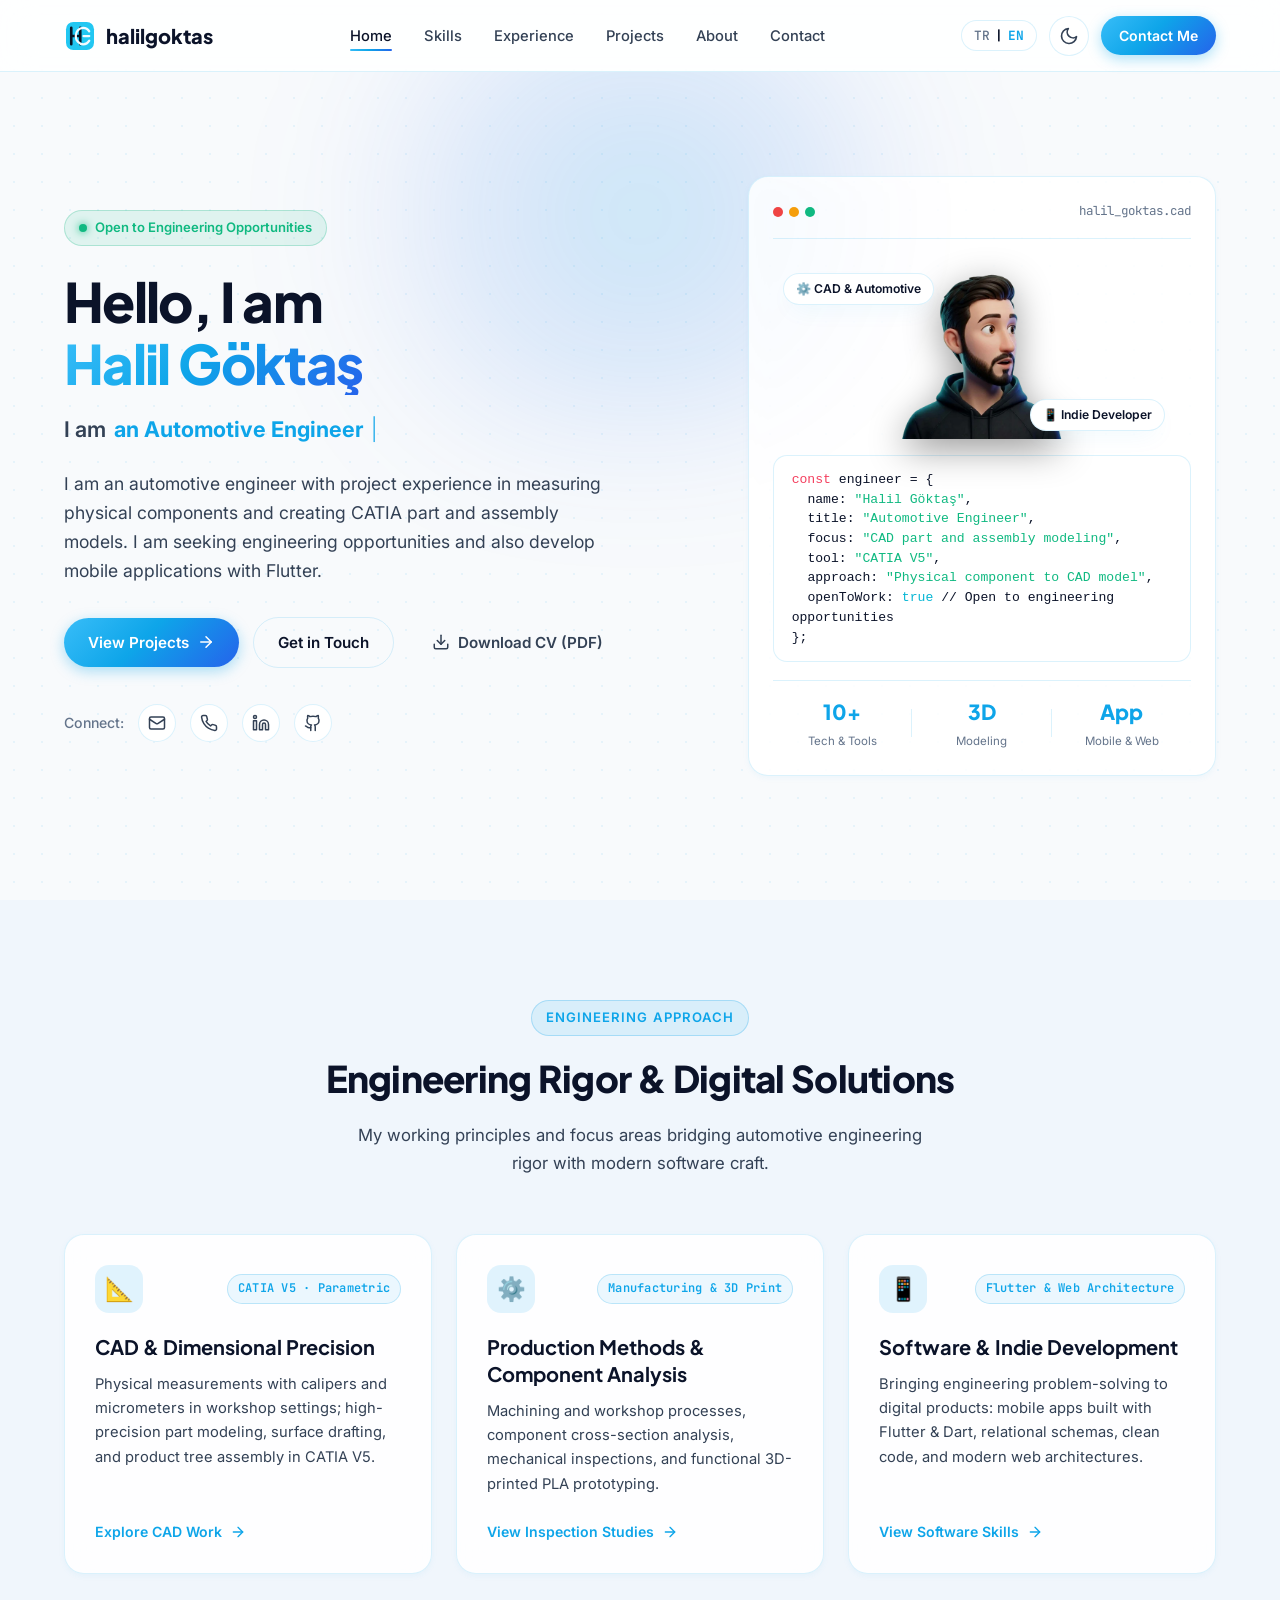
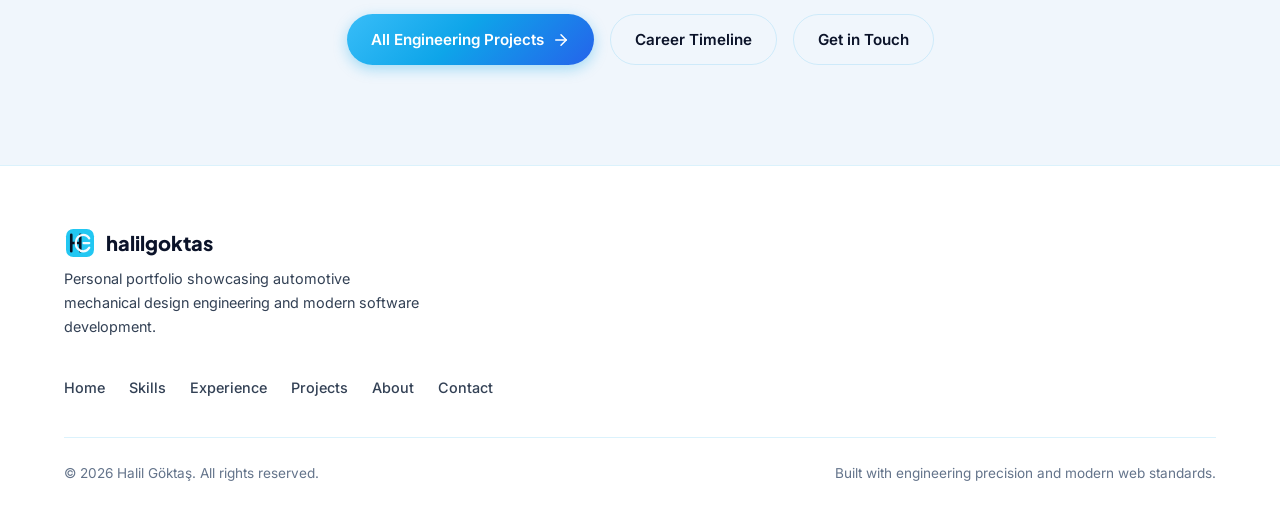
<file: index.html>
<!DOCTYPE html>
<html lang="tr" data-theme="dark">
<head>
  <meta charset="UTF-8" />
  <meta name="viewport" content="width=device-width, initial-scale=1.0" />
  <meta name="description" content="Halil Göktaş - Otomotiv ve Tasarım Mühendisi, Bağımsız Geliştirici. Mühendislik ve yazılım portfolyosu." />
  <title>Halil Göktaş | Otomotiv Mühendisi & Bağımsız Geliştirici</title>
  
  <!-- Favicon -->
  <link rel="icon" type="image/svg+xml" href="assets/halilgoktas-logo.svg" />

  <!-- Google Fonts: Inter, Plus Jakarta Sans & JetBrains Mono -->
  <link rel="preconnect" href="https://fonts.googleapis.com" />
  <link rel="preconnect" href="https://fonts.gstatic.com" crossorigin />
  <link href="https://fonts.googleapis.com/css2?family=Inter:wght@300;400;500;600;700&family=Plus+Jakarta+Sans:wght@500;600;700;800&family=JetBrains+Mono:wght@400;500;600&display=swap" rel="stylesheet" />

  <!-- CSS -->
  <link rel="stylesheet" href="style.css" />
</head>
<body>

  <!-- Okuma İlerleme Çubuğu -->
  <div id="scroll-progress" class="scroll-progress"></div>

  <!-- Toast Bildirimi -->
  <div id="toast" class="toast hidden" role="alert" aria-live="polite">
    <span id="toast-icon">✓</span>
    <span id="toast-message">Bildirim</span>
  </div>

  <!-- Üst Menü & Navigasyon -->
  <header class="header">
    <div class="container nav-container">
      <a href="index.html" class="logo" aria-label="Halil Göktaş">
        <img src="assets/halilgoktas-logo.svg" alt="Halil Göktaş Logo" class="logo-img" width="32" height="32" />
        <span class="logo-text">halilgoktas</span>
      </a>

      <!-- Masaüstü Navigasyon -->
      <nav class="nav-menu" id="nav-menu">
        <ul class="nav-list">
          <li><a href="index.html" class="nav-link active" data-i18n="nav.home">Ana Sayfa</a></li>
          <li><a href="skills.html" class="nav-link" data-i18n="nav.skills">Yetenekler</a></li>
          <li><a href="experience.html" class="nav-link" data-i18n="nav.experience">Deneyim</a></li>
          <li><a href="projects.html" class="nav-link" data-i18n="nav.projects">Projeler</a></li>
          <li><a href="about.html" class="nav-link" data-i18n="nav.about">Hakkımda</a></li>
          <li><a href="contact.html" class="nav-link" data-i18n="nav.contact">İletişim</a></li>
        </ul>
      </nav>

      <!-- Sağ Eylem Butonları -->
      <div class="nav-actions">
        <!-- Dil Değiştirici Buton -->
        <button id="lang-toggle" class="btn-lang" aria-label="Dili Değiştir / Change Language" title="Türkçe / English">
          <span id="lang-tr-badge" class="lang-active">TR</span>
          <span class="lang-sep">|</span>
          <span id="lang-en-badge" class="lang-inactive">EN</span>
        </button>

        <!-- Koyu/Açık Tema Değiştirici -->
        <button id="theme-toggle" class="icon-btn" aria-label="Temayı Değiştir" title="Temayı Değiştir">
          <svg class="sun-icon" xmlns="http://www.w3.org/2000/svg" width="20" height="20" viewBox="0 0 24 24" fill="none" stroke="currentColor" stroke-width="2" stroke-linecap="round" stroke-linejoin="round"><circle cx="12" cy="12" r="5"/><line x1="12" y1="1" x2="12" y2="3"/><line x1="12" y1="21" x2="12" y2="23"/><line x1="4.22" y1="4.22" x2="5.64" y2="5.64"/><line x1="18.36" y1="18.36" x2="19.78" y2="19.78"/><line x1="1" y1="12" x2="3" y2="12"/><line x1="21" y1="12" x2="23" y2="12"/><line x1="4.22" y1="19.78" x2="5.64" y2="18.36"/><line x1="18.36" y1="5.64" x2="19.78" y2="4.22"/></svg>
          <svg class="moon-icon" xmlns="http://www.w3.org/2000/svg" width="20" height="20" viewBox="0 0 24 24" fill="none" stroke="currentColor" stroke-width="2" stroke-linecap="round" stroke-linejoin="round"><path d="M21 12.79A9 9 0 1 1 11.21 3 7 7 0 0 0 21 12.79z"/></svg>
        </button>

        <a href="contact.html" class="btn btn-primary btn-sm hide-mobile" id="nav-contact-btn" data-i18n="nav.contactBtn">İletişime Geç</a>

        <!-- Mobil Menü Butonu -->
        <button id="mobile-toggle" aria-controls="nav-menu" aria-expanded="false" class="icon-btn mobile-toggle" aria-label="Menüyü Aç/Kapat">
          <svg class="menu-open-icon" xmlns="http://www.w3.org/2000/svg" width="22" height="22" viewBox="0 0 24 24" fill="none" stroke="currentColor" stroke-width="2" stroke-linecap="round" stroke-linejoin="round"><line x1="3" y1="12" x2="21" y2="12"/><line x1="3" y1="6" x2="21" y2="6"/><line x1="3" y1="18" x2="21" y2="18"/></svg>
          <svg class="menu-close-icon" xmlns="http://www.w3.org/2000/svg" width="22" height="22" viewBox="0 0 24 24" fill="none" stroke="currentColor" stroke-width="2" stroke-linecap="round" stroke-linejoin="round"><line x1="18" y1="6" x2="6" y2="18"/><line x1="6" y1="6" x2="18" y2="18"/></svg>
        </button>
      </div>
    </div>
  </header>

  <main>
    <!-- Hero Bölümü -->
    <section id="hero" class="hero-section">
      <div class="hero-background-glow"></div>

      <div class="container hero-container">
        <!-- Hero Sol Taraf (Metin ve Eylemler) -->
        <div class="hero-content">
          <div class="badge-pill">
            <span class="status-dot"></span>
            <span id="hero-badge-text" data-i18n="hero.badge">Mühendislik İş Fırsatlarına Açık</span>
          </div>

          <h1 class="hero-title">
            <span class="hero-greeting" data-i18n="hero.greeting">Merhaba, Ben</span> <br />
            <span class="gradient-text">Halil Göktaş</span>
          </h1>

          <!-- Dinamik Daktilo Unvanı -->
          <div class="hero-typewriter-wrapper">
            <span class="typewriter-prefix" data-i18n="hero.typewriterPrefix">Ben bir</span>
            <span id="typewriter-text" class="typewriter-text"></span>
            <span class="typewriter-cursor">|</span>
          </div>

          <p class="hero-description" data-i18n="hero.desc">Otomotiv mühendisiyim. Gerçek parçaların ölçümünden CATIA ortamında parça modelleme ve montaja uzanan projeler üzerinde çalıştım. Mühendislik alanında iş fırsatlarını değerlendiriyor, ayrıca Flutter ile mobil uygulamalar geliştiriyorum.</p>

          <!-- Eylem Butonları -->
          <div class="hero-cta-group">
            <a href="projects.html" class="btn btn-primary">
              <span data-i18n="hero.viewProjects">Projelerimi Gör</span>
              <svg xmlns="http://www.w3.org/2000/svg" width="18" height="18" viewBox="0 0 24 24" fill="none" stroke="currentColor" stroke-width="2" stroke-linecap="round" stroke-linejoin="round"><line x1="5" y1="12" x2="19" y2="12"/><polyline points="12 5 19 12 12 19"/></svg>
            </a>

            <a href="contact.html" class="btn btn-outline">
              <span data-i18n="hero.contactBtn">İletişime Geç</span>
            </a>

            <a id="download-cv-btn" href="Halil_Goktas_CV_TR.pdf" download="Halil_Goktas_CV_TR.pdf" class="btn btn-ghost" title="CV İndir (PDF)">
              <svg xmlns="http://www.w3.org/2000/svg" width="18" height="18" viewBox="0 0 24 24" fill="none" stroke="currentColor" stroke-width="2" stroke-linecap="round" stroke-linejoin="round"><path d="M21 15v4a2 2 0 0 1-2 2H5a2 2 0 0 1-2-2v-4"/><polyline points="7 10 12 15 17 10"/><line x1="12" y1="15" x2="12" y2="3"/></svg>
              <span data-i18n="hero.cvBtn">CV İndir (PDF)</span>
            </a>
          </div>

          <!-- Doğrudan Kanallar -->
          <div class="social-links-row">
            <span class="social-label" data-i18n="hero.linksLabel">Bağlantılar:</span>
            
            <a href="mailto:halilgoktas0@gmail.com" class="social-icon" title="E-posta: halilgoktas0@gmail.com" aria-label="E-posta Gönder">
              <svg xmlns="http://www.w3.org/2000/svg" width="18" height="18" viewBox="0 0 24 24" fill="none" stroke="currentColor" stroke-width="2" stroke-linecap="round" stroke-linejoin="round"><rect width="20" height="16" x="2" y="4" rx="2"/><path d="m22 7-8.97 5.7a1.94 1.94 0 0 1-2.06 0L2 7"/></svg>
            </a>

            <a href="tel:+905305978986" class="social-icon" title="Telefon: +90 530 597 8986" aria-label="Telefon ile Ara">
              <svg xmlns="http://www.w3.org/2000/svg" width="18" height="18" viewBox="0 0 24 24" fill="none" stroke="currentColor" stroke-width="2" stroke-linecap="round" stroke-linejoin="round"><path d="M22 16.92v3a2 2 0 0 1-2.18 2 19.79 19.79 0 0 1-8.63-3.07 19.5 19.5 0 0 1-6-6 19.79 19.79 0 0 1-3.07-8.67A2 2 0 0 1 4.11 2h3a2 2 0 0 1 2 1.72 12.84 12.84 0 0 0 .7 2.81 2 2 0 0 1-.45 2.11L8.09 9.91a16 16 0 0 0 6 6l1.27-1.27a2 2 0 0 1 2.11-.45 12.84 12.84 0 0 0 2.81.7A2 2 0 0 1 22 16.92z"/></svg>
            </a>

            <a href="https://www.linkedin.com/in/halilgoktas0/" target="_blank" rel="noopener noreferrer" class="social-icon" title="LinkedIn Profili" aria-label="LinkedIn">
              <svg xmlns="http://www.w3.org/2000/svg" width="18" height="18" viewBox="0 0 24 24" fill="none" stroke="currentColor" stroke-width="2" stroke-linecap="round" stroke-linejoin="round"><path d="M16 8a6 6 0 0 1 6 6v7h-4v-7a2 2 0 0 0-2-2 2 2 0 0 0-2 2v7h-4v-7a6 6 0 0 1 6-6z"/><rect width="4" height="12" x="2" y="9"/><circle cx="4" cy="4" r="2"/></svg>
            </a>

            <a href="https://github.com/Freeacen" target="_blank" rel="noopener noreferrer" class="social-icon" title="GitHub Profili" aria-label="GitHub">
              <svg xmlns="http://www.w3.org/2000/svg" width="18" height="18" viewBox="0 0 24 24" fill="none" stroke="currentColor" stroke-width="2" stroke-linecap="round" stroke-linejoin="round"><path d="M15 22v-4a4.8 4.8 0 0 0-1-3.5c3 0 6-2 6-5.5.08-1.25-.27-2.48-1-3.5.28-1.15.28-2.35 0-3.5 0 0-1 0-3 1.5-2.64-.5-5.36-.5-8 0C6 2 5 2 5 2c-.3 1.15-.3 2.35 0 3.5A5.403 5.403 0 0 0 4 9c0 3.5 3 5.5 6 5.5-.39.49-.68 1.05-.85 1.65-.17.6-.22 1.23-.15 1.85v4"/><path d="M9 18c-4.51 2-5-2-7-2"/></svg>
            </a>
          </div>
        </div>

        <!-- Hero Sağ Taraf (Profil Kartı & İstatistikler) -->
        <div class="hero-visual">
          <div class="profile-card glass-card">
            
            <div class="profile-card-header">
              <div class="window-dots">
                <span class="dot red"></span>
                <span class="dot yellow"></span>
                <span class="dot green"></span>
              </div>
              <span class="terminal-title">halil_goktas.cad</span>
            </div>

            <!-- 3D Yaşayan Karakter Sahnesi -->
            <div class="profile-avatar-stage">
              <div class="character-wrapper">
                <picture>
                  <source srcset="avatar.webp" type="image/webp" />
                  <img src="avatar.gif" alt="Halil Göktaş 3D Memoji Avatar" class="character-img" width="180" height="180" loading="eager" />
                </picture>
              </div>
              <div class="floating-badge badge-code">
                <span data-i18n="hero.badgeCad">⚙️ CAD &amp; Otomotiv</span>
              </div>
              <div class="floating-badge badge-tech">
                <span data-i18n="hero.badgeDev">📱 Bağımsız Geliştirici</span>
              </div>
            </div>

            <!-- Kod Bloğu Görseli -->
            <div class="profile-code-snippet">
              <pre><code><span class="code-kw">const</span> engineer = {
  name: <span class="code-str">"Halil Göktaş"</span>,
  title: <span class="code-str" data-i18n="hero.codeTitle">"Otomotiv Mühendisi"</span>,
  focus: <span class="code-str" data-i18n="hero.codeFocus">"CAD modelleme ve montaj"</span>,
  tool: <span class="code-str" data-i18n="hero.codeTool">"CATIA V5"</span>,
  approach: <span class="code-str" data-i18n="hero.codeApproach">"Gerçek parçadan CAD modeline"</span>,
  openToWork: <span class="code-bool">true</span> <span class="code-comment" data-i18n="hero.codeComment">// Mühendislik iş fırsatlarına açık</span>
};</code></pre>
            </div>

            <!-- İstatistik Rozetleri (Seçenek 4) -->
            <div class="profile-stats-row">
              <div class="stat-item">
                <span class="stat-number" data-i18n="hero.stat1Number">10+</span>
                <span class="stat-desc" data-i18n="hero.stat1Text">Teknoloji &amp; Araç</span>
              </div>
              <div class="stat-divider"></div>
              <div class="stat-item">
                <span class="stat-number" data-i18n="hero.stat2Number">3D</span>
                <span class="stat-desc" data-i18n="hero.stat2Text">Modelleme</span>
              </div>
              <div class="stat-divider"></div>
              <div class="stat-item">
                <span class="stat-number" data-i18n="hero.stat3Number">App</span>
                <span class="stat-desc" data-i18n="hero.stat3Text">Mobil &amp; Web</span>
              </div>
            </div>

          </div>
        </div>

      </div>
    </section>

    <!-- Mühendislik Yaklaşımı & Vizyon Bölümü -->
    <section class="section section-alt" id="engineering-vision">
      <div class="container">
        <div class="section-header text-center">
          <span class="section-badge" data-i18n="vision.badge">Mühendislik Yaklaşımı</span>
          <h2 class="section-title" data-i18n="vision.title">Mühendislik Disiplini &amp; Dijital Çözümler</h2>
          <p class="section-subtitle" data-i18n="vision.subtitle">Otomotiv mühendisliği titizliğini modern yazılım vizyonuyla birleştiren çalışma felsefem ve temel odak alanlarım.</p>
        </div>

        <div class="vision-grid">
          <!-- 1. CAD & Parça Hassasiyeti -->
          <article class="vision-card glass-card">
            <div class="vision-card-top">
              <div class="vision-card-icon">📐</div>
              <span class="vision-tag" data-i18n="vision.card1Tag">CATIA V5 · Parametrik</span>
            </div>
            <h3 class="vision-card-title" data-i18n="vision.card1Title">CAD &amp; Parça Hassasiyeti</h3>
            <p class="vision-card-desc" data-i18n="vision.card1Desc">Atölye ve sanayi ortamında kumpas ve mikrometre ile fiziksel ölçüm; CATIA V5'te hassas parça modelleme, yüzey işleme ve ürün ağacı montaj ilişkileri.</p>
            <a href="projects.html#shock" class="vision-card-link">
              <span data-i18n="vision.card1Btn">CAD Çalışmalarını İncele</span>
              <svg xmlns="http://www.w3.org/2000/svg" width="16" height="16" viewBox="0 0 24 24" fill="none" stroke="currentColor" stroke-width="2" stroke-linecap="round" stroke-linejoin="round"><line x1="5" y1="12" x2="19" y2="12"/><polyline points="12 5 19 12 12 19"/></svg>
            </a>
          </article>

          <!-- 2. Üretim Yöntemleri & Parça Analizi -->
          <article class="vision-card glass-card">
            <div class="vision-card-top">
              <div class="vision-card-icon">⚙️</div>
              <span class="vision-tag" data-i18n="vision.card2Tag">İmalat &amp; 3D Baskı</span>
            </div>
            <h3 class="vision-card-title" data-i18n="vision.card2Title">Üretim Yöntemleri &amp; Parça Analizi</h3>
            <p class="vision-card-desc" data-i18n="vision.card2Desc">Talaşlı imalat ve atölye süreçleri, parça kesit analizleri, mekanik incelemeler ve PLA ile fonksiyonel 3D baskı prototipleme.</p>
            <a href="projects.html#engine" class="vision-card-link">
              <span data-i18n="vision.card2Btn">İnceleme Çalışmalarını Gör</span>
              <svg xmlns="http://www.w3.org/2000/svg" width="16" height="16" viewBox="0 0 24 24" fill="none" stroke="currentColor" stroke-width="2" stroke-linecap="round" stroke-linejoin="round"><line x1="5" y1="12" x2="19" y2="12"/><polyline points="12 5 19 12 12 19"/></svg>
            </a>
          </article>

          <!-- 3. Bağımsız Yazılım & Dijital Ürünler -->
          <article class="vision-card glass-card">
            <div class="vision-card-top">
              <div class="vision-card-icon">📱</div>
              <span class="vision-tag" data-i18n="vision.card3Tag">Flutter &amp; Web Mimarisi</span>
            </div>
            <h3 class="vision-card-title" data-i18n="vision.card3Title">Yazılım &amp; Bağımsız Geliştirme</h3>
            <p class="vision-card-desc" data-i18n="vision.card3Desc">Mühendislik analitiğini dijital dünyaya taşıyan Flutter &amp; Dart mobil uygulamaları, veritabanı şemaları, temiz mimari ve modern web arayüzleri.</p>
            <a href="skills.html" class="vision-card-link">
              <span data-i18n="vision.card3Btn">Yazılım Yeteneklerini Gör</span>
              <svg xmlns="http://www.w3.org/2000/svg" width="16" height="16" viewBox="0 0 24 24" fill="none" stroke="currentColor" stroke-width="2" stroke-linecap="round" stroke-linejoin="round"><line x1="5" y1="12" x2="19" y2="12"/><polyline points="12 5 19 12 12 19"/></svg>
            </a>
          </article>
        </div>

        <!-- Alt Eylem Butonları -->
        <div class="vision-footer">
          <a class="btn btn-primary" href="projects.html">
            <span data-i18n="vision.viewAllProjects">Tüm Projeleri İncele</span>
            <svg xmlns="http://www.w3.org/2000/svg" width="18" height="18" viewBox="0 0 24 24" fill="none" stroke="currentColor" stroke-width="2" stroke-linecap="round" stroke-linejoin="round"><line x1="5" y1="12" x2="19" y2="12"/><polyline points="12 5 19 12 12 19"/></svg>
          </a>
          <a class="btn btn-outline" href="experience.html">
            <span data-i18n="vision.viewExperience">Kariyer Çizelgesi</span>
          </a>
          <a class="btn btn-outline" href="contact.html">
            <span data-i18n="vision.viewContact">İletişime Geç</span>
          </a>
        </div>
      </div>
    </section>
  </main>

  <!-- Alt Bilgi (Footer) -->
  <footer class="footer">
    <div class="container footer-container">
      <div class="footer-brand">
        <a href="index.html" class="logo" aria-label="Halil Göktaş">
        <img src="assets/halilgoktas-logo.svg" alt="Halil Göktaş Logo" class="logo-img" width="32" height="32" />
        <span class="logo-text">halilgoktas</span>
      </a>
        <p class="footer-desc" data-i18n="footer.desc">Otomotiv mekanik tasarım mühendisliği ve modern yazılım çözümleri kişisel vitrini.</p>
      </div>

      <ul class="footer-nav">
        <li><a href="index.html" data-i18n="nav.home">Ana Sayfa</a></li>
        <li><a href="skills.html" data-i18n="nav.skills">Yetenekler</a></li>
        <li><a href="experience.html" data-i18n="nav.experience">Deneyim</a></li>
        <li><a href="projects.html" data-i18n="nav.projects">Projeler</a></li>
        <li><a href="about.html" data-i18n="nav.about">Hakkımda</a></li>
        <li><a href="contact.html" data-i18n="nav.contact">İletişim</a></li>
      </ul>

      <div class="footer-bottom">
        <p class="copyright">
          &copy; <span id="current-year">2026</span> <span data-i18n="footer.copyright">Halil Göktaş. Tüm hakları saklıdır.</span>
        </p>
        <p class="credits" data-i18n="footer.credits">Mühendislik disiplini ve modern web standartları ile geliştirildi.</p>
      </div>
    </div>
  </footer>

  <!-- Yukarı Çık Butonu -->
  <button id="back-to-top" class="back-to-top" aria-label="Yukarı Çık" title="Yukarı Çık">
    <svg xmlns="http://www.w3.org/2000/svg" width="20" height="20" viewBox="0 0 24 24" fill="none" stroke="currentColor" stroke-width="2" stroke-linecap="round" stroke-linejoin="round"><line x1="12" y1="19" x2="12" y2="5"/><polyline points="5 12 12 5 19 12"/></svg>
  </button>

  <!-- JavaScript -->
  <script src="main.js"></script>
</body>
</html>
</file>
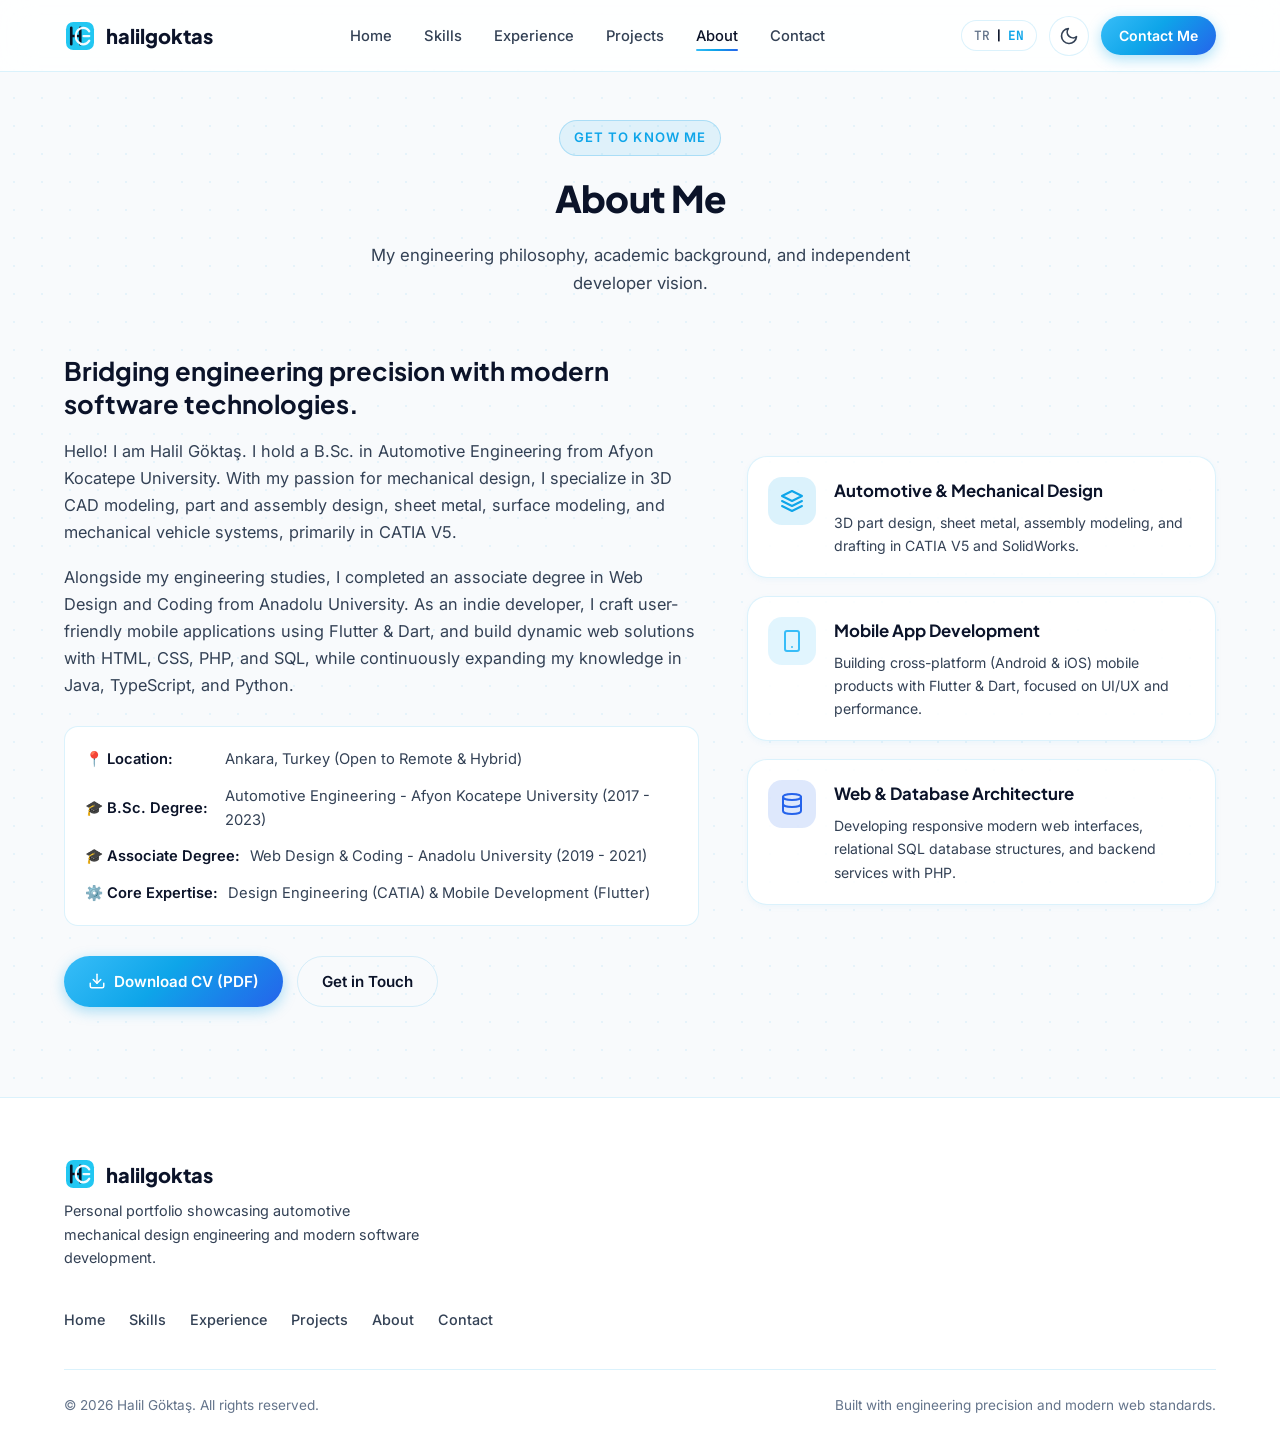
<file: about.html>
<!DOCTYPE html>
<html lang="tr" data-theme="dark">
<head>
  <meta charset="UTF-8" />
  <meta name="viewport" content="width=device-width, initial-scale=1.0" />
  <meta name="description" content="Halil Göktaş - Otomotiv Mühendisliği, CATIA V5 tasarım yetkinliği ve web kodlama geçmişi." />
  <title>Hakkımda | Halil Göktaş</title>
  
  <!-- Favicon -->
  <link rel="icon" type="image/svg+xml" href="assets/halilgoktas-logo.svg" />

  <!-- Google Fonts -->
  <link rel="preconnect" href="https://fonts.googleapis.com" />
  <link rel="preconnect" href="https://fonts.gstatic.com" crossorigin />
  <link href="https://fonts.googleapis.com/css2?family=Inter:wght@300;400;500;600;700&family=Plus+Jakarta+Sans:wght@500;600;700;800&family=JetBrains+Mono:wght@400;500;600&display=swap" rel="stylesheet" />

  <!-- CSS -->
  <link rel="stylesheet" href="style.css" />
</head>
<body>

  <div id="scroll-progress" class="scroll-progress"></div>

  <!-- Toast Bildirimi -->
  <div id="toast" class="toast hidden" role="alert" aria-live="polite">
    <span id="toast-icon">✓</span>
    <span id="toast-message">Bildirim</span>
  </div>

  <!-- Üst Menü -->
  <header class="header">
    <div class="container nav-container">
      <a href="index.html" class="logo" aria-label="Halil Göktaş">
        <img src="assets/halilgoktas-logo.svg" alt="Halil Göktaş Logo" class="logo-img" width="32" height="32" />
        <span class="logo-text">halilgoktas</span>
      </a>

      <nav class="nav-menu" id="nav-menu">
        <ul class="nav-list">
          <li><a href="index.html" class="nav-link" data-i18n="nav.home">Ana Sayfa</a></li>
          <li><a href="skills.html" class="nav-link" data-i18n="nav.skills">Yetenekler</a></li>
          <li><a href="experience.html" class="nav-link" data-i18n="nav.experience">Deneyim</a></li>
          <li><a href="projects.html" class="nav-link" data-i18n="nav.projects">Projeler</a></li>
          <li><a href="about.html" class="nav-link active" data-i18n="nav.about">Hakkımda</a></li>
          <li><a href="contact.html" class="nav-link" data-i18n="nav.contact">İletişim</a></li>
        </ul>
      </nav>

      <div class="nav-actions">
        <button id="lang-toggle" class="btn-lang" aria-label="Dili Değiştir / Change Language" title="Türkçe / English">
          <span id="lang-tr-badge" class="lang-active">TR</span>
          <span class="lang-sep">|</span>
          <span id="lang-en-badge" class="lang-inactive">EN</span>
        </button>

        <button id="theme-toggle" class="icon-btn" aria-label="Temayı Değiştir" title="Temayı Değiştir">
          <svg class="sun-icon" xmlns="http://www.w3.org/2000/svg" width="20" height="20" viewBox="0 0 24 24" fill="none" stroke="currentColor" stroke-width="2" stroke-linecap="round" stroke-linejoin="round"><circle cx="12" cy="12" r="5"/><line x1="12" y1="1" x2="12" y2="3"/><line x1="12" y1="21" x2="12" y2="23"/><line x1="4.22" y1="4.22" x2="5.64" y2="5.64"/><line x1="18.36" y1="18.36" x2="19.78" y2="19.78"/><line x1="1" y1="12" x2="3" y2="12"/><line x1="21" y1="12" x2="23" y2="12"/><line x1="4.22" y1="19.78" x2="5.64" y2="18.36"/><line x1="18.36" y1="5.64" x2="19.78" y2="4.22"/></svg>
          <svg class="moon-icon" xmlns="http://www.w3.org/2000/svg" width="20" height="20" viewBox="0 0 24 24" fill="none" stroke="currentColor" stroke-width="2" stroke-linecap="round" stroke-linejoin="round"><path d="M21 12.79A9 9 0 1 1 11.21 3 7 7 0 0 0 21 12.79z"/></svg>
        </button>

        <a href="contact.html" class="btn btn-primary btn-sm hide-mobile" data-i18n="nav.contactBtn">İletişime Geç</a>

        <button id="mobile-toggle" aria-controls="nav-menu" aria-expanded="false" class="icon-btn mobile-toggle" aria-label="Menüyü Aç/Kapat">
          <svg class="menu-open-icon" xmlns="http://www.w3.org/2000/svg" width="22" height="22" viewBox="0 0 24 24" fill="none" stroke="currentColor" stroke-width="2" stroke-linecap="round" stroke-linejoin="round"><line x1="3" y1="12" x2="21" y2="12"/><line x1="3" y1="6" x2="21" y2="6"/><line x1="3" y1="18" x2="21" y2="18"/></svg>
          <svg class="menu-close-icon" xmlns="http://www.w3.org/2000/svg" width="22" height="22" viewBox="0 0 24 24" fill="none" stroke="currentColor" stroke-width="2" stroke-linecap="round" stroke-linejoin="round"><line x1="18" y1="6" x2="6" y2="18"/><line x1="6" y1="6" x2="18" y2="18"/></svg>
        </button>
      </div>
    </div>
  </header>

  <main class="page-section">
    <div class="container">
      
      <!-- Başlık Bölümü -->
      <div class="section-header text-center">
        <span class="section-badge" data-i18n="about.badge">Beni Tanıyın</span>
        <h1 class="section-title" data-i18n="about.title">Hakkımda</h1>
        <p class="section-subtitle" data-i18n="about.subtitle">
          Mühendislik felsefem, akademik geçmişim ve bağımsız geliştirici vizyonum.
        </p>
      </div>

      <!-- Hakkımda İçerik Izgarası -->
      <div class="about-grid">
        <!-- Sol Kolon: Biyografi & Bilgi Listesi -->
        <div class="about-text-col">
          <h2 class="about-heading" data-i18n="about.heading">
            Mühendislik hassasiyetini modern yazılım dünyasıyla birleştiriyorum.
          </h2>

          <p class="about-paragraph" data-i18n="about.p1">
            Merhaba! Ben Halil Göktaş. Afyon Kocatepe Üniversitesi Otomotiv Mühendisliği lisans programından mezunum. Tasarım mühendisliğine duyduğum tutkuyla özellikle CATIA V5 başta olmak üzere 3D parça ve montaj tasarımı, sac metal modelleme, yüzey işleme ve mekanik taşıt sistemlerinde yetkinlik kazandım.
          </p>

          <p class="about-paragraph" data-i18n="about.p2">
            Mühendislik disiplinime paralel olarak Anadolu Üniversitesi Web Tasarım ve Kodlama bölümünü bitirdim. Bağımsız bir geliştirici (Indie Developer) olarak Flutter & Dart ile kullanıcı deneyimi yüksek mobil uygulamalar üretiyor; HTML, CSS, PHP ve SQL ile dinamik web çözümleri geliştiriyorum. Ayrıca Java, TypeScript ve Python teknolojileriyle kendimi sürekli güncelliyorum.
          </p>

          <!-- Özet Bilgi Tablosu -->
          <div class="about-info-list">
            <div class="info-item">
              <span class="info-label" data-i18n="about.locLabel">📍 Konum:</span>
              <span class="info-value" data-i18n="about.locVal">Ankara, Türkiye (Uzaktan & Hibrit Çalışmaya Açık)</span>
            </div>
            <div class="info-item">
              <span class="info-label" data-i18n="about.deg1Label">🎓 Lisans:</span>
              <span class="info-value" data-i18n="about.deg1Val">Otomotiv Mühendisliği - Afyon Kocatepe Üniversitesi (2017 - 2023)</span>
            </div>
            <div class="info-item">
              <span class="info-label" data-i18n="about.deg2Label">🎓 Ön Lisans:</span>
              <span class="info-value" data-i18n="about.deg2Val">Web Tasarım ve Kodlama - Anadolu Üniversitesi (2019 - 2021)</span>
            </div>
            <div class="info-item">
              <span class="info-label" data-i18n="about.expLabel">⚙️ Uzmanlık:</span>
              <span class="info-value" data-i18n="about.expVal">Tasarım Mühendisliği (CATIA) & Mobil Geliştirme (Flutter)</span>
            </div>
          </div>

          <!-- CV İndirme Eylemi -->
          <div style="margin-top: 30px; display: flex; gap: 14px; flex-wrap: wrap;">
            <a id="download-cv-btn" href="Halil_Goktas_CV_TR.pdf" download="Halil_Goktas_CV_TR.pdf" class="btn btn-primary" title="CV İndir (PDF)">
              <svg xmlns="http://www.w3.org/2000/svg" width="18" height="18" viewBox="0 0 24 24" fill="none" stroke="currentColor" stroke-width="2" stroke-linecap="round" stroke-linejoin="round"><path d="M21 15v4a2 2 0 0 1-2 2H5a2 2 0 0 1-2-2v-4"/><polyline points="7 10 12 15 17 10"/><line x1="12" y1="15" x2="12" y2="3"/></svg>
              <span data-i18n="hero.cvBtn">CV İndir (PDF)</span>
            </a>
            <a href="contact.html" class="btn btn-outline">
              <span data-i18n="hero.contactBtn">İletişime Geç</span>
            </a>
          </div>
        </div>

        <!-- Sağ Kolon: Öne Çıkan Özellik Kartları -->
        <div class="about-cards-col">
          <div class="feature-card glass-card">
            <div class="feature-icon-wrapper accent-indigo">
              <svg xmlns="http://www.w3.org/2000/svg" width="24" height="24" viewBox="0 0 24 24" fill="none" stroke="currentColor" stroke-width="2" stroke-linecap="round" stroke-linejoin="round"><polygon points="12 2 2 7 12 12 22 7 12 2"/><polyline points="2 17 12 22 22 17"/><polyline points="2 12 12 17 22 12"/></svg>
            </div>
            <div>
              <h3 class="feature-title" data-i18n="about.card1Title">Otomotiv & Tasarım Mühendisliği</h3>
              <p class="feature-text" data-i18n="about.card1Desc">
                CATIA V5 ile parça, montaj ve sac metal modelleme; SolidWorks ile mekanik çizim deneyimi.
              </p>
            </div>
          </div>

          <div class="feature-card glass-card">
            <div class="feature-icon-wrapper accent-cyan">
              <svg xmlns="http://www.w3.org/2000/svg" width="24" height="24" viewBox="0 0 24 24" fill="none" stroke="currentColor" stroke-width="2" stroke-linecap="round" stroke-linejoin="round"><rect width="14" height="20" x="5" y="2" rx="2" ry="2"/><path d="M12 18h.01"/></svg>
            </div>
            <div>
              <h3 class="feature-title" data-i18n="about.card2Title">Mobil Uygulama Geliştirme</h3>
              <p class="feature-text" data-i18n="about.card2Desc">
                Flutter & Dart ile Android ve iOS için modern, akıcı ve yüksek performanslı mobil ürünler.
              </p>
            </div>
          </div>

          <div class="feature-card glass-card">
            <div class="feature-icon-wrapper accent-violet">
              <svg xmlns="http://www.w3.org/2000/svg" width="24" height="24" viewBox="0 0 24 24" fill="none" stroke="currentColor" stroke-width="2" stroke-linecap="round" stroke-linejoin="round"><ellipse cx="12" cy="5" rx="9" ry="3"/><path d="M3 5V19A9 3 0 0 0 21 19V5"/><path d="M3 12A9 3 0 0 0 21 12"/></svg>
            </div>
            <div>
              <h3 class="feature-title" data-i18n="about.card3Title">Web & Veritabanı Mimarisi</h3>
              <p class="feature-text" data-i18n="about.card3Desc">
                HTML5, modern CSS3, PHP ve SQL ile dinamik web sayfaları, veri yönetimi ve entegrasyon.
              </p>
            </div>
          </div>
        </div>
      </div>

    </div>
  </main>

  <!-- Alt Bilgi -->
  <footer class="footer">
    <div class="container footer-container">
      <div class="footer-brand">
        <a href="index.html" class="logo" aria-label="Halil Göktaş">
        <img src="assets/halilgoktas-logo.svg" alt="Halil Göktaş Logo" class="logo-img" width="32" height="32" />
        <span class="logo-text">halilgoktas</span>
      </a>
        <p class="footer-desc" data-i18n="footer.desc">
          Otomotiv mekanik tasarım mühendisliği ve modern yazılım çözümleri kişisel vitrini.
        </p>
      </div>

      <ul class="footer-nav">
        <li><a href="index.html" data-i18n="nav.home">Ana Sayfa</a></li>
        <li><a href="skills.html" data-i18n="nav.skills">Yetenekler</a></li>
        <li><a href="experience.html" data-i18n="nav.experience">Deneyim</a></li>
        <li><a href="projects.html" data-i18n="nav.projects">Projeler</a></li>
        <li><a href="about.html" data-i18n="nav.about">Hakkımda</a></li>
        <li><a href="contact.html" data-i18n="nav.contact">İletişim</a></li>
      </ul>

      <div class="footer-bottom">
        <p class="copyright">
          &copy; <span id="current-year">2026</span> <span data-i18n="footer.copyright">Halil Göktaş. Tüm hakları saklıdır.</span>
        </p>
        <p class="credits" data-i18n="footer.credits">
          Mühendislik disiplini ve modern web standartları ile geliştirildi.
        </p>
      </div>
    </div>
  </footer>

  <button id="back-to-top" class="back-to-top" aria-label="Yukarı Çık" title="Yukarı Çık">
    <svg xmlns="http://www.w3.org/2000/svg" width="20" height="20" viewBox="0 0 24 24" fill="none" stroke="currentColor" stroke-width="2" stroke-linecap="round" stroke-linejoin="round"><line x1="12" y1="19" x2="12" y2="5"/><polyline points="5 12 12 5 19 12"/></svg>
  </button>

  <script src="main.js"></script>
</body>
</html>
</file>
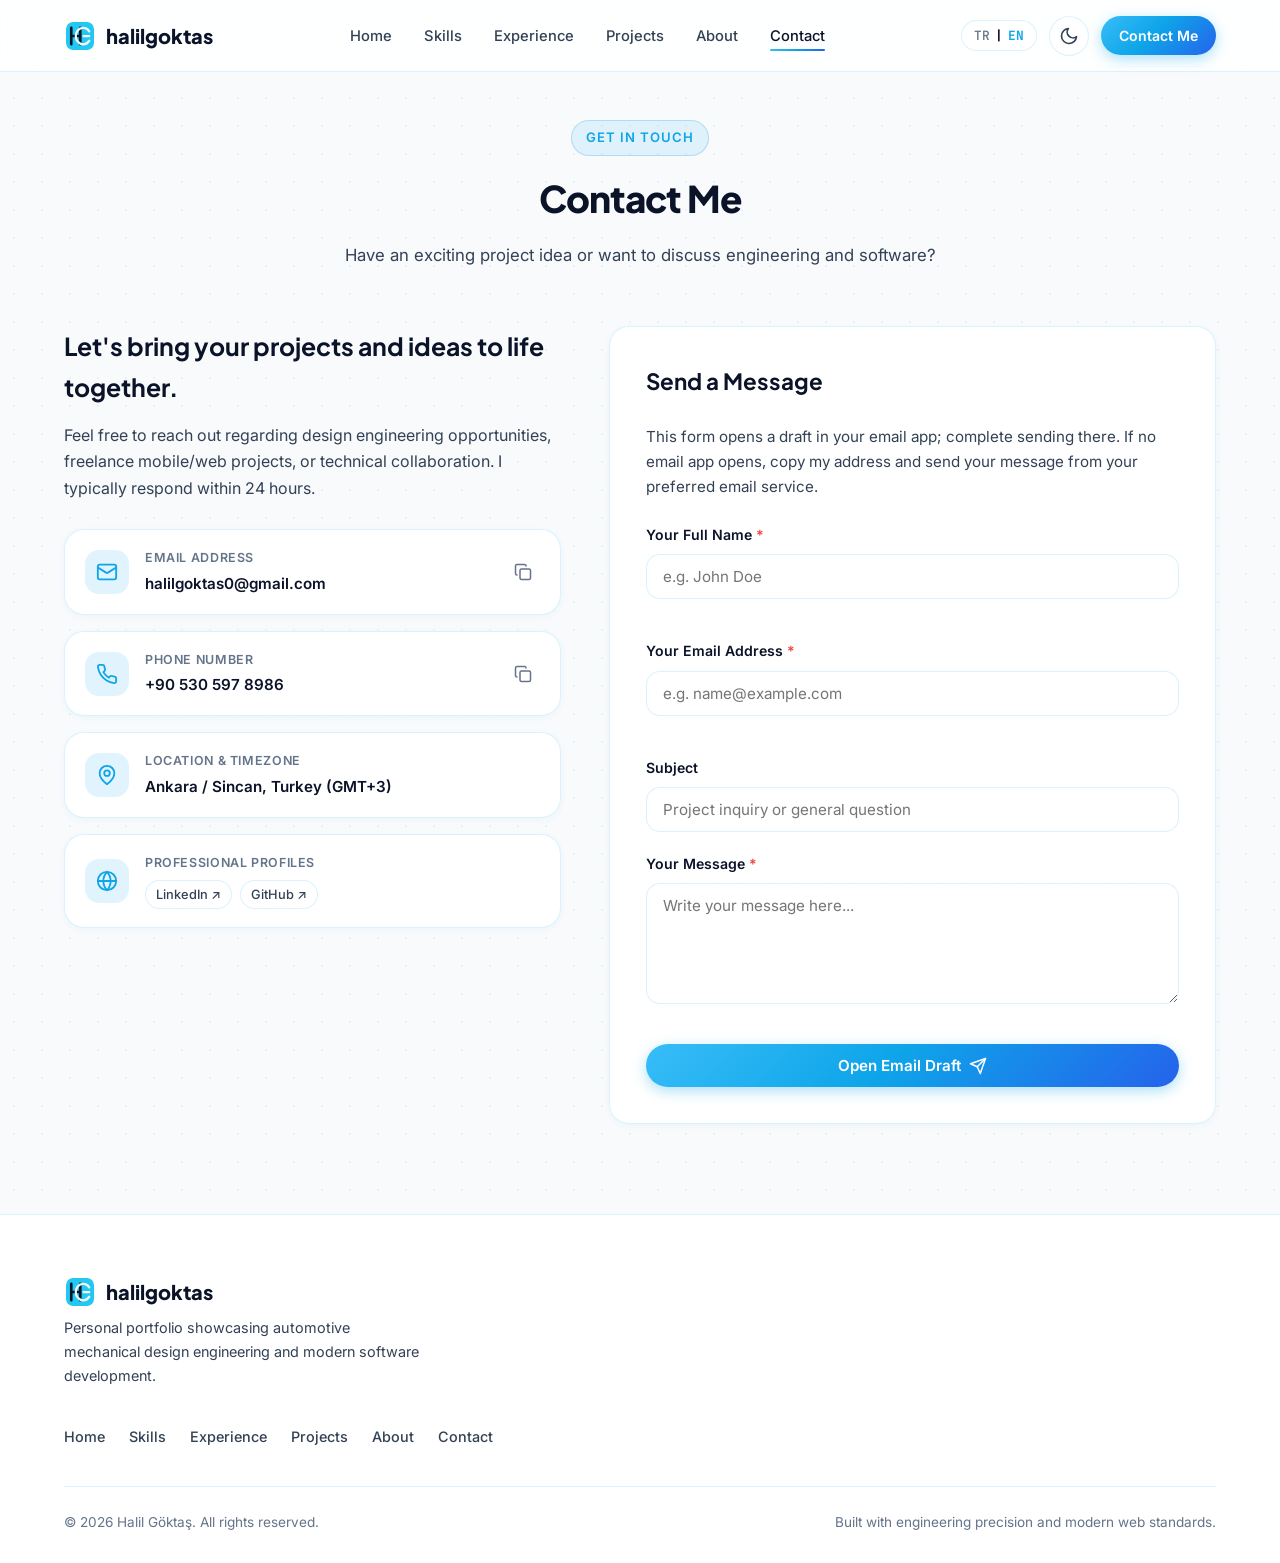
<file: contact.html>
<!DOCTYPE html>
<html lang="tr" data-theme="dark">
<head>
  <meta charset="UTF-8" />
  <meta name="viewport" content="width=device-width, initial-scale=1.0" />
  <meta name="description" content="Halil Göktaş - İletişim: E-posta, Telefon, Ankara konumu, LinkedIn ve doğrudan mesaj formu." />
  <title>İletişim | Halil Göktaş</title>
  
  <link rel="icon" type="image/svg+xml" href="assets/halilgoktas-logo.svg" />

  <link rel="preconnect" href="https://fonts.googleapis.com" />
  <link rel="preconnect" href="https://fonts.gstatic.com" crossorigin />
  <link href="https://fonts.googleapis.com/css2?family=Inter:wght@300;400;500;600;700&family=Plus+Jakarta+Sans:wght@500;600;700;800&family=JetBrains+Mono:wght@400;500;600&display=swap" rel="stylesheet" />

  <link rel="stylesheet" href="style.css" />
</head>
<body>

  <div id="scroll-progress" class="scroll-progress"></div>

  <div id="toast" class="toast hidden" role="alert" aria-live="polite">
    <span id="toast-icon">✓</span>
    <span id="toast-message">Bildirim</span>
  </div>

  <header class="header">
    <div class="container nav-container">
      <a href="index.html" class="logo" aria-label="Halil Göktaş">
        <img src="assets/halilgoktas-logo.svg" alt="Halil Göktaş Logo" class="logo-img" width="32" height="32" />
        <span class="logo-text">halilgoktas</span>
      </a>

      <nav class="nav-menu" id="nav-menu">
        <ul class="nav-list">
          <li><a href="index.html" class="nav-link" data-i18n="nav.home">Ana Sayfa</a></li>
          <li><a href="skills.html" class="nav-link" data-i18n="nav.skills">Yetenekler</a></li>
          <li><a href="experience.html" class="nav-link" data-i18n="nav.experience">Deneyim</a></li>
          <li><a href="projects.html" class="nav-link" data-i18n="nav.projects">Projeler</a></li>
          <li><a href="about.html" class="nav-link" data-i18n="nav.about">Hakkımda</a></li>
          <li><a href="contact.html" class="nav-link active" data-i18n="nav.contact">İletişim</a></li>
        </ul>
      </nav>

      <div class="nav-actions">
        <button id="lang-toggle" class="btn-lang" aria-label="Dili Değiştir / Change Language" title="Türkçe / English">
          <span id="lang-tr-badge" class="lang-active">TR</span>
          <span class="lang-sep">|</span>
          <span id="lang-en-badge" class="lang-inactive">EN</span>
        </button>

        <button id="theme-toggle" class="icon-btn" aria-label="Temayı Değiştir" title="Temayı Değiştir">
          <svg class="sun-icon" xmlns="http://www.w3.org/2000/svg" width="20" height="20" viewBox="0 0 24 24" fill="none" stroke="currentColor" stroke-width="2" stroke-linecap="round" stroke-linejoin="round"><circle cx="12" cy="12" r="5"/><line x1="12" y1="1" x2="12" y2="3"/><line x1="12" y1="21" x2="12" y2="23"/><line x1="4.22" y1="4.22" x2="5.64" y2="5.64"/><line x1="18.36" y1="18.36" x2="19.78" y2="19.78"/><line x1="1" y1="12" x2="3" y2="12"/><line x1="21" y1="12" x2="23" y2="12"/><line x1="4.22" y1="19.78" x2="5.64" y2="18.36"/><line x1="18.36" y1="5.64" x2="19.78" y2="4.22"/></svg>
          <svg class="moon-icon" xmlns="http://www.w3.org/2000/svg" width="20" height="20" viewBox="0 0 24 24" fill="none" stroke="currentColor" stroke-width="2" stroke-linecap="round" stroke-linejoin="round"><path d="M21 12.79A9 9 0 1 1 11.21 3 7 7 0 0 0 21 12.79z"/></svg>
        </button>

        <a href="contact.html" class="btn btn-primary btn-sm hide-mobile" data-i18n="nav.contactBtn">İletişime Geç</a>

        <button id="mobile-toggle" aria-controls="nav-menu" aria-expanded="false" class="icon-btn mobile-toggle" aria-label="Menüyü Aç/Kapat">
          <svg class="menu-open-icon" xmlns="http://www.w3.org/2000/svg" width="22" height="22" viewBox="0 0 24 24" fill="none" stroke="currentColor" stroke-width="2" stroke-linecap="round" stroke-linejoin="round"><line x1="3" y1="12" x2="21" y2="12"/><line x1="3" y1="6" x2="21" y2="6"/><line x1="3" y1="18" x2="21" y2="18"/></svg>
          <svg class="menu-close-icon" xmlns="http://www.w3.org/2000/svg" width="22" height="22" viewBox="0 0 24 24" fill="none" stroke="currentColor" stroke-width="2" stroke-linecap="round" stroke-linejoin="round"><line x1="18" y1="6" x2="6" y2="18"/><line x1="6" y1="6" x2="18" y2="18"/></svg>
        </button>
      </div>
    </div>
  </header>

  <main class="page-section">
    <div class="container">
      
      <div class="section-header text-center">
        <span class="section-badge" data-i18n="contact.badge">Bağlantı Kurun</span>
        <h1 class="section-title" data-i18n="contact.title">İletişime Geçin</h1>
        <p class="section-subtitle" data-i18n="contact.subtitle">Yeni bir proje fikriniz mi var, yoksa sadece merhaba mı demek istiyorsunuz?</p>
      </div>

      <!-- İletişim Izgarası -->
      <div class="contact-grid">
        <!-- Sol Kolon: Doğrudan İletişim Kanalları -->
        <div class="contact-info-col">
          <h2 class="contact-info-heading" data-i18n="contact.heading">Projelerinizi ve fikirlerinizi birlikte hayata geçirelim.</h2>
          <p class="contact-info-desc" data-i18n="contact.desc">Tasarım mühendisliği pozisyonları, freelance mobil/web projeleri veya teknik iş birlikleri için bana dilediğiniz zaman ulaşabilirsiniz. Genellikle 24 saat içinde dönüş yapıyorum.</p>

          <div class="contact-cards-list">
            <!-- 1. E-posta Kartı -->
            <div class="contact-card glass-card">
              <div class="contact-card-icon">
                <svg xmlns="http://www.w3.org/2000/svg" width="22" height="22" viewBox="0 0 24 24" fill="none" stroke="currentColor" stroke-width="2" stroke-linecap="round" stroke-linejoin="round"><rect width="20" height="16" x="2" y="4" rx="2"/><path d="m22 7-8.97 5.7a1.94 1.94 0 0 1-2.06 0L2 7"/></svg>
              </div>
              <div class="contact-card-details">
                <span class="contact-card-label" data-i18n="contact.emailLabel">E-posta Adresi</span>
                <a class="contact-card-value" id="email-address-text" href="mailto:halilgoktas0@gmail.com">halilgoktas0@gmail.com</a>
              </div>
              <button id="copy-email-btn" class="btn-copy" aria-label="E-posta Adresini Kopyala" data-i18n-title="contact.copyTooltip">
                <svg xmlns="http://www.w3.org/2000/svg" width="18" height="18" viewBox="0 0 24 24" fill="none" stroke="currentColor" stroke-width="2" stroke-linecap="round" stroke-linejoin="round"><rect width="14" height="14" x="8" y="8" rx="2" ry="2"/><path d="M4 16c-1.1 0-2-.9-2-2V4c0-1.1.9-2 2-2h10c1.1 0 2 .9 2 2"/></svg>
                <span class="copy-tooltip" data-i18n="contact.copyTooltip">Kopyala</span>
              </button>
            </div>

            <!-- 2. Telefon Kartı -->
            <div class="contact-card glass-card">
              <div class="contact-card-icon">
                <svg xmlns="http://www.w3.org/2000/svg" width="22" height="22" viewBox="0 0 24 24" fill="none" stroke="currentColor" stroke-width="2" stroke-linecap="round" stroke-linejoin="round"><path d="M22 16.92v3a2 2 0 0 1-2.18 2 19.79 19.79 0 0 1-8.63-3.07 19.5 19.5 0 0 1-6-6 19.79 19.79 0 0 1-3.07-8.67A2 2 0 0 1 4.11 2h3a2 2 0 0 1 2 1.72 12.84 12.84 0 0 0 .7 2.81 2 2 0 0 1-.45 2.11L8.09 9.91a16 16 0 0 0 6 6l1.27-1.27a2 2 0 0 1 2.11-.45 12.84 12.84 0 0 0 2.81.7A2 2 0 0 1 22 16.92z"/></svg>
              </div>
              <div class="contact-card-details">
                <span class="contact-card-label" data-i18n="contact.phoneLabel">Telefon Numarası</span>
                <a class="contact-card-value" id="phone-number-text" href="tel:+905305978986">+90 530 597 8986</a>
              </div>
              <button id="copy-phone-btn" class="btn-copy" aria-label="Telefon Numarasını Kopyala" data-i18n-title="contact.copyTooltip">
                <svg xmlns="http://www.w3.org/2000/svg" width="18" height="18" viewBox="0 0 24 24" fill="none" stroke="currentColor" stroke-width="2" stroke-linecap="round" stroke-linejoin="round"><rect width="14" height="14" x="8" y="8" rx="2" ry="2"/><path d="M4 16c-1.1 0-2-.9-2-2V4c0-1.1.9-2 2-2h10c1.1 0 2 .9 2 2"/></svg>
                <span class="copy-tooltip" data-i18n="contact.copyTooltip">Kopyala</span>
              </button>
            </div>

            <!-- 3. Konum Kartı -->
            <div class="contact-card glass-card">
              <div class="contact-card-icon">
                <svg xmlns="http://www.w3.org/2000/svg" width="22" height="22" viewBox="0 0 24 24" fill="none" stroke="currentColor" stroke-width="2" stroke-linecap="round" stroke-linejoin="round"><path d="M20 10c0 6-8 12-8 12s-8-6-8-12a8 8 0 0 1 16 0Z"/><circle cx="12" cy="10" r="3"/></svg>
              </div>
              <div class="contact-card-details">
                <span class="contact-card-label" data-i18n="contact.locLabel">Konum &amp; Saat Dilimi</span>
                <span class="contact-card-value" data-i18n="contact.locVal">Ankara / Sincan, Türkiye (GMT+3)</span>
              </div>
            </div>

            <!-- 4. Profesyonel Profiller -->
            <div class="contact-card glass-card">
              <div class="contact-card-icon">
                <svg xmlns="http://www.w3.org/2000/svg" width="22" height="22" viewBox="0 0 24 24" fill="none" stroke="currentColor" stroke-width="2" stroke-linecap="round" stroke-linejoin="round"><circle cx="12" cy="12" r="10"/><path d="M12 2a14.5 14.5 0 0 0 0 20 14.5 14.5 0 0 0 0-20"/><path d="M2 12h20"/></svg>
              </div>
              <div class="contact-card-details">
                <span class="contact-card-label" data-i18n="contact.profilesLabel">Profesyonel Profiller</span>
                <div class="contact-social-pills">
                  <a href="https://www.linkedin.com/in/halilgoktas0/" target="_blank" rel="noopener noreferrer" class="social-pill">
                    LinkedIn ↗
                  </a>
                  <a href="https://github.com/Freeacen" target="_blank" rel="noopener noreferrer" class="social-pill">
                    GitHub ↗
                  </a>
                </div>
              </div>
            </div>
          </div>
        </div>

        <!-- Sağ Kolon: İnteraktif İletişim Formu -->
        <div class="contact-form-col">
          <div class="contact-form-card glass-card">
            <h3 class="form-title" data-i18n="contact.formTitle">Mesaj Gönderin</h3>
            
            <p class="form-note" id="email-draft-note" data-i18n="work.formNote">Bu form e-posta uygulamanızda bir taslak açar; gönderimi oradan tamamlayın. E-posta uygulamanız açılmazsa adresimi kopyalayarak mesajınızı gönderebilirsiniz.</p>
            <form aria-describedby="email-draft-note" id="contact-form" class="contact-form" novalidate>
              <div class="form-group">
                <label for="name" class="form-label">
                  <span data-i18n="contact.nameLabel">Adınız Soyadınız</span> <span class="required">*</span>
                </label>
                <input type="text" id="name" name="name" class="form-input" data-i18n-placeholder="contact.namePlaceholder" placeholder="Örn: Ahmet Yılmaz" required />
                <span id="name-error" class="form-error"></span>
              </div>

              <div class="form-group">
                <label for="email" class="form-label">
                  <span data-i18n="contact.emailInputLabel">E-posta Adresiniz</span> <span class="required">*</span>
                </label>
                <input type="email" id="email" name="email" class="form-input" data-i18n-placeholder="contact.emailPlaceholder" placeholder="ornek@email.com" required />
                <span id="email-error" class="form-error"></span>
              </div>

              <div class="form-group">
                <label for="subject" class="form-label" data-i18n="contact.subjectLabel">Konu</label>
                <input type="text" id="subject" name="subject" class="form-input" data-i18n-placeholder="contact.subjectPlaceholder" placeholder="Proje teklifi veya genel soru" />
              </div>

              <div class="form-group">
                <label for="message" class="form-label">
                  <span data-i18n="contact.messageLabel">Mesajınız</span> <span class="required">*</span>
                </label>
                <textarea id="message" name="message" rows="5" class="form-textarea" data-i18n-placeholder="contact.messagePlaceholder" placeholder="Mesajınızı buraya yazabilirsiniz..." required></textarea>
                <span id="message-error" class="form-error"></span>
              </div>

              <button type="submit" id="submit-btn" class="btn btn-primary btn-block">
                <span data-i18n="contact.submitBtn">E-posta Taslağı Aç</span>
                <svg xmlns="http://www.w3.org/2000/svg" width="18" height="18" viewBox="0 0 24 24" fill="none" stroke="currentColor" stroke-width="2" stroke-linecap="round" stroke-linejoin="round"><line x1="22" y1="2" x2="11" y2="13"/><polygon points="22 2 15 22 11 13 2 9 22 2"/></svg>
              </button>
            </form>
          </div>
        </div>
      </div>

    </div>
  </main>

  <footer class="footer">
    <div class="container footer-container">
      <div class="footer-brand">
        <a href="index.html" class="logo" aria-label="Halil Göktaş">
        <img src="assets/halilgoktas-logo.svg" alt="Halil Göktaş Logo" class="logo-img" width="32" height="32" />
        <span class="logo-text">halilgoktas</span>
      </a>
        <p class="footer-desc" data-i18n="footer.desc">Otomotiv mekanik tasarım mühendisliği ve modern yazılım çözümleri kişisel vitrini.</p>
      </div>

      <ul class="footer-nav">
        <li><a href="index.html" data-i18n="nav.home">Ana Sayfa</a></li>
        <li><a href="skills.html" data-i18n="nav.skills">Yetenekler</a></li>
        <li><a href="experience.html" data-i18n="nav.experience">Deneyim</a></li>
        <li><a href="projects.html" data-i18n="nav.projects">Projeler</a></li>
        <li><a href="about.html" data-i18n="nav.about">Hakkımda</a></li>
        <li><a href="contact.html" data-i18n="nav.contact">İletişim</a></li>
      </ul>

      <div class="footer-bottom">
        <p class="copyright">
          &copy; <span id="current-year">2026</span> <span data-i18n="footer.copyright">Halil Göktaş. Tüm hakları saklıdır.</span>
        </p>
        <p class="credits" data-i18n="footer.credits">Mühendislik disiplini ve modern web standartları ile geliştirildi.</p>
      </div>
    </div>
  </footer>

  <button id="back-to-top" class="back-to-top" aria-label="Yukarı Çık" title="Yukarı Çık">
    <svg xmlns="http://www.w3.org/2000/svg" width="20" height="20" viewBox="0 0 24 24" fill="none" stroke="currentColor" stroke-width="2" stroke-linecap="round" stroke-linejoin="round"><line x1="12" y1="19" x2="12" y2="5"/><polyline points="5 12 12 5 19 12"/></svg>
  </button>

  <script src="main.js"></script>
</body>
</html>
</file>
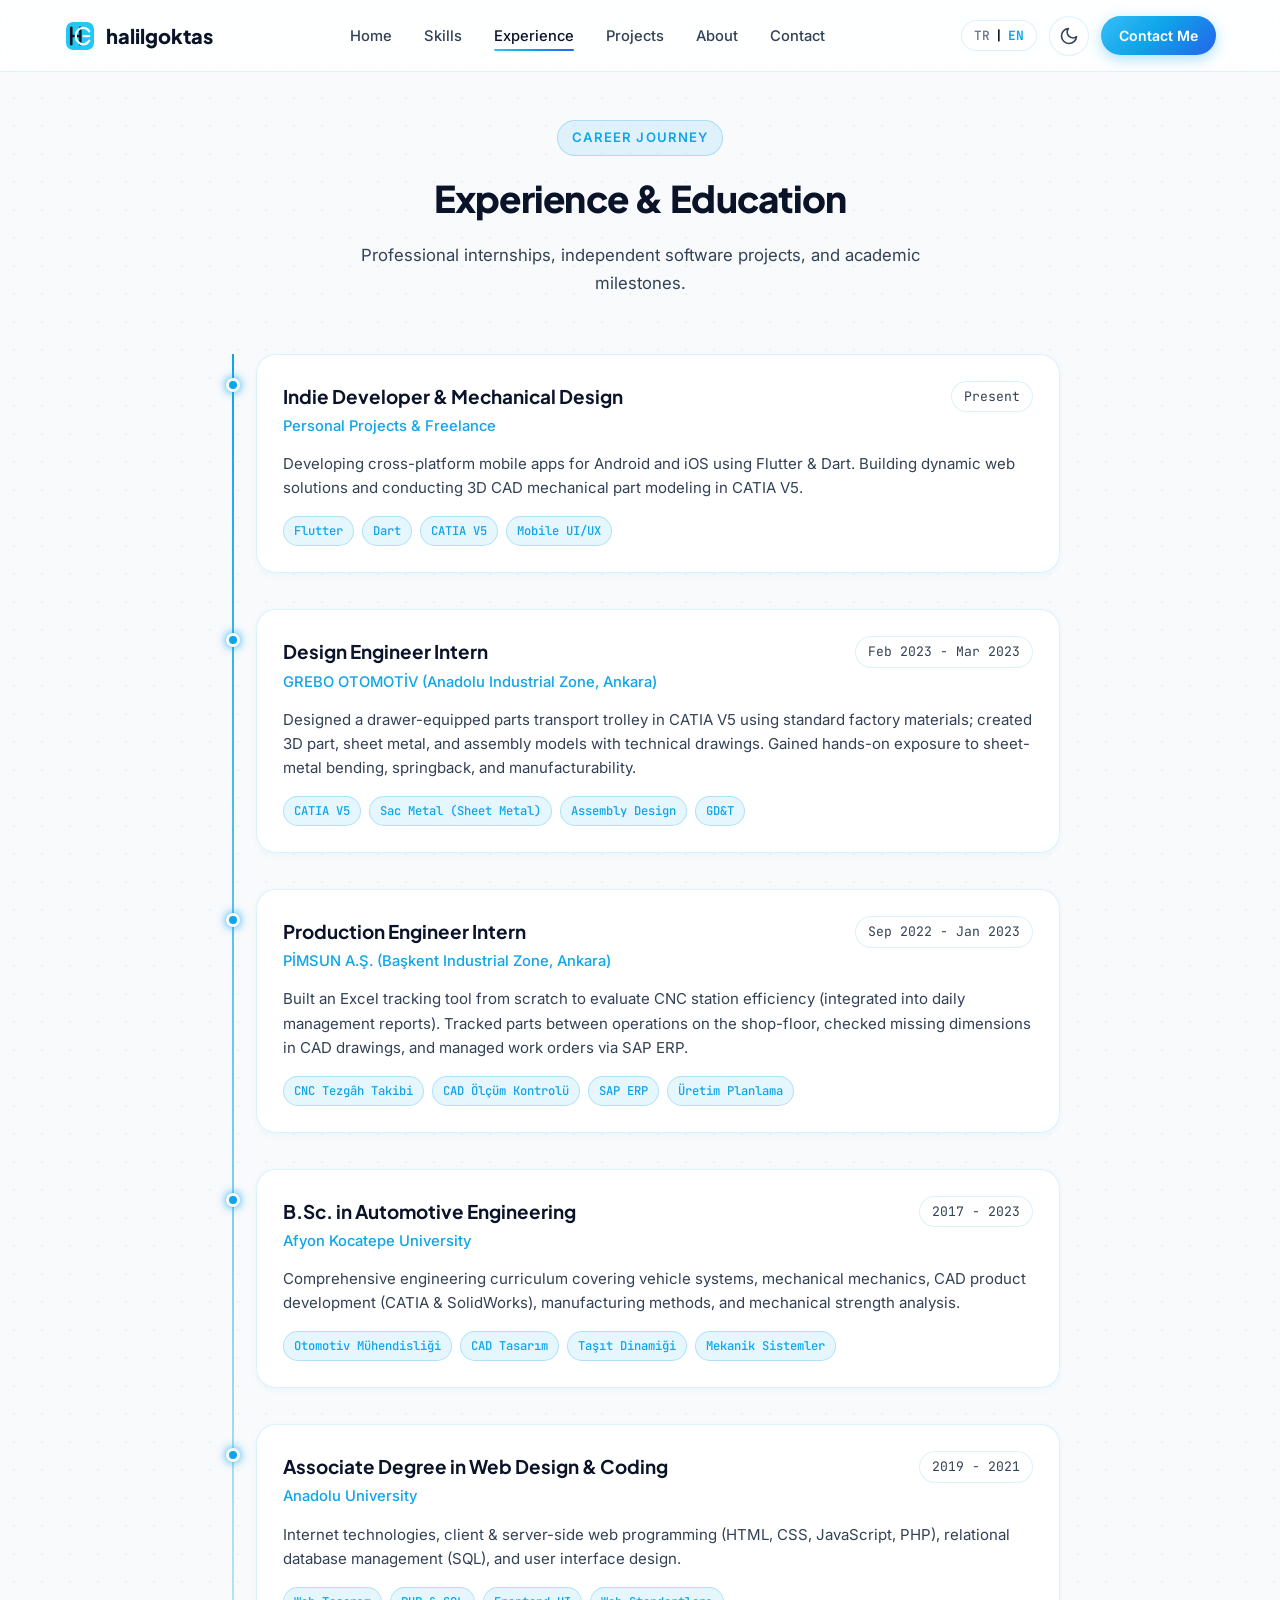
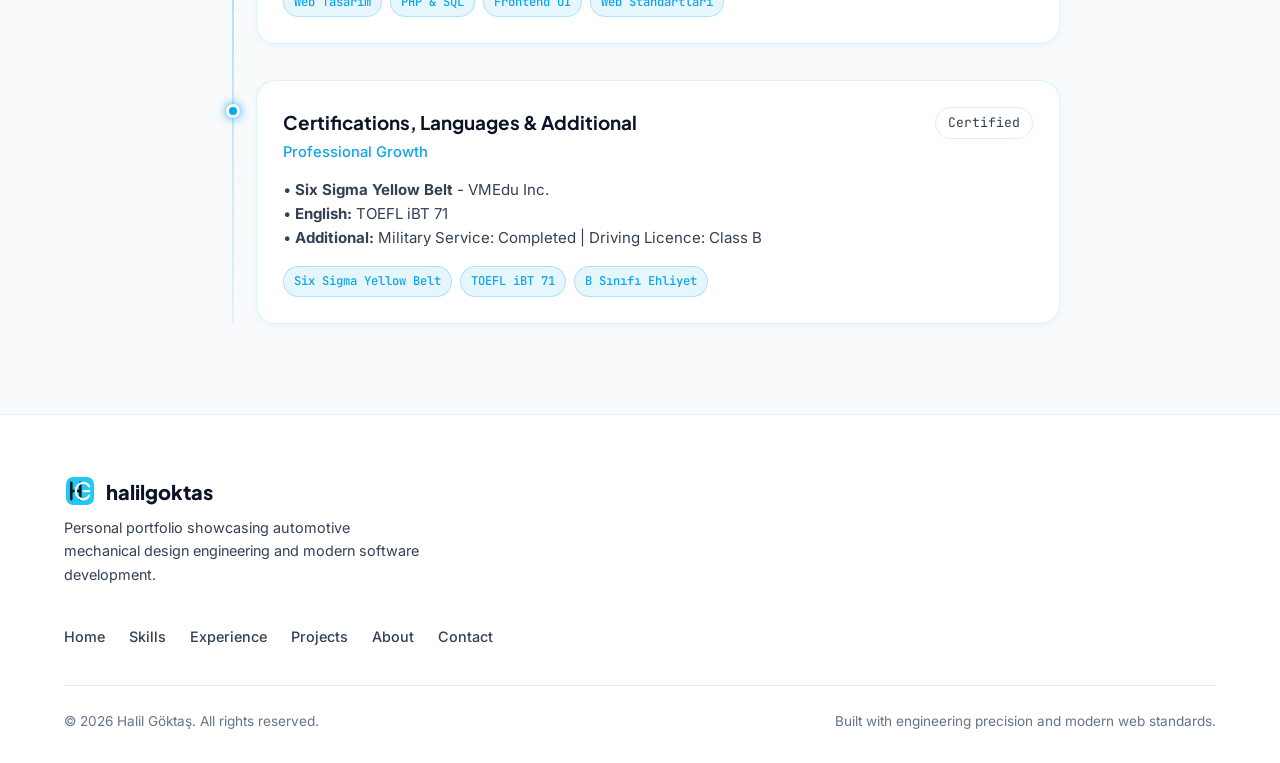
<file: experience.html>
<!DOCTYPE html>
<html lang="tr" data-theme="dark">
<head>
  <meta charset="UTF-8" />
  <meta name="viewport" content="width=device-width, initial-scale=1.0" />
  <meta name="description" content="Halil Göktaş - Grebo Otomotiv, Pimsun A.Ş. ve Bağımsız Geliştirici kariyer zaman çizelgesi." />
  <title>Deneyim & Eğitim | Halil Göktaş</title>
  
  <link rel="icon" type="image/svg+xml" href="assets/halilgoktas-logo.svg" />

  <link rel="preconnect" href="https://fonts.googleapis.com" />
  <link rel="preconnect" href="https://fonts.gstatic.com" crossorigin />
  <link href="https://fonts.googleapis.com/css2?family=Inter:wght@300;400;500;600;700&family=Plus+Jakarta+Sans:wght@500;600;700;800&family=JetBrains+Mono:wght@400;500;600&display=swap" rel="stylesheet" />

  <link rel="stylesheet" href="style.css" />
</head>
<body>

  <div id="scroll-progress" class="scroll-progress"></div>

  <div id="toast" class="toast hidden" role="alert" aria-live="polite">
    <span id="toast-icon">✓</span>
    <span id="toast-message">Bildirim</span>
  </div>

  <header class="header">
    <div class="container nav-container">
      <a href="index.html" class="logo" aria-label="Halil Göktaş">
        <img src="assets/halilgoktas-logo.svg" alt="Halil Göktaş Logo" class="logo-img" width="32" height="32" />
        <span class="logo-text">halilgoktas</span>
      </a>

      <nav class="nav-menu" id="nav-menu">
        <ul class="nav-list">
          <li><a href="index.html" class="nav-link" data-i18n="nav.home">Ana Sayfa</a></li>
          <li><a href="skills.html" class="nav-link" data-i18n="nav.skills">Yetenekler</a></li>
          <li><a href="experience.html" class="nav-link active" data-i18n="nav.experience">Deneyim</a></li>
          <li><a href="projects.html" class="nav-link" data-i18n="nav.projects">Projeler</a></li>
          <li><a href="about.html" class="nav-link" data-i18n="nav.about">Hakkımda</a></li>
          <li><a href="contact.html" class="nav-link" data-i18n="nav.contact">İletişim</a></li>
        </ul>
      </nav>

      <div class="nav-actions">
        <button id="lang-toggle" class="btn-lang" aria-label="Dili Değiştir / Change Language" title="Türkçe / English">
          <span id="lang-tr-badge" class="lang-active">TR</span>
          <span class="lang-sep">|</span>
          <span id="lang-en-badge" class="lang-inactive">EN</span>
        </button>

        <button id="theme-toggle" class="icon-btn" aria-label="Temayı Değiştir" title="Temayı Değiştir">
          <svg class="sun-icon" xmlns="http://www.w3.org/2000/svg" width="20" height="20" viewBox="0 0 24 24" fill="none" stroke="currentColor" stroke-width="2" stroke-linecap="round" stroke-linejoin="round"><circle cx="12" cy="12" r="5"/><line x1="12" y1="1" x2="12" y2="3"/><line x1="12" y1="21" x2="12" y2="23"/><line x1="4.22" y1="4.22" x2="5.64" y2="5.64"/><line x1="18.36" y1="18.36" x2="19.78" y2="19.78"/><line x1="1" y1="12" x2="3" y2="12"/><line x1="21" y1="12" x2="23" y2="12"/><line x1="4.22" y1="19.78" x2="5.64" y2="18.36"/><line x1="18.36" y1="5.64" x2="19.78" y2="4.22"/></svg>
          <svg class="moon-icon" xmlns="http://www.w3.org/2000/svg" width="20" height="20" viewBox="0 0 24 24" fill="none" stroke="currentColor" stroke-width="2" stroke-linecap="round" stroke-linejoin="round"><path d="M21 12.79A9 9 0 1 1 11.21 3 7 7 0 0 0 21 12.79z"/></svg>
        </button>

        <a href="contact.html" class="btn btn-primary btn-sm hide-mobile" data-i18n="nav.contactBtn">İletişime Geç</a>

        <button id="mobile-toggle" aria-controls="nav-menu" aria-expanded="false" class="icon-btn mobile-toggle" aria-label="Menüyü Aç/Kapat">
          <svg class="menu-open-icon" xmlns="http://www.w3.org/2000/svg" width="22" height="22" viewBox="0 0 24 24" fill="none" stroke="currentColor" stroke-width="2" stroke-linecap="round" stroke-linejoin="round"><line x1="3" y1="12" x2="21" y2="12"/><line x1="3" y1="6" x2="21" y2="6"/><line x1="3" y1="18" x2="21" y2="18"/></svg>
          <svg class="menu-close-icon" xmlns="http://www.w3.org/2000/svg" width="22" height="22" viewBox="0 0 24 24" fill="none" stroke="currentColor" stroke-width="2" stroke-linecap="round" stroke-linejoin="round"><line x1="18" y1="6" x2="6" y2="18"/><line x1="6" y1="6" x2="18" y2="18"/></svg>
        </button>
      </div>
    </div>
  </header>

  <main class="page-section">
    <div class="container">
      
      <div class="section-header text-center">
        <span class="section-badge" data-i18n="experience.badge">Kariyer Yolculuğum</span>
        <h1 class="section-title" data-i18n="experience.title">Deneyim & Eğitim</h1>
        <p class="section-subtitle" data-i18n="experience.subtitle">
          Profesyonel staj geçmişim, bağımsız yazılım çalışmalarım ve akademik başarılarım.
        </p>
      </div>

      <!-- Zaman Çizelgesi (Timeline) -->
      <div class="timeline-container">
        <!-- 1. Bağımsız Geliştirici -->
        <div class="timeline-item">
          <div class="timeline-dot"></div>
          <div class="timeline-content glass-card">
            <div class="timeline-header">
              <div>
                <h3 class="timeline-role" data-i18n="experience.exp1Role">Bağımsız Geliştirici (Indie Dev) & Mekanik Tasarım</h3>
                <span class="timeline-company" data-i18n="experience.exp1Comp">Kişisel Projeler & Girişim</span>
              </div>
              <span class="timeline-date" data-i18n="experience.exp1Date">Güncel</span>
            </div>
            <p class="timeline-desc" data-i18n="experience.exp1Desc">
              Flutter & Dart ile Android ve iOS için modern mobil uygulamalar geliştirildi. Web tasarım disipliniyle dinamik web sayfaları üretildi. CATIA V5 ile mekanik parça ve 3D otomotiv modelleme çalışmaları yürütüldü.
            </p>
            <div class="timeline-tags">
              <span class="tag">Flutter</span>
              <span class="tag">Dart</span>
              <span class="tag">CATIA V5</span>
              <span class="tag">Mobile UI/UX</span>
            </div>
          </div>
        </div>

        <!-- 2. GREBO OTOMOTİV -->
        <div class="timeline-item">
          <div class="timeline-dot"></div>
          <div class="timeline-content glass-card">
            <div class="timeline-header">
              <div>
                <h3 class="timeline-role" data-i18n="experience.exp2Role">Tasarım Mühendisi Stajyeri</h3>
                <span class="timeline-company" data-i18n="experience.exp2Comp">GREBO OTOMOTİV (Anadolu OSB, Ankara)</span>
              </div>
              <span class="timeline-date" data-i18n="experience.exp2Date">Şubat 2023 - Mart 2023</span>
            </div>
            <p class="timeline-desc" data-i18n="experience.exp2Desc">
              Fabrika çözümleri ve standart malzemeler referans alınarak tasarım bölümü için çekmeceli parça taşıma ekipmanı CATIA V5 ile tasarlandı; 3D parça, sac parça ve montaj modelleri ile parça teknik resimleri hazırlandı. Seri üretim öncesi sac büküm, geri esneme ve üretilebilirlik kontrollerinde saha deneyimi kazanıldı.
            </p>
            <div class="timeline-tags">
              <span class="tag">CATIA V5</span>
              <span class="tag">Sac Metal (Sheet Metal)</span>
              <span class="tag">Assembly Design</span>
              <span class="tag">GD&T</span>
            </div>
          </div>
        </div>

        <!-- 3. PİMSUN A.Ş. -->
        <div class="timeline-item">
          <div class="timeline-dot"></div>
          <div class="timeline-content glass-card">
            <div class="timeline-header">
              <div>
                <h3 class="timeline-role" data-i18n="experience.exp3Role">Üretim Mühendisi Stajyeri</h3>
                <span class="timeline-company" data-i18n="experience.exp3Comp">PİMSUN A.Ş. (Başkent OSB, Ankara)</span>
              </div>
              <span class="timeline-date" data-i18n="experience.exp3Date">Eylül 2022 - Ocak 2023</span>
            </div>
            <p class="timeline-desc" data-i18n="experience.exp3Desc">
              CNC tezgâhlarının çalışma ve verimlilik durumunu karşılaştırmak için sıfırdan Excel takip aracı geliştirildi (günlük yönetim raporlarına dahil edildi). Parçaların CNC ve sonraki operasyonlar arası saha takibi yapıldı. Eksik ölçüler CAD dosyalarından kontrol edildi ve SAP üzerinde iş emirleri/üretim verisi takibi yürütüldü.
            </p>
            <div class="timeline-tags">
              <span class="tag">CNC Tezgâh Takibi</span>
              <span class="tag">CAD Ölçüm Kontrolü</span>
              <span class="tag">SAP ERP</span>
              <span class="tag">Üretim Planlama</span>
            </div>
          </div>
        </div>

        <!-- 4. Afyon Kocatepe Üniversitesi (Lisans) -->
        <div class="timeline-item">
          <div class="timeline-dot"></div>
          <div class="timeline-content glass-card">
            <div class="timeline-header">
              <div>
                <h3 class="timeline-role" data-i18n="experience.exp4Role">Lisans Derecesi - Otomotiv Mühendisliği</h3>
                <span class="timeline-company" data-i18n="experience.exp4Comp">Afyon Kocatepe Üniversitesi</span>
              </div>
              <span class="timeline-date" data-i18n="experience.exp4Date">2017 - 2023</span>
            </div>
            <p class="timeline-desc" data-i18n="experience.exp4Desc">
              Otomotiv sistemleri, taşıt mekaniği, CAD tabanlı ürün geliştirme (CATIA & SolidWorks modelleme), üretim yöntemleri, mekanik mukavemet ve tasarım mühendisliği üzerine kapsamlı lisans eğitimi.
            </p>
            <div class="timeline-tags">
              <span class="tag">Otomotiv Mühendisliği</span>
              <span class="tag">CAD Tasarım</span>
              <span class="tag">Taşıt Dinamiği</span>
              <span class="tag">Mekanik Sistemler</span>
            </div>
          </div>
        </div>

        <!-- 5. Anadolu Üniversitesi (Ön Lisans) -->
        <div class="timeline-item">
          <div class="timeline-dot"></div>
          <div class="timeline-content glass-card">
            <div class="timeline-header">
              <div>
                <h3 class="timeline-role" data-i18n="experience.exp5Role">Ön Lisans Derecesi - Web Tasarım ve Kodlama</h3>
                <span class="timeline-company" data-i18n="experience.exp5Comp">Anadolu Üniversitesi (AÖF)</span>
              </div>
              <span class="timeline-date" data-i18n="experience.exp5Date">2019 - 2021</span>
            </div>
            <p class="timeline-desc" data-i18n="experience.exp5Desc">
              İnternet teknolojileri, istemci ve sunucu taraflı web programlama (HTML, CSS, JavaScript, PHP), veritabanı yönetimi (SQL) ve modern kullanıcı arayüzü tasarımı eğitimi.
            </p>
            <div class="timeline-tags">
              <span class="tag">Web Tasarım</span>
              <span class="tag">PHP & SQL</span>
              <span class="tag">Frontend UI</span>
              <span class="tag">Web Standartları</span>
            </div>
          </div>
        </div>

        <!-- 6. Sertifikalar & Dil -->
        <div class="timeline-item">
          <div class="timeline-dot"></div>
          <div class="timeline-content glass-card">
            <div class="timeline-header">
              <div>
                <h3 class="timeline-role" data-i18n="experience.exp6Role">Sertifikalar, Yabancı Dil & Ek Yetkinlikler</h3>
                <span class="timeline-company" data-i18n="experience.exp6Comp">Mesleki ve Kişisel Gelişim</span>
              </div>
              <span class="timeline-date" data-i18n="experience.exp6Date">Sertifikalı</span>
            </div>
            <div class="timeline-desc" data-i18n="experience.exp6Desc" data-i18n-html="true">
              • <strong>Six Sigma Yellow Belt</strong> - VMEdu Inc.<br>
              • <strong>İngilizce:</strong> TOEFL iBT 71<br>
              • <strong>Ek Bilgiler:</strong> Askerlik: Tamamlandı | Sürücü Belgesi: B Sınıfı
            </div>
            <div class="timeline-tags">
              <span class="tag">Six Sigma Yellow Belt</span>
              <span class="tag">TOEFL iBT 71</span>
              <span class="tag">B Sınıfı Ehliyet</span>
            </div>
          </div>
        </div>
      </div>

    </div>
  </main>

  <footer class="footer">
    <div class="container footer-container">
      <div class="footer-brand">
        <a href="index.html" class="logo" aria-label="Halil Göktaş">
        <img src="assets/halilgoktas-logo.svg" alt="Halil Göktaş Logo" class="logo-img" width="32" height="32" />
        <span class="logo-text">halilgoktas</span>
      </a>
        <p class="footer-desc" data-i18n="footer.desc">
          Otomotiv mekanik tasarım mühendisliği ve modern yazılım çözümleri kişisel vitrini.
        </p>
      </div>

      <ul class="footer-nav">
        <li><a href="index.html" data-i18n="nav.home">Ana Sayfa</a></li>
        <li><a href="skills.html" data-i18n="nav.skills">Yetenekler</a></li>
        <li><a href="experience.html" data-i18n="nav.experience">Deneyim</a></li>
        <li><a href="projects.html" data-i18n="nav.projects">Projeler</a></li>
        <li><a href="about.html" data-i18n="nav.about">Hakkımda</a></li>
        <li><a href="contact.html" data-i18n="nav.contact">İletişim</a></li>
      </ul>

      <div class="footer-bottom">
        <p class="copyright">
          &copy; <span id="current-year">2026</span> <span data-i18n="footer.copyright">Halil Göktaş. Tüm hakları saklıdır.</span>
        </p>
        <p class="credits" data-i18n="footer.credits">
          Mühendislik disiplini ve modern web standartları ile geliştirildi.
        </p>
      </div>
    </div>
  </footer>

  <button id="back-to-top" class="back-to-top" aria-label="Yukarı Çık" title="Yukarı Çık">
    <svg xmlns="http://www.w3.org/2000/svg" width="20" height="20" viewBox="0 0 24 24" fill="none" stroke="currentColor" stroke-width="2" stroke-linecap="round" stroke-linejoin="round"><line x1="12" y1="19" x2="12" y2="5"/><polyline points="5 12 12 5 19 12"/></svg>
  </button>

  <script src="main.js"></script>
</body>
</html>
</file>
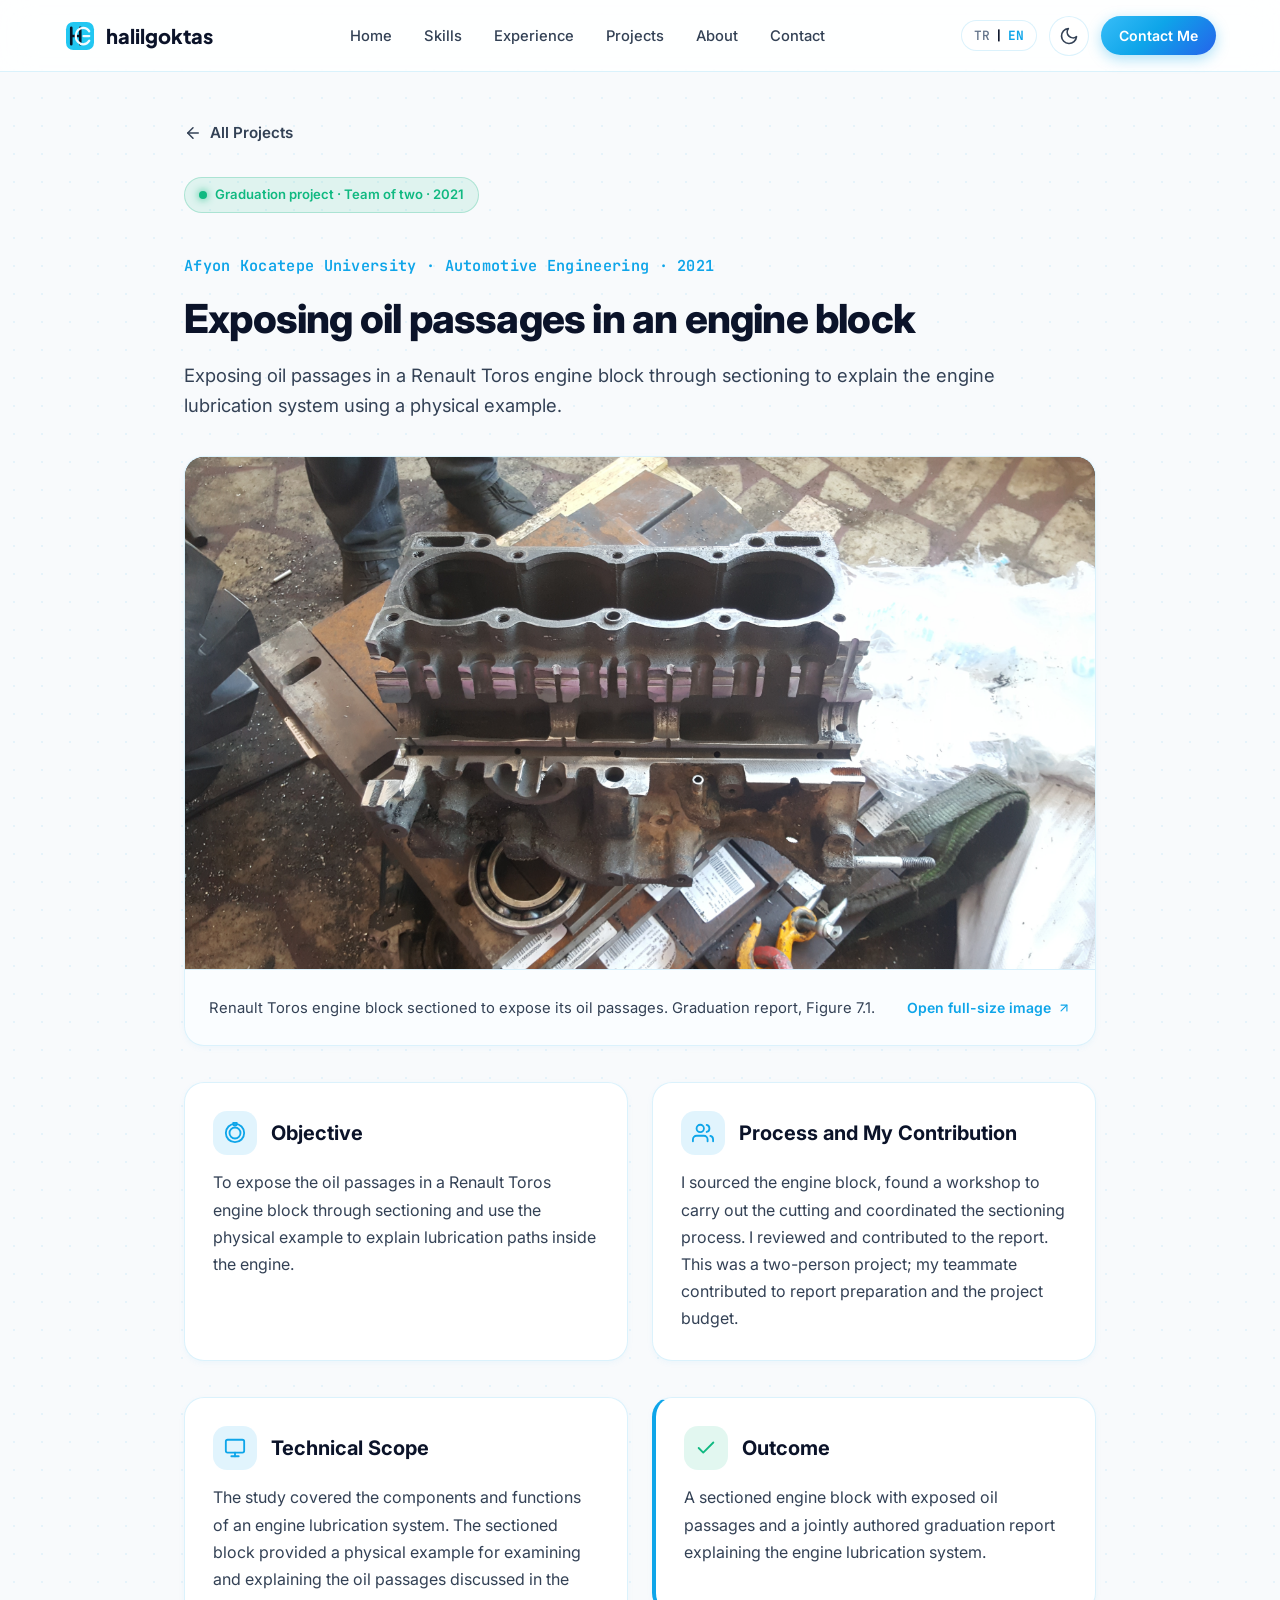
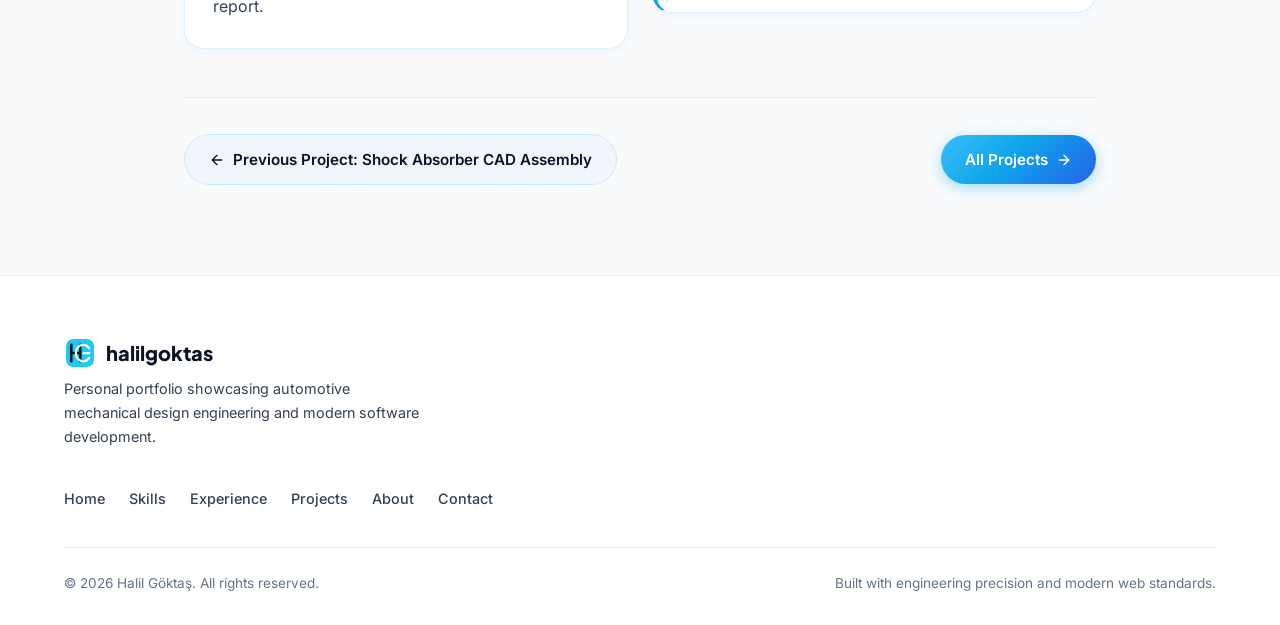
<file: project-engine-lubrication.html>
<!DOCTYPE html>
<html lang="tr" data-theme="dark">
<head>
  <meta charset="UTF-8" />
  <meta name="viewport" content="width=device-width, initial-scale=1.0" />
  <meta name="description" content="Renault Toros motor bloğunun kesilmesiyle yağlama kanallarının incelenmesi ve motor yağlama sisteminin fiziksel örnek üzerinden anlatımı." />
  <title>Motor Bloğunda Yağlama Kanallarının Görünür Hâle Getirilmesi | Halil Göktaş</title>
  
  <link rel="icon" type="image/svg+xml" href="assets/halilgoktas-logo.svg" />

  <link rel="preconnect" href="https://fonts.googleapis.com" />
  <link rel="preconnect" href="https://fonts.gstatic.com" crossorigin />
  <link href="https://fonts.googleapis.com/css2?family=Inter:wght@300;400;500;600;700&family=Plus+Jakarta+Sans:wght@500;600;700;800&family=JetBrains+Mono:wght@400;500;600&display=swap" rel="stylesheet" />

  <link rel="stylesheet" href="style.css" />
</head>
<body>

  <div id="scroll-progress" class="scroll-progress"></div>

  <div id="toast" class="toast hidden" role="alert" aria-live="polite">
    <span id="toast-icon">✓</span>
    <span id="toast-message">Bildirim</span>
  </div>

  <header class="header">
    <div class="container nav-container">
      <a href="index.html" class="logo" aria-label="Halil Göktaş">
        <img src="assets/halilgoktas-logo.svg" alt="Halil Göktaş Logo" class="logo-img" width="32" height="32" />
        <span class="logo-text">halilgoktas</span>
      </a>

      <nav class="nav-menu" id="nav-menu">
        <ul class="nav-list">
          <li><a href="index.html" class="nav-link" data-i18n="nav.home">Ana Sayfa</a></li>
          <li><a href="skills.html" class="nav-link" data-i18n="nav.skills">Yetenekler</a></li>
          <li><a href="experience.html" class="nav-link" data-i18n="nav.experience">Deneyim</a></li>
          <li><a href="projects.html" class="nav-link active" data-i18n="nav.projects">Projeler</a></li>
          <li><a href="about.html" class="nav-link" data-i18n="nav.about">Hakkımda</a></li>
          <li><a href="contact.html" class="nav-link" data-i18n="nav.contact">İletişim</a></li>
        </ul>
      </nav>

      <div class="nav-actions">
        <button id="lang-toggle" class="btn-lang" aria-label="Dili Değiştir / Change Language" title="Türkçe / English">
          <span id="lang-tr-badge" class="lang-active">TR</span>
          <span class="lang-sep">|</span>
          <span id="lang-en-badge" class="lang-inactive">EN</span>
        </button>

        <button id="theme-toggle" class="icon-btn" aria-label="Temayı Değiştir" title="Temayı Değiştir">
          <svg class="sun-icon" xmlns="http://www.w3.org/2000/svg" width="20" height="20" viewBox="0 0 24 24" fill="none" stroke="currentColor" stroke-width="2" stroke-linecap="round" stroke-linejoin="round"><circle cx="12" cy="12" r="5"/><line x1="12" y1="1" x2="12" y2="3"/><line x1="12" y1="21" x2="12" y2="23"/><line x1="4.22" y1="4.22" x2="5.64" y2="5.64"/><line x1="18.36" y1="18.36" x2="19.78" y2="19.78"/><line x1="1" y1="12" x2="3" y2="12"/><line x1="21" y1="12" x2="23" y2="12"/><line x1="4.22" y1="19.78" x2="5.64" y2="18.36"/><line x1="18.36" y1="5.64" x2="19.78" y2="4.22"/></svg>
          <svg class="moon-icon" xmlns="http://www.w3.org/2000/svg" width="20" height="20" viewBox="0 0 24 24" fill="none" stroke="currentColor" stroke-width="2" stroke-linecap="round" stroke-linejoin="round"><path d="M21 12.79A9 9 0 1 1 11.21 3 7 7 0 0 0 21 12.79z"/></svg>
        </button>

        <a href="contact.html" class="btn btn-primary btn-sm hide-mobile" data-i18n="nav.contactBtn">İletişime Geç</a>

        <button id="mobile-toggle" aria-controls="nav-menu" aria-expanded="false" class="icon-btn mobile-toggle" aria-label="Menüyü Aç/Kapat">
          <svg class="menu-open-icon" xmlns="http://www.w3.org/2000/svg" width="22" height="22" viewBox="0 0 24 24" fill="none" stroke="currentColor" stroke-width="2" stroke-linecap="round" stroke-linejoin="round"><line x1="3" y1="12" x2="21" y2="12"/><line x1="3" y1="6" x2="21" y2="6"/><line x1="3" y1="18" x2="21" y2="18"/></svg>
          <svg class="menu-close-icon" xmlns="http://www.w3.org/2000/svg" width="22" height="22" viewBox="0 0 24 24" fill="none" stroke="currentColor" stroke-width="2" stroke-linecap="round" stroke-linejoin="round"><line x1="18" y1="6" x2="6" y2="18"/><line x1="6" y1="6" x2="18" y2="18"/></svg>
        </button>
      </div>
    </div>
  </header>

  <main class="page-section project-detail-page">
    <div class="container project-detail-container">
      
      <!-- Geri Dönüş Bağlantısı -->
      <nav class="project-detail-breadcrumb" aria-label="Breadcrumb">
        <a href="projects.html#engine" class="back-link">
          <svg xmlns="http://www.w3.org/2000/svg" width="18" height="18" viewBox="0 0 24 24" fill="none" stroke="currentColor" stroke-width="2" stroke-linecap="round" stroke-linejoin="round" aria-hidden="true"><line x1="19" y1="12" x2="5" y2="12"></line><polyline points="12 19 5 12 12 5"></polyline></svg>
          <span data-i18n="projectEngine.backBtn">Tüm Projelere Dön</span>
        </a>
      </nav>

      <!-- Proje Başlık Alanı -->
      <article class="project-detail-article">
        <header class="project-detail-header">
          <div class="badge-pill">
            <span class="status-dot"></span>
            <span data-i18n="projectEngine.badge">Bitirme projesi · İki kişilik ekip · 2021</span>
          </div>
          <p class="project-detail-meta" data-i18n="projectEngine.meta">Afyon Kocatepe Üniversitesi · Otomotiv Mühendisliği · 2021</p>
          <h1 class="project-detail-title" data-i18n="projectEngine.title">Motor bloğunda yağlama kanallarının görünür hâle getirilmesi</h1>
          <p class="project-detail-subtitle" data-i18n="projectEngine.subtitle">Renault Toros motor bloğunun kesilmesiyle yağlama kanallarının incelenmesi ve motor yağlama sisteminin fiziksel örnek üzerinden anlatımı.</p>
        </header>

        <!-- Ana Atölye Kesit Fotoğrafı -->
        <figure class="project-detail-figure glass-card">
          <div class="project-figure-media engine-media">
            <img src="assets/projects/motor-blogu-kesit.jpg" width="5312" height="2988" alt="Yağlama kanallarını açığa çıkarmak amacıyla kesilmiş motor bloğunun atölye fotoğrafı." data-i18n-alt="projectEngine.photoAlt" loading="eager" decoding="async" />
          </div>
          <figcaption class="project-figure-caption">
            <p data-i18n="projectEngine.photoCaption">Yağlama kanallarını göstermek amacıyla kesilmiş Renault Toros motor bloğu. Bitirme raporu, Şekil 7.1.</p>
            <a class="project-image-link" href="assets/projects/motor-blogu-kesit.jpg" target="_blank" rel="noopener noreferrer">
              <span data-i18n="projectEngine.openImage">Görseli tam boyutta aç</span>
              <svg xmlns="http://www.w3.org/2000/svg" width="14" height="14" viewBox="0 0 24 24" fill="none" stroke="currentColor" stroke-width="2" stroke-linecap="round" stroke-linejoin="round" aria-hidden="true"><line x1="7" y1="17" x2="17" y2="7"></line><polyline points="7 7 17 7 17 17"></polyline></svg>
            </a>
          </figcaption>
        </figure>

        <!-- Bilgi Bölümleri Izgarası (Amaç & Süreç) -->
        <div class="project-detail-sections">
          <!-- Amaç -->
          <section class="project-info-card glass-card">
            <div class="project-info-header">
              <div class="project-info-icon">
                <svg xmlns="http://www.w3.org/2000/svg" width="22" height="22" viewBox="0 0 24 24" fill="none" stroke="currentColor" stroke-width="2" stroke-linecap="round" stroke-linejoin="round"><circle cx="12" cy="12" r="10"></circle><circle cx="12" cy="12" r="6"></circle><circle cx="12" cy="2" r="2"></circle></svg>
              </div>
              <h2 class="project-info-heading" data-i18n="projectEngine.objHeading">Amaç</h2>
            </div>
            <p class="project-info-desc" data-i18n="projectEngine.objDesc">Motor içindeki yağlama yollarını fiziksel bir örnek üzerinde göstermek amacıyla Renault Toros motor bloğundaki yağ kanallarını kesit alarak görünür hâle getirmek.</p>
          </section>

          <!-- Süreç ve Katkım -->
          <section class="project-info-card glass-card">
            <div class="project-info-header">
              <div class="project-info-icon">
                <svg xmlns="http://www.w3.org/2000/svg" width="22" height="22" viewBox="0 0 24 24" fill="none" stroke="currentColor" stroke-width="2" stroke-linecap="round" stroke-linejoin="round"><path d="M17 21v-2a4 4 0 0 0-4-4H5a4 4 0 0 0-4 4v2"></path><circle cx="9" cy="7" r="4"></circle><path d="M23 21v-2a4 4 0 0 0-3-3.87"></path><path d="M16 3.13a4 4 0 0 1 0 7.75"></path></svg>
              </div>
              <h2 class="project-info-heading" data-i18n="projectEngine.procHeading">Süreç ve Katkım</h2>
            </div>
            <p class="project-info-desc" data-i18n="projectEngine.procDesc">Motor bloğunu temin ettim, kesimi gerçekleştirecek işletmeyi buldum ve kesim sürecini organize ettim. Raporu gözden geçirerek hazırlanmasına katkı sağladım. İki kişilik projede, proje ortağım rapor hazırlığına ve bütçeye katkıda bulundu.</p>
          </section>
        </div>

        <!-- Bilgi Bölümleri Izgarası (Teknik Kapsam & Çıktı) -->
        <div class="project-detail-sections">
          <!-- Teknik Kapsam -->
          <section class="project-info-card glass-card">
            <div class="project-info-header">
              <div class="project-info-icon">
                <svg xmlns="http://www.w3.org/2000/svg" width="22" height="22" viewBox="0 0 24 24" fill="none" stroke="currentColor" stroke-width="2" stroke-linecap="round" stroke-linejoin="round"><rect x="2" y="3" width="20" height="14" rx="2" ry="2"></rect><line x1="8" y1="21" x2="16" y2="21"></line><line x1="12" y1="17" x2="12" y2="21"></line></svg>
              </div>
              <h2 class="project-info-heading" data-i18n="projectEngine.scopeHeading">Teknik Kapsam</h2>
            </div>
            <p class="project-info-desc" data-i18n="projectEngine.scopeDesc">Çalışmada yağlama sisteminin bileşenleri ve görevleri ele alındı. Kesilmiş motor bloğu, raporda açıklanan yağ kanallarını fiziksel bir örnek üzerinden incelemek ve anlatmak için kullanıldı.</p>
          </section>

          <!-- Çıktı -->
          <section class="project-info-card glass-card project-outcome-card">
            <div class="project-info-header">
              <div class="project-info-icon outcome-icon">
                <svg xmlns="http://www.w3.org/2000/svg" width="22" height="22" viewBox="0 0 24 24" fill="none" stroke="currentColor" stroke-width="2" stroke-linecap="round" stroke-linejoin="round"><polyline points="20 6 9 17 4 12"></polyline></svg>
              </div>
              <h2 class="project-info-heading" data-i18n="projectEngine.outHeading">Çıktı</h2>
            </div>
            <p class="project-info-desc" data-i18n="projectEngine.outDesc">Yağlama kanalları görünür hâle getirilmiş bir motor bloğu ve motor yağlama sistemini açıklayan ortak bitirme raporu.</p>
          </section>
        </div>

        <!-- Projeler Arası Gezinti -->
        <nav class="project-nav-footer" aria-label="Projeler Arası Gezinti">
          <a href="project-shock-absorber.html" class="btn btn-secondary">
            <svg xmlns="http://www.w3.org/2000/svg" width="16" height="16" viewBox="0 0 24 24" fill="none" stroke="currentColor" stroke-width="2" stroke-linecap="round" stroke-linejoin="round" aria-hidden="true"><line x1="19" y1="12" x2="5" y2="12"></line><polyline points="12 19 5 12 12 5"></polyline></svg>
            <span data-i18n="projectEngine.prevProject">Önceki Proje: Amortisör CAD Montajı</span>
          </a>
          <a href="projects.html#engine" class="btn btn-primary">
            <span data-i18n="projectEngine.backBtn">Tüm Projelere Dön</span>
            <svg xmlns="http://www.w3.org/2000/svg" width="16" height="16" viewBox="0 0 24 24" fill="none" stroke="currentColor" stroke-width="2" stroke-linecap="round" stroke-linejoin="round" aria-hidden="true"><line x1="5" y1="12" x2="19" y2="12"></line><polyline points="12 5 19 12 12 19"></polyline></svg>
          </a>
        </nav>

      </article>

    </div>
  </main>

  <footer class="footer">
    <div class="container footer-container">
      <div class="footer-brand">
        <a href="index.html" class="logo" aria-label="Halil Göktaş">
        <img src="assets/halilgoktas-logo.svg" alt="Halil Göktaş Logo" class="logo-img" width="32" height="32" />
        <span class="logo-text">halilgoktas</span>
      </a>
        <p class="footer-desc" data-i18n="footer.desc">Otomotiv mekanik tasarım mühendisliği ve modern yazılım çözümleri kişisel vitrini.</p>
      </div>

      <ul class="footer-nav">
        <li><a href="index.html" data-i18n="nav.home">Ana Sayfa</a></li>
        <li><a href="skills.html" data-i18n="nav.skills">Yetenekler</a></li>
        <li><a href="experience.html" data-i18n="nav.experience">Deneyim</a></li>
        <li><a href="projects.html" data-i18n="nav.projects">Projeler</a></li>
        <li><a href="about.html" data-i18n="nav.about">Hakkımda</a></li>
        <li><a href="contact.html" data-i18n="nav.contact">İletişim</a></li>
      </ul>

      <div class="footer-bottom">
        <p class="copyright">
          &copy; <span id="current-year">2026</span> <span data-i18n="footer.copyright">Halil Göktaş. Tüm hakları saklıdır.</span>
        </p>
        <p class="credits" data-i18n="footer.credits">Mühendislik disiplini ve modern web standartları ile geliştirildi.</p>
      </div>
    </div>
  </footer>

  <button id="back-to-top" class="back-to-top" aria-label="Yukarı Çık" title="Yukarı Çık">
    <svg xmlns="http://www.w3.org/2000/svg" width="20" height="20" viewBox="0 0 24 24" fill="none" stroke="currentColor" stroke-width="2" stroke-linecap="round" stroke-linejoin="round"><line x1="12" y1="19" x2="12" y2="5"/><polyline points="5 12 12 5 19 12"/></svg>
  </button>

  <script src="main.js"></script>
</body>
</html>
</file>
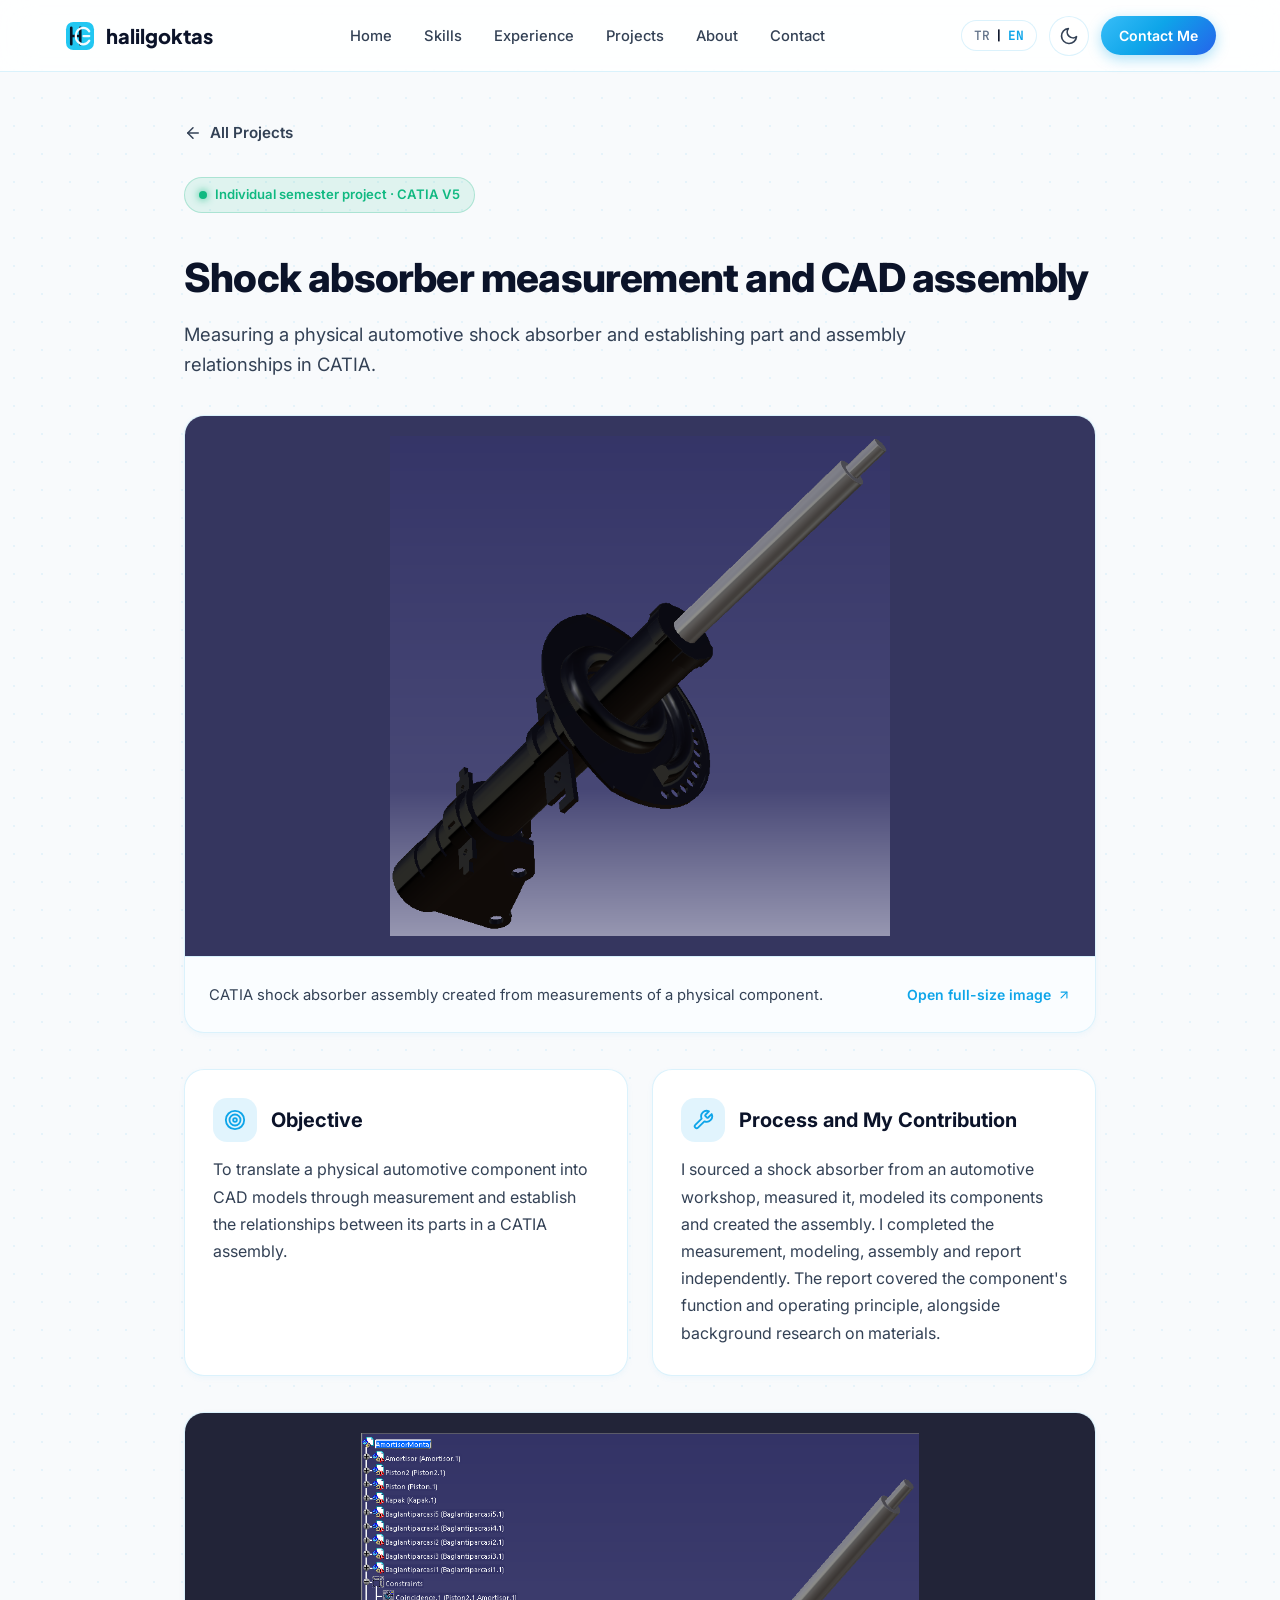
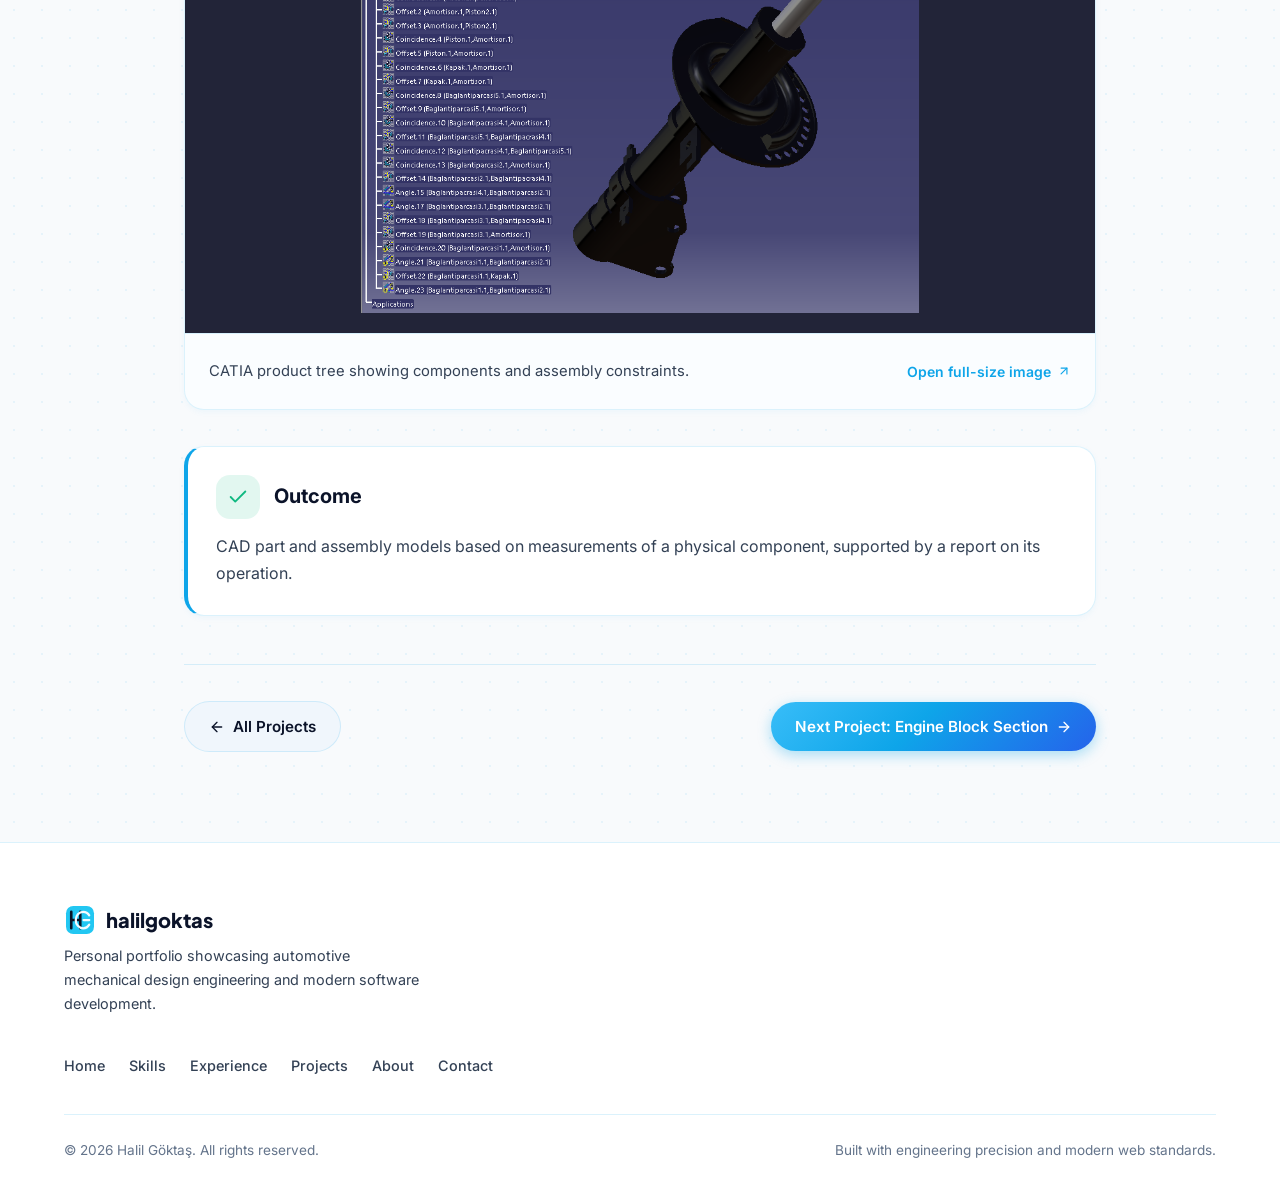
<file: project-shock-absorber.html>
<!DOCTYPE html>
<html lang="tr" data-theme="dark">
<head>
  <meta charset="UTF-8" />
  <meta name="viewport" content="width=device-width, initial-scale=1.0" />
  <meta name="description" content="Gerçek bir otomotiv amortisörünün ölçülerek CATIA ortamında modellenmesi ve montaj ilişkilerinin kurulması." />
  <title>Gerçek Parçadan Amortisör Modelleme ve Montaj | Halil Göktaş</title>
  
  <link rel="icon" type="image/svg+xml" href="assets/halilgoktas-logo.svg" />

  <link rel="preconnect" href="https://fonts.googleapis.com" />
  <link rel="preconnect" href="https://fonts.gstatic.com" crossorigin />
  <link href="https://fonts.googleapis.com/css2?family=Inter:wght@300;400;500;600;700&family=Plus+Jakarta+Sans:wght@500;600;700;800&family=JetBrains+Mono:wght@400;500;600&display=swap" rel="stylesheet" />

  <link rel="stylesheet" href="style.css" />
</head>
<body>

  <div id="scroll-progress" class="scroll-progress"></div>

  <div id="toast" class="toast hidden" role="alert" aria-live="polite">
    <span id="toast-icon">✓</span>
    <span id="toast-message">Bildirim</span>
  </div>

  <header class="header">
    <div class="container nav-container">
      <a href="index.html" class="logo" aria-label="Halil Göktaş">
        <img src="assets/halilgoktas-logo.svg" alt="Halil Göktaş Logo" class="logo-img" width="32" height="32" />
        <span class="logo-text">halilgoktas</span>
      </a>

      <nav class="nav-menu" id="nav-menu">
        <ul class="nav-list">
          <li><a href="index.html" class="nav-link" data-i18n="nav.home">Ana Sayfa</a></li>
          <li><a href="skills.html" class="nav-link" data-i18n="nav.skills">Yetenekler</a></li>
          <li><a href="experience.html" class="nav-link" data-i18n="nav.experience">Deneyim</a></li>
          <li><a href="projects.html" class="nav-link active" data-i18n="nav.projects">Projeler</a></li>
          <li><a href="about.html" class="nav-link" data-i18n="nav.about">Hakkımda</a></li>
          <li><a href="contact.html" class="nav-link" data-i18n="nav.contact">İletişim</a></li>
        </ul>
      </nav>

      <div class="nav-actions">
        <button id="lang-toggle" class="btn-lang" aria-label="Dili Değiştir / Change Language" title="Türkçe / English">
          <span id="lang-tr-badge" class="lang-active">TR</span>
          <span class="lang-sep">|</span>
          <span id="lang-en-badge" class="lang-inactive">EN</span>
        </button>

        <button id="theme-toggle" class="icon-btn" aria-label="Temayı Değiştir" title="Temayı Değiştir">
          <svg class="sun-icon" xmlns="http://www.w3.org/2000/svg" width="20" height="20" viewBox="0 0 24 24" fill="none" stroke="currentColor" stroke-width="2" stroke-linecap="round" stroke-linejoin="round"><circle cx="12" cy="12" r="5"/><line x1="12" y1="1" x2="12" y2="3"/><line x1="12" y1="21" x2="12" y2="23"/><line x1="4.22" y1="4.22" x2="5.64" y2="5.64"/><line x1="18.36" y1="18.36" x2="19.78" y2="19.78"/><line x1="1" y1="12" x2="3" y2="12"/><line x1="21" y1="12" x2="23" y2="12"/><line x1="4.22" y1="19.78" x2="5.64" y2="18.36"/><line x1="18.36" y1="5.64" x2="19.78" y2="4.22"/></svg>
          <svg class="moon-icon" xmlns="http://www.w3.org/2000/svg" width="20" height="20" viewBox="0 0 24 24" fill="none" stroke="currentColor" stroke-width="2" stroke-linecap="round" stroke-linejoin="round"><path d="M21 12.79A9 9 0 1 1 11.21 3 7 7 0 0 0 21 12.79z"/></svg>
        </button>

        <a href="contact.html" class="btn btn-primary btn-sm hide-mobile" data-i18n="nav.contactBtn">İletişime Geç</a>

        <button id="mobile-toggle" aria-controls="nav-menu" aria-expanded="false" class="icon-btn mobile-toggle" aria-label="Menüyü Aç/Kapat">
          <svg class="menu-open-icon" xmlns="http://www.w3.org/2000/svg" width="22" height="22" viewBox="0 0 24 24" fill="none" stroke="currentColor" stroke-width="2" stroke-linecap="round" stroke-linejoin="round"><line x1="3" y1="12" x2="21" y2="12"/><line x1="3" y1="6" x2="21" y2="6"/><line x1="3" y1="18" x2="21" y2="18"/></svg>
          <svg class="menu-close-icon" xmlns="http://www.w3.org/2000/svg" width="22" height="22" viewBox="0 0 24 24" fill="none" stroke="currentColor" stroke-width="2" stroke-linecap="round" stroke-linejoin="round"><line x1="18" y1="6" x2="6" y2="18"/><line x1="6" y1="6" x2="18" y2="18"/></svg>
        </button>
      </div>
    </div>
  </header>

  <main class="page-section project-detail-page">
    <div class="container project-detail-container">
      
      <!-- Geri Dönüş Bağlantısı -->
      <nav class="project-detail-breadcrumb" aria-label="Breadcrumb">
        <a href="projects.html#shock" class="back-link">
          <svg xmlns="http://www.w3.org/2000/svg" width="18" height="18" viewBox="0 0 24 24" fill="none" stroke="currentColor" stroke-width="2" stroke-linecap="round" stroke-linejoin="round" aria-hidden="true"><line x1="19" y1="12" x2="5" y2="12"></line><polyline points="12 19 5 12 12 5"></polyline></svg>
          <span data-i18n="projectShock.backBtn">Tüm Projelere Dön</span>
        </a>
      </nav>

      <!-- Proje Başlık Alanı -->
      <article class="project-detail-article">
        <header class="project-detail-header">
          <div class="badge-pill">
            <span class="status-dot"></span>
            <span data-i18n="projectShock.badge">Bireysel dönem projesi · CATIA V5</span>
          </div>
          <h1 class="project-detail-title" data-i18n="projectShock.title">Gerçek parçadan amortisör modelleme ve montaj</h1>
          <p class="project-detail-subtitle" data-i18n="projectShock.subtitle">Gerçek bir otomotiv amortisörünün ölçülerek CATIA ortamında modellenmesi ve montaj ilişkilerinin kurulması.</p>
        </header>

        <!-- 1. Ana CAD Görseli -->
        <figure class="project-detail-figure glass-card">
          <div class="project-figure-media cad-media">
            <img src="assets/projects/amortisor-cad.png" width="812" height="813" alt="Gerçek parçadan alınan ölçülerle oluşturduğum CATIA amortisör montajı." data-i18n-alt="projectShock.cadAlt" loading="eager" decoding="async" />
          </div>
          <figcaption class="project-figure-caption">
            <p data-i18n="projectShock.cadCaption">Gerçek parçadan alınan ölçülerle oluşturulan CATIA amortisör montajı.</p>
            <a class="project-image-link" href="assets/projects/amortisor-cad.png" target="_blank" rel="noopener noreferrer">
              <span data-i18n="projectShock.openImage">Görseli tam boyutta aç</span>
              <svg xmlns="http://www.w3.org/2000/svg" width="14" height="14" viewBox="0 0 24 24" fill="none" stroke="currentColor" stroke-width="2" stroke-linecap="round" stroke-linejoin="round" aria-hidden="true"><line x1="7" y1="17" x2="17" y2="7"></line><polyline points="7 7 17 7 17 17"></polyline></svg>
            </a>
          </figcaption>
        </figure>

        <!-- Bilgi Bölümleri Izgarası (Amaç & Süreç) -->
        <div class="project-detail-sections">
          <!-- Amaç -->
          <section class="project-info-card glass-card">
            <div class="project-info-header">
              <div class="project-info-icon">
                <svg xmlns="http://www.w3.org/2000/svg" width="22" height="22" viewBox="0 0 24 24" fill="none" stroke="currentColor" stroke-width="2" stroke-linecap="round" stroke-linejoin="round"><circle cx="12" cy="12" r="10"></circle><circle cx="12" cy="12" r="6"></circle><circle cx="12" cy="12" r="2"></circle></svg>
              </div>
              <h2 class="project-info-heading" data-i18n="projectShock.objHeading">Amaç</h2>
            </div>
            <p class="project-info-desc" data-i18n="projectShock.objDesc">Gerçek bir otomotiv parçasını ölçerek dijital modele aktarmak ve parçaların montaj içindeki ilişkilerini CATIA ortamında kurmak.</p>
          </section>

          <!-- Süreç ve Katkım -->
          <section class="project-info-card glass-card">
            <div class="project-info-header">
              <div class="project-info-icon">
                <svg xmlns="http://www.w3.org/2000/svg" width="22" height="22" viewBox="0 0 24 24" fill="none" stroke="currentColor" stroke-width="2" stroke-linecap="round" stroke-linejoin="round"><path d="M14.7 6.3a1 1 0 0 0 0 1.4l1.6 1.6a1 1 0 0 0 1.4 0l3.77-3.77a6 6 0 0 1-7.94 7.94l-6.91 6.91a2.12 2.12 0 0 1-3-3l6.91-6.91a6 6 0 0 1 7.94-7.94l-3.76 3.76z"></path></svg>
              </div>
              <h2 class="project-info-heading" data-i18n="projectShock.procHeading">Süreç ve Katkım</h2>
            </div>
            <p class="project-info-desc" data-i18n="projectShock.procDesc">Sanayiden temin ettiğim amortisör üzerinde ölçüm yaptım, parçalarını modelledim ve montajı oluşturdum. Ölçüm, modelleme, montaj ve rapor hazırlığı aşamalarını bireysel olarak yürüttüm. Rapor çalışmasında amortisörün işlevi ve çalışma prensibinin yanı sıra malzeme bilgilerini araştırdım.</p>
          </section>
        </div>

        <!-- 2. Ürün Ağacı Görseli -->
        <figure class="project-detail-figure glass-card">
          <div class="project-figure-media tree-media">
            <img src="assets/projects/amortisor-montaj.png" width="874" height="752" alt="Amortisör montajının parçalarını ve montaj kısıtlarını gösteren CATIA ürün ağacı." data-i18n-alt="projectShock.treeAlt" loading="lazy" decoding="async" />
          </div>
          <figcaption class="project-figure-caption">
            <p data-i18n="projectShock.treeCaption">Parçaları ve montaj kısıtlarıyla birlikte ürün ağacı.</p>
            <a class="project-image-link" href="assets/projects/amortisor-montaj.png" target="_blank" rel="noopener noreferrer">
              <span data-i18n="projectShock.openImage">Görseli tam boyutta aç</span>
              <svg xmlns="http://www.w3.org/2000/svg" width="14" height="14" viewBox="0 0 24 24" fill="none" stroke="currentColor" stroke-width="2" stroke-linecap="round" stroke-linejoin="round" aria-hidden="true"><line x1="7" y1="17" x2="17" y2="7"></line><polyline points="7 7 17 7 17 17"></polyline></svg>
            </a>
          </figcaption>
        </figure>

        <!-- Çıktı -->
        <section class="project-info-card glass-card project-outcome-card">
          <div class="project-info-header">
            <div class="project-info-icon outcome-icon">
              <svg xmlns="http://www.w3.org/2000/svg" width="22" height="22" viewBox="0 0 24 24" fill="none" stroke="currentColor" stroke-width="2" stroke-linecap="round" stroke-linejoin="round"><polyline points="20 6 9 17 4 12"></polyline></svg>
            </div>
            <h2 class="project-info-heading" data-i18n="projectShock.outHeading">Çıktı</h2>
          </div>
          <p class="project-info-desc" data-i18n="projectShock.outDesc">Gerçek parçadan alınan ölçülere dayanan CAD parça modelleri, montaj modeli ve çalışma prensibini açıklayan rapor çalışması.</p>
        </section>

        <!-- Projeler Arası Gezinti -->
        <nav class="project-nav-footer" aria-label="Projeler Arası Gezinti">
          <a href="projects.html#shock" class="btn btn-secondary">
            <svg xmlns="http://www.w3.org/2000/svg" width="16" height="16" viewBox="0 0 24 24" fill="none" stroke="currentColor" stroke-width="2" stroke-linecap="round" stroke-linejoin="round" aria-hidden="true"><line x1="19" y1="12" x2="5" y2="12"></line><polyline points="12 19 5 12 12 5"></polyline></svg>
            <span data-i18n="projectShock.backBtn">Tüm Projelere Dön</span>
          </a>
          <a href="project-engine-lubrication.html" class="btn btn-primary">
            <span data-i18n="projectShock.nextProject">Sonraki Proje: Motor Bloğu Kesiti</span>
            <svg xmlns="http://www.w3.org/2000/svg" width="16" height="16" viewBox="0 0 24 24" fill="none" stroke="currentColor" stroke-width="2" stroke-linecap="round" stroke-linejoin="round" aria-hidden="true"><line x1="5" y1="12" x2="19" y2="12"></line><polyline points="12 5 19 12 12 19"></polyline></svg>
          </a>
        </nav>

      </article>

    </div>
  </main>

  <footer class="footer">
    <div class="container footer-container">
      <div class="footer-brand">
        <a href="index.html" class="logo" aria-label="Halil Göktaş">
        <img src="assets/halilgoktas-logo.svg" alt="Halil Göktaş Logo" class="logo-img" width="32" height="32" />
        <span class="logo-text">halilgoktas</span>
      </a>
        <p class="footer-desc" data-i18n="footer.desc">Otomotiv mekanik tasarım mühendisliği ve modern yazılım çözümleri kişisel vitrini.</p>
      </div>

      <ul class="footer-nav">
        <li><a href="index.html" data-i18n="nav.home">Ana Sayfa</a></li>
        <li><a href="skills.html" data-i18n="nav.skills">Yetenekler</a></li>
        <li><a href="experience.html" data-i18n="nav.experience">Deneyim</a></li>
        <li><a href="projects.html" data-i18n="nav.projects">Projeler</a></li>
        <li><a href="about.html" data-i18n="nav.about">Hakkımda</a></li>
        <li><a href="contact.html" data-i18n="nav.contact">İletişim</a></li>
      </ul>

      <div class="footer-bottom">
        <p class="copyright">
          &copy; <span id="current-year">2026</span> <span data-i18n="footer.copyright">Halil Göktaş. Tüm hakları saklıdır.</span>
        </p>
        <p class="credits" data-i18n="footer.credits">Mühendislik disiplini ve modern web standartları ile geliştirildi.</p>
      </div>
    </div>
  </footer>

  <button id="back-to-top" class="back-to-top" aria-label="Yukarı Çık" title="Yukarı Çık">
    <svg xmlns="http://www.w3.org/2000/svg" width="20" height="20" viewBox="0 0 24 24" fill="none" stroke="currentColor" stroke-width="2" stroke-linecap="round" stroke-linejoin="round"><line x1="12" y1="19" x2="12" y2="5"/><polyline points="5 12 12 5 19 12"/></svg>
  </button>

  <script src="main.js"></script>
</body>
</html>
</file>
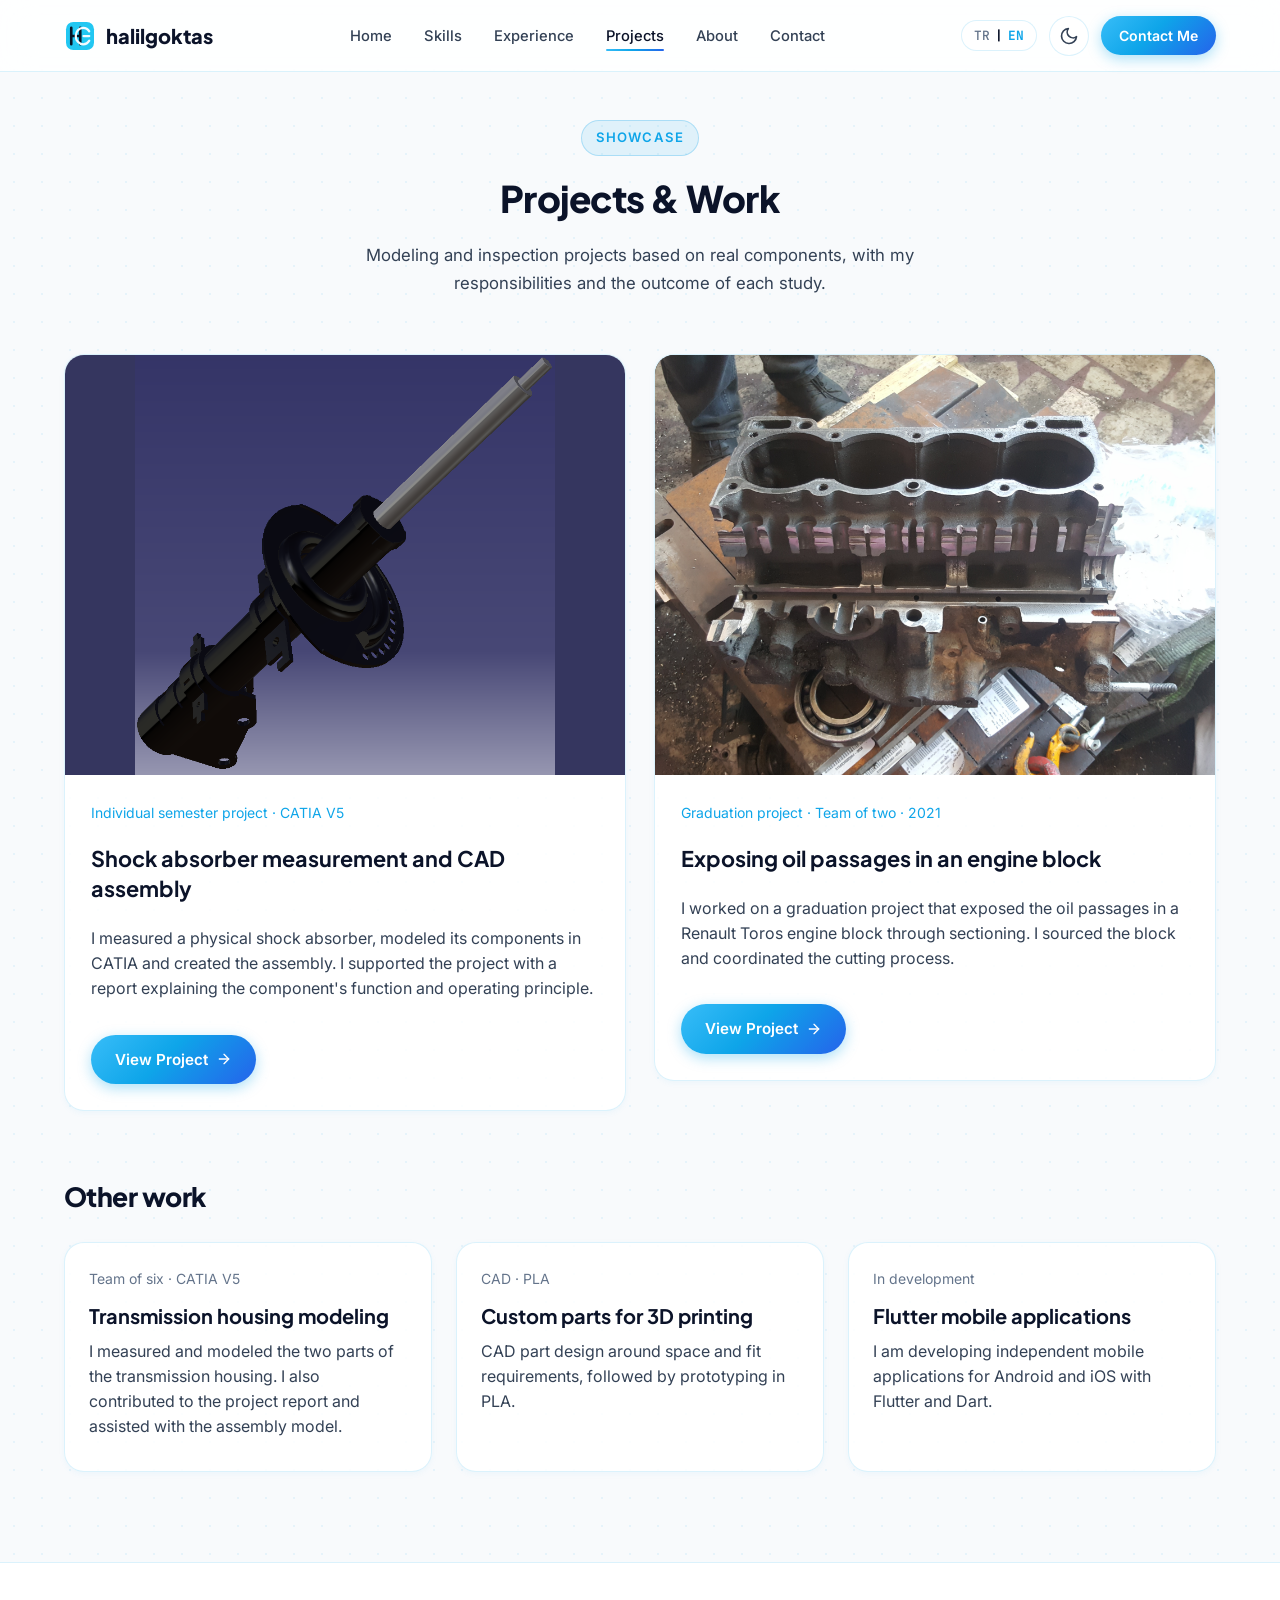
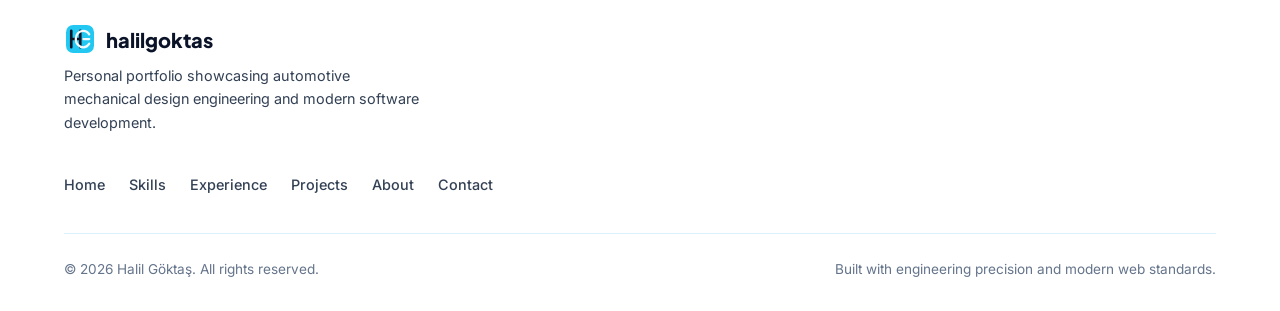
<file: projects.html>
<!DOCTYPE html>
<html lang="tr" data-theme="dark">
<head>
  <meta charset="UTF-8" />
  <meta name="viewport" content="width=device-width, initial-scale=1.0" />
  <meta name="description" content="Halil Göktaş: amortisör CAD montajı, motor bloğu yağlama kanalları bitirme projesi ve şanzıman muhafazası modelleme çalışmaları." />
  <title>Projeler & Vitrin | Halil Göktaş</title>
  
  <link rel="icon" type="image/svg+xml" href="assets/halilgoktas-logo.svg" />

  <link rel="preconnect" href="https://fonts.googleapis.com" />
  <link rel="preconnect" href="https://fonts.gstatic.com" crossorigin />
  <link href="https://fonts.googleapis.com/css2?family=Inter:wght@300;400;500;600;700&family=Plus+Jakarta+Sans:wght@500;600;700;800&family=JetBrains+Mono:wght@400;500;600&display=swap" rel="stylesheet" />

  <link rel="stylesheet" href="style.css" />
</head>
<body>

  <div id="scroll-progress" class="scroll-progress"></div>

  <div id="toast" class="toast hidden" role="alert" aria-live="polite">
    <span id="toast-icon">✓</span>
    <span id="toast-message">Bildirim</span>
  </div>

  <header class="header">
    <div class="container nav-container">
      <a href="index.html" class="logo" aria-label="Halil Göktaş">
        <img src="assets/halilgoktas-logo.svg" alt="Halil Göktaş Logo" class="logo-img" width="32" height="32" />
        <span class="logo-text">halilgoktas</span>
      </a>

      <nav class="nav-menu" id="nav-menu">
        <ul class="nav-list">
          <li><a href="index.html" class="nav-link" data-i18n="nav.home">Ana Sayfa</a></li>
          <li><a href="skills.html" class="nav-link" data-i18n="nav.skills">Yetenekler</a></li>
          <li><a href="experience.html" class="nav-link" data-i18n="nav.experience">Deneyim</a></li>
          <li><a href="projects.html" class="nav-link active" data-i18n="nav.projects">Projeler</a></li>
          <li><a href="about.html" class="nav-link" data-i18n="nav.about">Hakkımda</a></li>
          <li><a href="contact.html" class="nav-link" data-i18n="nav.contact">İletişim</a></li>
        </ul>
      </nav>

      <div class="nav-actions">
        <button id="lang-toggle" class="btn-lang" aria-label="Dili Değiştir / Change Language" title="Türkçe / English">
          <span id="lang-tr-badge" class="lang-active">TR</span>
          <span class="lang-sep">|</span>
          <span id="lang-en-badge" class="lang-inactive">EN</span>
        </button>

        <button id="theme-toggle" class="icon-btn" aria-label="Temayı Değiştir" title="Temayı Değiştir">
          <svg class="sun-icon" xmlns="http://www.w3.org/2000/svg" width="20" height="20" viewBox="0 0 24 24" fill="none" stroke="currentColor" stroke-width="2" stroke-linecap="round" stroke-linejoin="round"><circle cx="12" cy="12" r="5"/><line x1="12" y1="1" x2="12" y2="3"/><line x1="12" y1="21" x2="12" y2="23"/><line x1="4.22" y1="4.22" x2="5.64" y2="5.64"/><line x1="18.36" y1="18.36" x2="19.78" y2="19.78"/><line x1="1" y1="12" x2="3" y2="12"/><line x1="21" y1="12" x2="23" y2="12"/><line x1="4.22" y1="19.78" x2="5.64" y2="18.36"/><line x1="18.36" y1="5.64" x2="19.78" y2="4.22"/></svg>
          <svg class="moon-icon" xmlns="http://www.w3.org/2000/svg" width="20" height="20" viewBox="0 0 24 24" fill="none" stroke="currentColor" stroke-width="2" stroke-linecap="round" stroke-linejoin="round"><path d="M21 12.79A9 9 0 1 1 11.21 3 7 7 0 0 0 21 12.79z"/></svg>
        </button>

        <a href="contact.html" class="btn btn-primary btn-sm hide-mobile" data-i18n="nav.contactBtn">İletişime Geç</a>

        <button id="mobile-toggle" aria-controls="nav-menu" aria-expanded="false" class="icon-btn mobile-toggle" aria-label="Menüyü Aç/Kapat">
          <svg class="menu-open-icon" xmlns="http://www.w3.org/2000/svg" width="22" height="22" viewBox="0 0 24 24" fill="none" stroke="currentColor" stroke-width="2" stroke-linecap="round" stroke-linejoin="round"><line x1="3" y1="12" x2="21" y2="12"/><line x1="3" y1="6" x2="21" y2="6"/><line x1="3" y1="18" x2="21" y2="18"/></svg>
          <svg class="menu-close-icon" xmlns="http://www.w3.org/2000/svg" width="22" height="22" viewBox="0 0 24 24" fill="none" stroke="currentColor" stroke-width="2" stroke-linecap="round" stroke-linejoin="round"><line x1="18" y1="6" x2="6" y2="18"/><line x1="6" y1="6" x2="18" y2="18"/></svg>
        </button>
      </div>
    </div>
  </header>

  <main class="page-section">
    <div class="container">
      <div class="section-header text-center">
        <span class="section-badge" data-i18n="projects.badge">Vitrin</span>
        <h1 class="section-title" data-i18n="work.title">Projeler & Çalışmalar</h1>
        <p class="section-subtitle" data-i18n="work.subtitle">Gerçek parçalarla yürüttüğüm modelleme ve inceleme çalışmaları; her projedeki sorumluluğum ve ortaya çıkan sonuç.</p>
      </div>
      <div class="featured-projects">
        <article class="project-card glass-card real-project" id="shock">
          <div class="project-photo cad-photo">
            <img src="assets/projects/amortisor-cad.png" width="812" height="813" alt="Ölçüleri alınarak CATIA ortamında modellenen amortisör montajı" data-i18n-alt="work.shockAlt" loading="lazy" decoding="async" />
          </div>
          <div class="project-content">
            <p class="project-meta" data-i18n="work.shockType">Bireysel dönem projesi · CATIA V5</p>
            <h3 class="project-title" data-i18n="work.shockTitle">Gerçek parçadan amortisör modelleme ve montaj</h3>
            <p class="project-summary" data-i18n="work.shockSummary">Temin ettiğim gerçek bir amortisörü ölçerek parçalarını CATIA ortamında modelledim ve montajını oluşturdum. Çalışmayı amortisörün işlevini ve çalışma prensibini açıklayan bir raporla destekledim.</p>
            <div class="project-card-actions">
              <a href="project-shock-absorber.html" class="btn btn-primary">
                <span data-i18n="work.viewProject">Projeyi İncele</span>
                <svg xmlns="http://www.w3.org/2000/svg" width="16" height="16" viewBox="0 0 24 24" fill="none" stroke="currentColor" stroke-width="2" stroke-linecap="round" stroke-linejoin="round" aria-hidden="true"><line x1="5" y1="12" x2="19" y2="12"></line><polyline points="12 5 19 12 12 19"></polyline></svg>
              </a>
            </div>
          </div>
        </article>

        <article class="project-card glass-card real-project" id="engine">
          <div class="project-photo engine-photo">
            <img src="assets/projects/motor-blogu-kesit.jpg" width="5312" height="2988" alt="Yağlama kanallarını açığa çıkarmak amacıyla kesilmiş motor bloğunun atölye fotoğrafı" data-i18n-alt="work.engineAlt" loading="lazy" decoding="async" />
          </div>
          <div class="project-content">
            <p class="project-meta" data-i18n="work.engineType">Bitirme projesi · İki kişilik ekip · 2021</p>
            <h3 class="project-title" data-i18n="work.engineTitle">Motor bloğunda yağlama kanallarının görünür hâle getirilmesi</h3>
            <p class="project-summary" data-i18n="work.engineSummary">Renault Toros motor bloğunun kesilmesiyle yağlama kanallarını görünür hâle getiren bir bitirme projesinde çalıştım. Motor bloğunun teminini ve kesim sürecinin organizasyonunu üstlendim.</p>
            <div class="project-card-actions">
              <a href="project-engine-lubrication.html" class="btn btn-primary">
                <span data-i18n="work.viewProject">Projeyi İncele</span>
                <svg xmlns="http://www.w3.org/2000/svg" width="16" height="16" viewBox="0 0 24 24" fill="none" stroke="currentColor" stroke-width="2" stroke-linecap="round" stroke-linejoin="round" aria-hidden="true"><line x1="5" y1="12" x2="19" y2="12"></line><polyline points="12 5 19 12 12 19"></polyline></svg>
              </a>
            </div>
          </div>
        </article>
      </div>
      <section class="other-projects" aria-labelledby="other-projects-title">
        <h2 id="other-projects-title" class="section-title" data-i18n="work.otherTitle">Diğer çalışmalar</h2>
        <div class="other-projects-grid">
          <article class="glass-card text-project"><p class="project-meta" data-i18n="work.gearType">6 kişilik ekip projesi · CATIA V5</p><h3 class="project-title" data-i18n="work.gearTitle">Şanzıman muhafazası modelleme</h3><p class="project-summary" data-i18n="work.gearSummary">Şanzıman muhafazasını oluşturan iki parçanın ölçülerini alıp CAD modellerini hazırladım. Proje raporunun yazımına ve montaj modelinin oluşturulmasına destek verdim.</p></article>
          <article class="glass-card text-project"><p class="project-meta">CAD · PLA</p><h3 class="project-title" data-i18n="work.printTitle">3D baskıya yönelik özel parçalar</h3><p class="project-summary" data-i18n="work.printSummary">Alan ve montaj ölçülerine göre CAD parça tasarımı ve PLA ile prototipleme çalışmaları.</p></article>
          <article class="glass-card text-project"><p class="project-meta" data-i18n="work.inProgress">Geliştirme aşamasında</p><h3 class="project-title" data-i18n="work.appTitle">Flutter mobil uygulamaları</h3><p class="project-summary" data-i18n="work.appSummary">Android ve iOS için Flutter ve Dart ile bağımsız mobil uygulamalar üzerinde çalışıyorum.</p></article>
        </div>
      </section>
    </div>
  </main>

  <footer class="footer">
    <div class="container footer-container">
      <div class="footer-brand">
        <a href="index.html" class="logo" aria-label="Halil Göktaş">
        <img src="assets/halilgoktas-logo.svg" alt="Halil Göktaş Logo" class="logo-img" width="32" height="32" />
        <span class="logo-text">halilgoktas</span>
      </a>
        <p class="footer-desc" data-i18n="footer.desc">Otomotiv mekanik tasarım mühendisliği ve modern yazılım çözümleri kişisel vitrini.</p>
      </div>

      <ul class="footer-nav">
        <li><a href="index.html" data-i18n="nav.home">Ana Sayfa</a></li>
        <li><a href="skills.html" data-i18n="nav.skills">Yetenekler</a></li>
        <li><a href="experience.html" data-i18n="nav.experience">Deneyim</a></li>
        <li><a href="projects.html" data-i18n="nav.projects">Projeler</a></li>
        <li><a href="about.html" data-i18n="nav.about">Hakkımda</a></li>
        <li><a href="contact.html" data-i18n="nav.contact">İletişim</a></li>
      </ul>

      <div class="footer-bottom">
        <p class="copyright">
          &copy; <span id="current-year">2026</span> <span data-i18n="footer.copyright">Halil Göktaş. Tüm hakları saklıdır.</span>
        </p>
        <p class="credits" data-i18n="footer.credits">Mühendislik disiplini ve modern web standartları ile geliştirildi.</p>
      </div>
    </div>
  </footer>

  <button id="back-to-top" class="back-to-top" aria-label="Yukarı Çık" title="Yukarı Çık">
    <svg xmlns="http://www.w3.org/2000/svg" width="20" height="20" viewBox="0 0 24 24" fill="none" stroke="currentColor" stroke-width="2" stroke-linecap="round" stroke-linejoin="round"><line x1="12" y1="19" x2="12" y2="5"/><polyline points="5 12 12 5 19 12"/></svg>
  </button>

  <script src="main.js"></script>
</body>
</html>
</file>
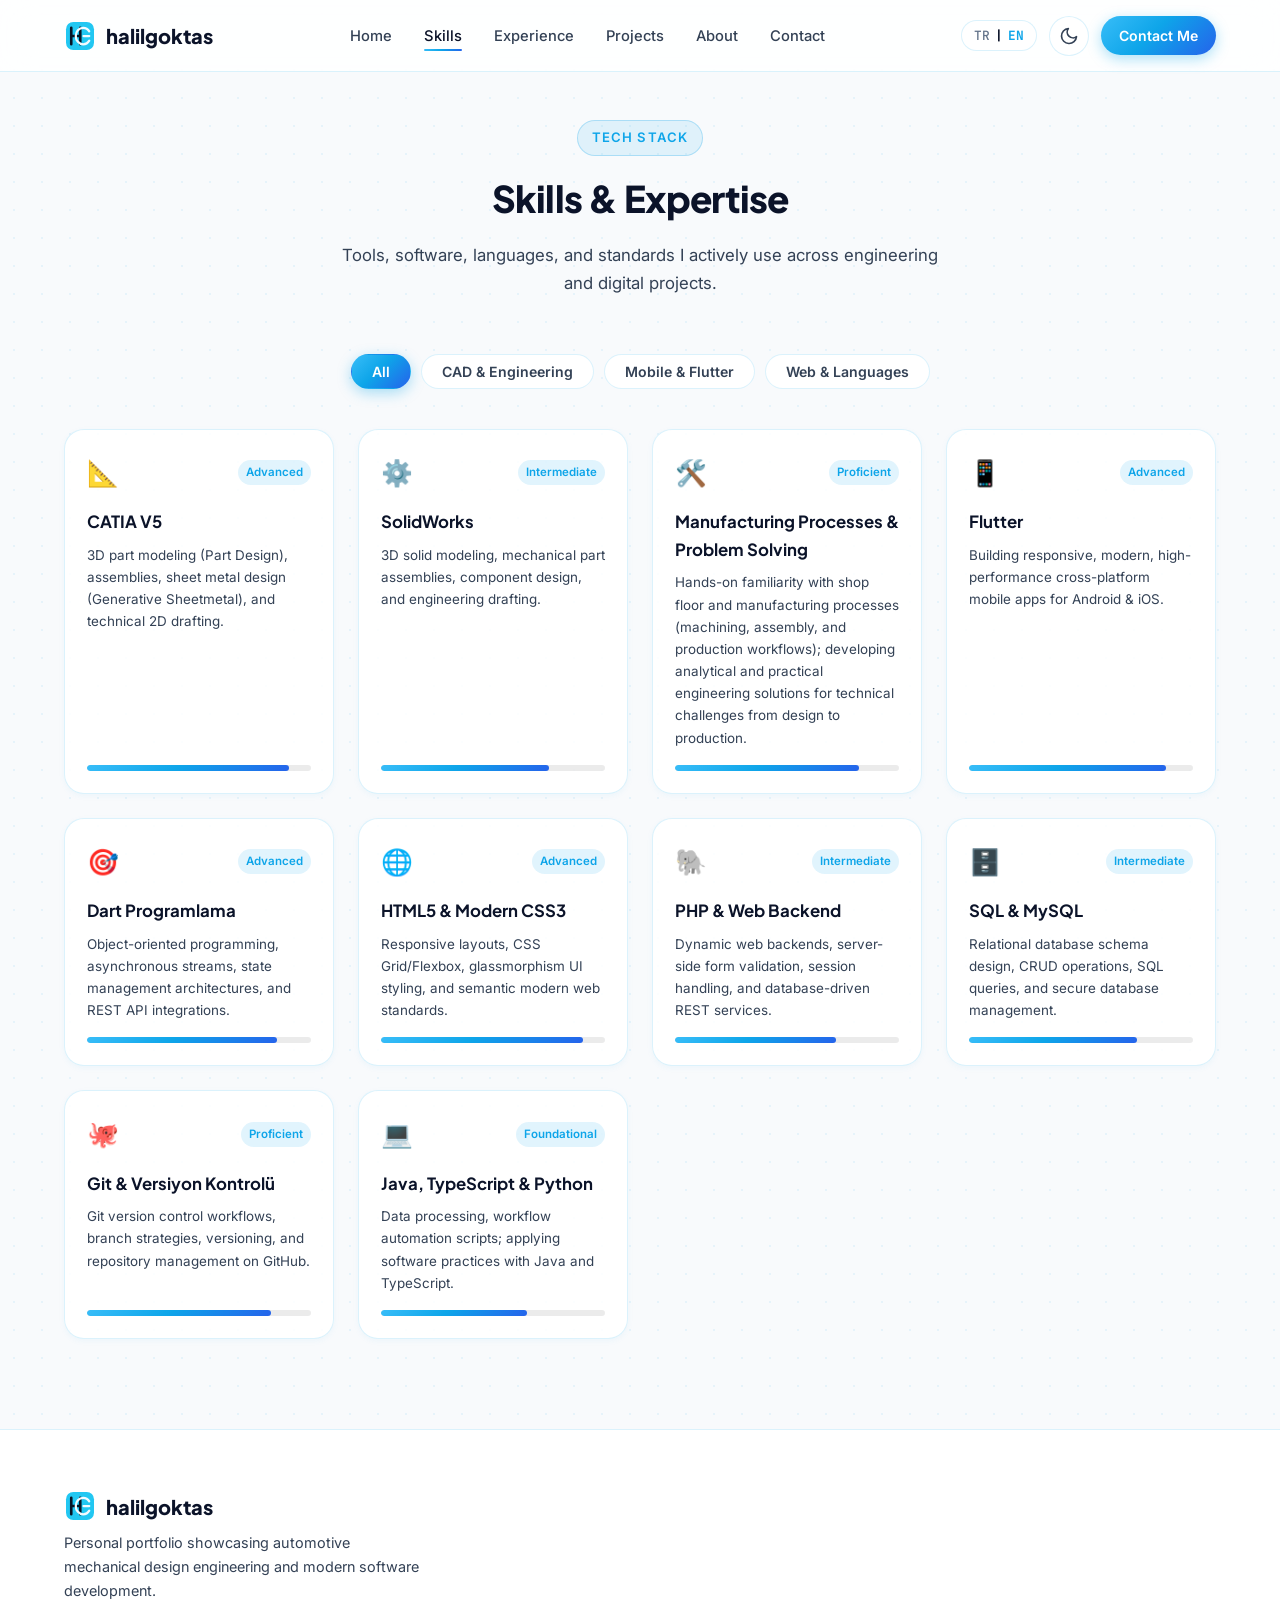
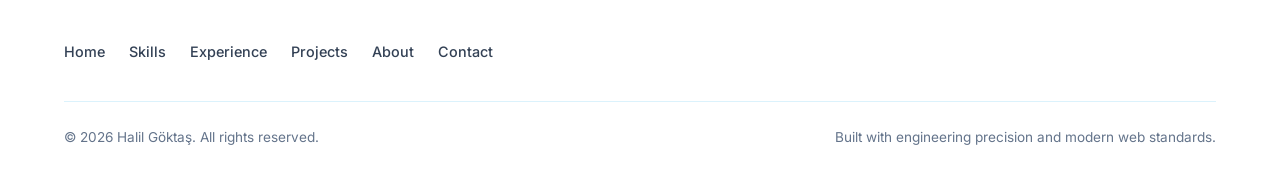
<file: skills.html>
<!DOCTYPE html>
<html lang="tr" data-theme="dark">
<head>
  <meta charset="UTF-8" />
  <meta name="viewport" content="width=device-width, initial-scale=1.0" />
  <meta name="description" content="Halil Göktaş - Yetenekler: CATIA V5, SolidWorks, İmalat Süreçleri, Flutter, Dart, Web Teknolojileri." />
  <title>Yetenekler & Uzmanlıklar | Halil Göktaş</title>
  
  <link rel="icon" type="image/svg+xml" href="assets/halilgoktas-logo.svg" />

  <link rel="preconnect" href="https://fonts.googleapis.com" />
  <link rel="preconnect" href="https://fonts.gstatic.com" crossorigin />
  <link href="https://fonts.googleapis.com/css2?family=Inter:wght@300;400;500;600;700&family=Plus+Jakarta+Sans:wght@500;600;700;800&family=JetBrains+Mono:wght@400;500;600&display=swap" rel="stylesheet" />

  <link rel="stylesheet" href="style.css" />
</head>
<body>

  <div id="scroll-progress" class="scroll-progress"></div>

  <div id="toast" class="toast hidden" role="alert" aria-live="polite">
    <span id="toast-icon">✓</span>
    <span id="toast-message">Bildirim</span>
  </div>

  <header class="header">
    <div class="container nav-container">
      <a href="index.html" class="logo" aria-label="Halil Göktaş">
        <img src="assets/halilgoktas-logo.svg" alt="Halil Göktaş Logo" class="logo-img" width="32" height="32" />
        <span class="logo-text">halilgoktas</span>
      </a>

      <nav class="nav-menu" id="nav-menu">
        <ul class="nav-list">
          <li><a href="index.html" class="nav-link" data-i18n="nav.home">Ana Sayfa</a></li>
          <li><a href="skills.html" class="nav-link active" data-i18n="nav.skills">Yetenekler</a></li>
          <li><a href="experience.html" class="nav-link" data-i18n="nav.experience">Deneyim</a></li>
          <li><a href="projects.html" class="nav-link" data-i18n="nav.projects">Projeler</a></li>
          <li><a href="about.html" class="nav-link" data-i18n="nav.about">Hakkımda</a></li>
          <li><a href="contact.html" class="nav-link" data-i18n="nav.contact">İletişim</a></li>
        </ul>
      </nav>

      <div class="nav-actions">
        <button id="lang-toggle" class="btn-lang" aria-label="Dili Değiştir / Change Language" title="Türkçe / English">
          <span id="lang-tr-badge" class="lang-active">TR</span>
          <span class="lang-sep">|</span>
          <span id="lang-en-badge" class="lang-inactive">EN</span>
        </button>

        <button id="theme-toggle" class="icon-btn" aria-label="Temayı Değiştir" title="Temayı Değiştir">
          <svg class="sun-icon" xmlns="http://www.w3.org/2000/svg" width="20" height="20" viewBox="0 0 24 24" fill="none" stroke="currentColor" stroke-width="2" stroke-linecap="round" stroke-linejoin="round"><circle cx="12" cy="12" r="5"/><line x1="12" y1="1" x2="12" y2="3"/><line x1="12" y1="21" x2="12" y2="23"/><line x1="4.22" y1="4.22" x2="5.64" y2="5.64"/><line x1="18.36" y1="18.36" x2="19.78" y2="19.78"/><line x1="1" y1="12" x2="3" y2="12"/><line x1="21" y1="12" x2="23" y2="12"/><line x1="4.22" y1="19.78" x2="5.64" y2="18.36"/><line x1="18.36" y1="5.64" x2="19.78" y2="4.22"/></svg>
          <svg class="moon-icon" xmlns="http://www.w3.org/2000/svg" width="20" height="20" viewBox="0 0 24 24" fill="none" stroke="currentColor" stroke-width="2" stroke-linecap="round" stroke-linejoin="round"><path d="M21 12.79A9 9 0 1 1 11.21 3 7 7 0 0 0 21 12.79z"/></svg>
        </button>

        <a href="contact.html" class="btn btn-primary btn-sm hide-mobile" data-i18n="nav.contactBtn">İletişime Geç</a>

        <button id="mobile-toggle" aria-controls="nav-menu" aria-expanded="false" class="icon-btn mobile-toggle" aria-label="Menüyü Aç/Kapat">
          <svg class="menu-open-icon" xmlns="http://www.w3.org/2000/svg" width="22" height="22" viewBox="0 0 24 24" fill="none" stroke="currentColor" stroke-width="2" stroke-linecap="round" stroke-linejoin="round"><line x1="3" y1="12" x2="21" y2="12"/><line x1="3" y1="6" x2="21" y2="6"/><line x1="3" y1="18" x2="21" y2="18"/></svg>
          <svg class="menu-close-icon" xmlns="http://www.w3.org/2000/svg" width="22" height="22" viewBox="0 0 24 24" fill="none" stroke="currentColor" stroke-width="2" stroke-linecap="round" stroke-linejoin="round"><line x1="18" y1="6" x2="6" y2="18"/><line x1="6" y1="6" x2="18" y2="18"/></svg>
        </button>
      </div>
    </div>
  </header>

  <main class="page-section">
    <div class="container">
      
      <div class="section-header text-center">
        <span class="section-badge" data-i18n="skills.badge">Teknoloji Yığını</span>
        <h1 class="section-title" data-i18n="skills.title">Yetenekler & Uzmanlıklar</h1>
        <p class="section-subtitle" data-i18n="skills.subtitle">
          Mühendislik ve yazılım projelerimde aktif olarak kullandığım araçlar, standartlar ve teknolojiler.
        </p>
      </div>

      <!-- Kategori Filtreleme Sekmeleri -->
      <div class="filter-tabs" id="skill-filter-tabs">
        <button class="filter-tab active" data-filter="all" data-i18n="skills.tabs.all">Tümü</button>
        <button class="filter-tab" data-filter="cad" data-i18n="skills.tabs.cad">CAD & Mühendislik</button>
        <button class="filter-tab" data-filter="mobile" data-i18n="skills.tabs.mobile">Mobil & Flutter</button>
        <button class="filter-tab" data-filter="web" data-i18n="skills.tabs.web">Web & Diller</button>
      </div>

      <!-- Yetenek Kartları Izgarası -->
      <div class="skills-grid">
        <!-- 1. CATIA V5 -->
        <div class="skill-card glass-card" data-category="cad">
          <div class="skill-header">
            <span class="skill-icon">📐</span>
            <span class="skill-badge" data-i18n="skills.levels.advanced">İleri Düzey</span>
          </div>
          <h3 class="skill-name">CATIA V5</h3>
          <p class="skill-desc" data-i18n="skills.catiaDesc">
            3D parça tasarımı (Part Design), montaj modelleme (Assembly), sac metal (Generative Sheetmetal) ve teknik resim hazırlama.
          </p>
          <div class="skill-meter">
            <div class="skill-meter-fill" style="width: 90%;"></div>
          </div>
        </div>

        <!-- 2. SolidWorks -->
        <div class="skill-card glass-card" data-category="cad">
          <div class="skill-header">
            <span class="skill-icon">⚙️</span>
            <span class="skill-badge" data-i18n="skills.levels.intermediate">Orta Düzey</span>
          </div>
          <h3 class="skill-name">SolidWorks</h3>
          <p class="skill-desc" data-i18n="skills.solidworksDesc">
            3D katı modelleme, mekanik montajlar, parça tasarımı ve teknik resimlendirme süreçleri.
          </p>
          <div class="skill-meter">
            <div class="skill-meter-fill" style="width: 75%;"></div>
          </div>
        </div>

        <!-- 3. İmalat Süreçleri & Problem Çözme -->
        <div class="skill-card glass-card" data-category="cad">
          <div class="skill-header">
            <span class="skill-icon">🛠️</span>
            <span class="skill-badge" data-i18n="skills.levels.proficient">Yetkin</span>
          </div>
          <h3 class="skill-name" data-i18n="skills.manufacturingTitle">İmalat Süreçleri & Problem Çözme</h3>
          <p class="skill-desc" data-i18n="skills.manufacturingDesc">
            Atölye ve imalat süreçlerine (talaşlı imalat, montaj ve üretim adımları) saha hakimiyeti; tasarımdan üretime kadar karşılaşılan teknik aksaklıklara analitik ve uygulanabilir mühendislik çözümleri üretme.
          </p>
          <div class="skill-meter">
            <div class="skill-meter-fill" style="width: 82%;"></div>
          </div>
        </div>

        <!-- 4. Flutter -->
        <div class="skill-card glass-card" data-category="mobile">
          <div class="skill-header">
            <span class="skill-icon">📱</span>
            <span class="skill-badge" data-i18n="skills.levels.advanced">İleri Düzey</span>
          </div>
          <h3 class="skill-name">Flutter</h3>
          <p class="skill-desc" data-i18n="skills.flutterDesc">
            Android ve iOS için modern, performanslı ve akıcı çapraz platform mobil uygulamalar geliştirme.
          </p>
          <div class="skill-meter">
            <div class="skill-meter-fill" style="width: 88%;"></div>
          </div>
        </div>

        <!-- 5. Dart -->
        <div class="skill-card glass-card" data-category="mobile">
          <div class="skill-header">
            <span class="skill-icon">🎯</span>
            <span class="skill-badge" data-i18n="skills.levels.advanced">İleri Düzey</span>
          </div>
          <h3 class="skill-name">Dart Programlama</h3>
          <p class="skill-desc" data-i18n="skills.dartDesc">
            Nesne yönelimli programlama, asenkron yapılar, durum yönetimi (State Management) ve REST API entegrasyonları.
          </p>
          <div class="skill-meter">
            <div class="skill-meter-fill" style="width: 85%;"></div>
          </div>
        </div>

        <!-- 6. HTML5 & CSS3 -->
        <div class="skill-card glass-card" data-category="web">
          <div class="skill-header">
            <span class="skill-icon">🌐</span>
            <span class="skill-badge" data-i18n="skills.levels.advanced">İleri Düzey</span>
          </div>
          <h3 class="skill-name">HTML5 & Modern CSS3</h3>
          <p class="skill-desc" data-i18n="skills.htmlCssDesc">
            Responsive tasarım, CSS Grid/Flexbox, semantik HTML ve erişilebilir arayüzler.
          </p>
          <div class="skill-meter">
            <div class="skill-meter-fill" style="width: 90%;"></div>
          </div>
        </div>

        <!-- 7. PHP & Backend -->
        <div class="skill-card glass-card" data-category="web">
          <div class="skill-header">
            <span class="skill-icon">🐘</span>
            <span class="skill-badge" data-i18n="skills.levels.intermediate">Orta Düzey</span>
          </div>
          <h3 class="skill-name">PHP & Web Backend</h3>
          <p class="skill-desc" data-i18n="skills.phpDesc">
            Dinamik web arka yüzleri, form doğrulama, oturum yönetimi ve veritabanı entegrasyonlu servisler.
          </p>
          <div class="skill-meter">
            <div class="skill-meter-fill" style="width: 72%;"></div>
          </div>
        </div>

        <!-- 8. SQL & Veritabanı -->
        <div class="skill-card glass-card" data-category="web">
          <div class="skill-header">
            <span class="skill-icon">🗄️</span>
            <span class="skill-badge" data-i18n="skills.levels.intermediate">Orta Düzey</span>
          </div>
          <h3 class="skill-name">SQL & MySQL</h3>
          <p class="skill-desc" data-i18n="skills.sqlDesc">
            İlişkisel veritabanı mimarisi, CRUD operasyonları, MySQL sorguları ve veri güvenliği yapılandırması.
          </p>
          <div class="skill-meter">
            <div class="skill-meter-fill" style="width: 75%;"></div>
          </div>
        </div>

        <!-- 9. Git & GitHub -->
        <div class="skill-card glass-card" data-category="web">
          <div class="skill-header">
            <span class="skill-icon">🐙</span>
            <span class="skill-badge" data-i18n="skills.levels.proficient">Yetkin</span>
          </div>
          <h3 class="skill-name">Git & Versiyon Kontrolü</h3>
          <p class="skill-desc" data-i18n="skills.gitDesc">
            Git iş akışları, branch stratejileri, versiyonlama ve GitHub üzerinde açık kaynak/özel repo yönetimi.
          </p>
          <div class="skill-meter">
            <div class="skill-meter-fill" style="width: 82%;"></div>
          </div>
        </div>

        <!-- 10. Java, TypeScript & Python -->
        <div class="skill-card glass-card" data-category="web">
          <div class="skill-header">
            <span class="skill-icon">💻</span>
            <span class="skill-badge" data-i18n="skills.levels.foundational">Temel / Gelişen</span>
          </div>
          <h3 class="skill-name">Java, TypeScript & Python</h3>
          <p class="skill-desc" data-i18n="skills.javaTsPyDesc">
            Veri işleme, otomasyon scriptleri; Java ve TypeScript ile modern yazılım geliştirme pratikleri.
          </p>
          <div class="skill-meter">
            <div class="skill-meter-fill" style="width: 65%;"></div>
          </div>
        </div>

      </div>

    </div>
  </main>

  <footer class="footer">
    <div class="container footer-container">
      <div class="footer-brand">
        <a href="index.html" class="logo" aria-label="Halil Göktaş">
        <img src="assets/halilgoktas-logo.svg" alt="Halil Göktaş Logo" class="logo-img" width="32" height="32" />
        <span class="logo-text">halilgoktas</span>
      </a>
        <p class="footer-desc" data-i18n="footer.desc">
          Otomotiv mekanik tasarım mühendisliği ve modern yazılım çözümleri kişisel vitrini.
        </p>
      </div>

      <ul class="footer-nav">
        <li><a href="index.html" data-i18n="nav.home">Ana Sayfa</a></li>
        <li><a href="skills.html" data-i18n="nav.skills">Yetenekler</a></li>
        <li><a href="experience.html" data-i18n="nav.experience">Deneyim</a></li>
        <li><a href="projects.html" data-i18n="nav.projects">Projeler</a></li>
        <li><a href="about.html" data-i18n="nav.about">Hakkımda</a></li>
        <li><a href="contact.html" data-i18n="nav.contact">İletişim</a></li>
      </ul>

      <div class="footer-bottom">
        <p class="copyright">
          &copy; <span id="current-year">2026</span> <span data-i18n="footer.copyright">Halil Göktaş. Tüm hakları saklıdır.</span>
        </p>
        <p class="credits" data-i18n="footer.credits">
          Mühendislik disiplini ve modern web standartları ile geliştirildi.
        </p>
      </div>
    </div>
  </footer>

  <button id="back-to-top" class="back-to-top" aria-label="Yukarı Çık" title="Yukarı Çık">
    <svg xmlns="http://www.w3.org/2000/svg" width="20" height="20" viewBox="0 0 24 24" fill="none" stroke="currentColor" stroke-width="2" stroke-linecap="round" stroke-linejoin="round"><line x1="12" y1="19" x2="12" y2="5"/><polyline points="5 12 12 5 19 12"/></svg>
  </button>

  <script src="main.js"></script>
</body>
</html>
</file>
<file: style.css>
/* ==========================================================================
   KİŞİSEL WEB SİTESİ - MODERN STİL DOSYASI (style.css)
   Modern Tasarım, Koyu/Açık Tema, Glassmorphism, Responsive Düzen
   ========================================================================== */

/* 1. CSS Değişkenleri & Temalar */
:root {
  /* Font Aileleri */
  --font-main: 'Inter', -apple-system, BlinkMacSystemFont, 'Segoe UI', Roboto, sans-serif;
  --font-heading: 'Plus Jakarta Sans', var(--font-main);
  --font-mono: 'JetBrains Mono', monospace;

  /* CAD & Hassas Mühendislik Vurgu Renkleri (Electric Cyan & Cobalt Blue) */
  --color-primary: #0ea5e9;
  --color-primary-hover: #0284c7;
  --color-primary-rgb: 14, 165, 233;
  --color-secondary: #2563eb;
  --color-secondary-rgb: 37, 99, 235;
  --color-cyan: #38bdf8;
  --color-emerald: #10b981;
  --gradient-accent: linear-gradient(135deg, #38bdf8 0%, #0ea5e9 45%, #2563eb 100%);
  --gradient-card: linear-gradient(180deg, rgba(56, 189, 248, 0.05) 0%, rgba(15, 23, 42, 0.02) 100%);

  /* Boyutlar & Yumuşak Modern Köşeler */
  --header-height: 72px;
  --container-max-width: 1200px;
  --radius-sm: 8px;
  --radius-md: 14px;
  --radius-lg: 20px;
  --radius-full: 9999px;
  --transition-fast: 0.2s ease;
  --transition-normal: 0.3s ease;
}

/* Koyu Tema - CAD Blueprint Slate (Varsayılan) */
[data-theme="dark"] {
  --bg-body: #080d1a;
  --bg-surface: #0f172a;
  --bg-surface-alt: #131f37;
  --bg-card: rgba(15, 23, 42, 0.78);
  --bg-card-hover: rgba(19, 31, 55, 0.92);
  --bg-glass: rgba(8, 13, 26, 0.82);
  --border-color: rgba(56, 189, 248, 0.12);
  --border-highlight: rgba(56, 189, 248, 0.38);

  --text-primary: #f8fafc;
  --text-secondary: #94a3b8;
  --text-muted: #64748b;

  --shadow-sm: 0 2px 8px rgba(0, 0, 0, 0.35);
  --shadow-md: 0 10px 30px -10px rgba(0, 0, 0, 0.55), 0 0 15px rgba(14, 165, 233, 0.05);
  --shadow-lg: 0 20px 40px -15px rgba(0, 0, 0, 0.75), 0 0 25px rgba(14, 165, 233, 0.08);
  --shadow-glow: 0 0 25px rgba(14, 165, 233, 0.3);
}

/* Açık Tema - Precision Drafting Paper */
[data-theme="light"] {
  --bg-body: #f8fafc;
  --bg-surface: #ffffff;
  --bg-surface-alt: #f0f6fc;
  --bg-card: rgba(255, 255, 255, 0.88);
  --bg-card-hover: rgba(255, 255, 255, 0.98);
  --bg-glass: rgba(255, 255, 255, 0.85);
  --border-color: rgba(14, 165, 233, 0.15);
  --border-highlight: rgba(2, 132, 199, 0.35);

  --text-primary: #0b1329;
  --text-secondary: #334155;
  --text-muted: #64748b;

  --shadow-sm: 0 2px 6px rgba(14, 165, 233, 0.05);
  --shadow-md: 0 10px 25px -8px rgba(14, 165, 233, 0.08);
  --shadow-lg: 0 20px 35px -10px rgba(14, 165, 233, 0.12);
  --shadow-glow: 0 0 20px rgba(14, 165, 233, 0.18);
}

/* 2. Temel Sıfırlama & Tipografi */
*, *::before, *::after {
  box-sizing: border-box;
  margin: 0;
  padding: 0;
}

html {
  scroll-behavior: smooth;
  scroll-padding-top: calc(var(--header-height) + 20px);
  overflow-x: hidden;
  max-width: 100%;
}

body {
  font-family: var(--font-main);
  background-color: var(--bg-body);
  /* CAD Blueprint Izgarası (Teknik ve Zarif) */
  background-image: radial-gradient(rgba(56, 189, 248, 0.07) 1px, transparent 1px);
  background-size: 28px 28px;
  color: var(--text-primary);
  line-height: 1.65;
  transition: background-color var(--transition-normal), color var(--transition-normal);
  overflow-x: hidden;
  max-width: 100%;
  position: relative;
  -webkit-font-smoothing: antialiased;
}

[data-theme="light"] body {
  background-image: radial-gradient(rgba(14, 165, 233, 0.08) 1px, transparent 1px);
}

/* 2.1. İnce Üst İlerleme / Geçiş Çubuğu */
.scroll-progress {
  position: fixed;
  top: 0;
  left: 0;
  height: 3px;
  width: 0%;
  background: var(--gradient-accent);
  z-index: 10000;
  pointer-events: none;
  box-shadow: 0 0 10px rgba(14, 165, 233, 0.5);
}

/* 2.2. Sayfalar Arası İpeksi & Pürüzsüz Geçiş (Page Transitions) */
@view-transition {
  navigation: auto;
}

main {
  animation: pageFadeSlideIn 0.55s cubic-bezier(0.22, 1, 0.36, 1) both;
  will-change: opacity, transform, filter;
}

@keyframes pageFadeSlideIn {
  0% {
    opacity: 0;
    transform: translateY(14px);
    filter: blur(4px);
  }
  100% {
    opacity: 1;
    transform: translateY(0);
    filter: blur(0);
  }
}

body.page-is-leaving main {
  opacity: 0;
  transform: translateY(-8px);
  filter: blur(2px);
  transition: opacity 0.28s cubic-bezier(0.4, 0, 0.2, 1),
              transform 0.28s cubic-bezier(0.4, 0, 0.2, 1),
              filter 0.28s cubic-bezier(0.4, 0, 0.2, 1);
}

@media (prefers-reduced-motion: reduce) {
  main {
    animation: none !important;
    transform: none !important;
    filter: none !important;
  }
  body.page-is-leaving main {
    opacity: 1 !important;
    transform: none !important;
    filter: none !important;
    transition: none !important;
  }
}

a {
  color: inherit;
  text-decoration: none;
  transition: color var(--transition-fast);
}

ul {
  list-style: none;
}

img, svg {
  display: block;
  max-width: 100%;
}

button, input, textarea {
  font-family: inherit;
  color: inherit;
  border: none;
  outline: none;
}

/* 3. Kapsayıcı & Yardımcı Sınıflar */
.container {
  width: 100%;
  max-width: var(--container-max-width);
  margin: 0 auto;
  padding: 0 24px;
}

.section {
  padding: 100px 0;
  position: relative;
}

.section-alt {
  background-color: var(--bg-surface-alt);
}

.section-header {
  margin-bottom: 56px;
}

.text-center {
  text-align: center;
}

.section-badge {
  display: inline-block;
  font-size: 0.82rem;
  font-weight: 600;
  letter-spacing: 0.08em;
  text-transform: uppercase;
  color: var(--color-primary);
  background: rgba(var(--color-primary-rgb), 0.1);
  padding: 6px 14px;
  border-radius: var(--radius-full);
  margin-bottom: 12px;
  border: 1px solid rgba(var(--color-primary-rgb), 0.25);
}

.section-title {
  font-family: var(--font-heading);
  font-size: 2.3rem;
  font-weight: 800;
  letter-spacing: -0.02em;
  margin-bottom: 14px;
}

.section-subtitle {
  font-size: 1.05rem;
  color: var(--text-secondary);
  max-width: 600px;
  margin: 0 auto;
}

.gradient-text {
  background: var(--gradient-accent);
  -webkit-background-clip: text;
  -webkit-text-fill-color: transparent;
  display: inline-block;
}

.text-accent {
  color: var(--color-primary);
}

/* Glassmorphism Kart */
.glass-card {
  background: var(--bg-card);
  backdrop-filter: blur(14px);
  -webkit-backdrop-filter: blur(14px);
  border: 1px solid var(--border-color);
  border-radius: var(--radius-lg);
  box-shadow: var(--shadow-sm);
  transition: transform var(--transition-normal), box-shadow var(--transition-normal), border-color var(--transition-normal);
}

.glass-card:hover {
  border-color: var(--border-highlight);
  box-shadow: var(--shadow-md);
}

/* Butonlar */
.btn {
  display: inline-flex;
  align-items: center;
  justify-content: center;
  gap: 8px;
  padding: 12px 24px;
  font-size: 0.95rem;
  font-weight: 600;
  border-radius: var(--radius-full);
  cursor: pointer;
  transition: all var(--transition-fast);
  text-decoration: none;
}

.btn-sm {
  padding: 8px 18px;
  font-size: 0.88rem;
}

.btn-primary {
  background: var(--gradient-accent);
  color: #ffffff;
  box-shadow: 0 4px 14px rgba(var(--color-primary-rgb), 0.35);
}

.btn-primary:hover {
  transform: translateY(-2px);
  box-shadow: 0 6px 20px rgba(var(--color-primary-rgb), 0.5);
}

.btn-outline {
  background: transparent;
  color: var(--text-primary);
  border: 1px solid var(--border-color);
}

.btn-outline:hover {
  background: rgba(var(--color-primary-rgb), 0.08);
  border-color: var(--color-primary);
  color: var(--color-primary);
  transform: translateY(-2px);
}

.btn-ghost {
  background: transparent;
  color: var(--text-secondary);
}

.btn-ghost:hover {
  color: var(--text-primary);
  background: rgba(255, 255, 255, 0.05);
}

.btn-block {
  width: 100%;
}

.icon-btn {
  background: var(--bg-surface);
  color: var(--text-secondary);
  border: 1px solid var(--border-color);
  width: 40px;
  height: 40px;
  border-radius: var(--radius-full);
  display: flex;
  align-items: center;
  justify-content: center;
  cursor: pointer;
  transition: all var(--transition-fast);
}

.icon-btn:hover {
  color: var(--text-primary);
  border-color: var(--border-highlight);
  transform: scale(1.05);
}

/* Etiket Rozetleri (Tags) */
.tag {
  display: inline-block;
  font-size: 0.76rem;
  font-weight: 500;
  font-family: var(--font-mono);
  padding: 4px 10px;
  border-radius: var(--radius-full);
  background: rgba(var(--color-primary-rgb), 0.1);
  color: var(--color-primary);
  border: 1px solid rgba(var(--color-primary-rgb), 0.25);
}

/* İlerleme Çubuğu (Scroll Progress) */
.scroll-progress {
  position: fixed;
  top: 0;
  left: 0;
  height: 3px;
  width: 0%;
  background: var(--gradient-accent);
  z-index: 1001;
  transition: width 0.1s ease-out;
}

/* 4. Header & Navigasyon */
.header {
  position: fixed;
  top: 0;
  left: 0;
  width: 100%;
  height: var(--header-height);
  background: var(--bg-glass);
  backdrop-filter: blur(16px);
  -webkit-backdrop-filter: blur(16px);
  border-bottom: 1px solid var(--border-color);
  z-index: 1000;
  transition: background-color var(--transition-normal);
}

.nav-container {
  display: flex;
  align-items: center;
  justify-content: space-between;
  height: 100%;
}

.logo {
  display: flex;
  align-items: center;
  gap: 10px;
  font-family: var(--font-heading);
  font-weight: 800;
  font-size: 1.25rem;
  color: var(--text-primary);
  text-decoration: none;
  transition: opacity var(--transition-fast);
}

.logo:hover {
  opacity: 0.92;
}

.logo-img {
  width: 32px;
  height: 32px;
  display: block;
  flex-shrink: 0;
  border-radius: 8px;
  object-fit: contain;
  transition: transform var(--transition-fast);
}

.logo:hover .logo-img {
  transform: scale(1.05);
}

.logo-symbol {
  color: var(--color-primary);
  font-family: var(--font-mono);
  background: rgba(var(--color-primary-rgb), 0.12);
  padding: 4px 8px;
  border-radius: var(--radius-sm);
}

.nav-menu {
  display: flex;
  align-items: center;
}

.nav-list {
  display: flex;
  align-items: center;
  gap: 32px;
}

.nav-link {
  font-size: 0.92rem;
  font-weight: 500;
  color: var(--text-secondary);
  position: relative;
  padding: 6px 0;
}

.nav-link:hover, .nav-link.active {
  color: var(--text-primary);
}

.nav-link.active::after {
  content: '';
  position: absolute;
  bottom: 0;
  left: 0;
  width: 100%;
  height: 2px;
  background: var(--gradient-accent);
  border-radius: var(--radius-full);
}

.nav-actions {
  display: flex;
  align-items: center;
  gap: 12px;
}

/* Dil Değiştirici Buton (TR / EN) */
.btn-lang {
  background: var(--bg-surface);
  color: var(--text-primary);
  border: 1px solid var(--border-color);
  padding: 6px 12px;
  font-size: 0.8rem;
  font-weight: 700;
  font-family: var(--font-mono);
  border-radius: var(--radius-full);
  display: inline-flex;
  align-items: center;
  gap: 5px;
  cursor: pointer;
  transition: all var(--transition-fast);
}

.btn-lang:hover {
  border-color: var(--color-primary);
  color: var(--color-primary);
  transform: translateY(-1px);
}

.btn-lang .lang-active {
  color: var(--color-primary);
}

.btn-lang .lang-inactive {
  color: var(--text-muted);
  font-weight: 500;
}

/* Yakında Eklenecek Projeler Vitrini */
.coming-soon-banner {
  grid-column: 1 / -1;
  text-align: center;
  padding: 42px 24px;
  border-radius: var(--radius-lg);
  border: 1px dashed var(--border-highlight);
  background: rgba(var(--color-primary-rgb), 0.04);
  margin-bottom: 30px;
}

.coming-soon-icon {
  font-size: 2.2rem;
  margin-bottom: 12px;
  display: inline-block;
}

.coming-soon-title {
  font-family: var(--font-heading);
  font-size: 1.35rem;
  font-weight: 700;
  margin-bottom: 8px;
}

.coming-soon-desc {
  font-size: 0.95rem;
  color: var(--text-secondary);
  max-width: 600px;
  margin: 0 auto;
  line-height: 1.6;
}

.mobile-toggle {
  display: none;
}

/* Tema İkonları Görünürlüğü */
[data-theme="dark"] .sun-icon { display: block; }
[data-theme="dark"] .moon-icon { display: none; }
[data-theme="light"] .sun-icon { display: none; }
[data-theme="light"] .moon-icon { display: block; }

.menu-close-icon { display: none; }

/* 5. Hero Bölümü */
.hero-section {
  position: relative;
  min-height: calc(100vh - var(--header-height));
  margin-top: var(--header-height);
  display: flex;
  align-items: center;
  padding: 60px 0 80px;
  overflow: hidden;
  overflow-x: clip;
  contain: paint;
  max-width: 100vw;
  width: 100%;
}

.hero-background-glow {
  position: absolute;
  top: -10%;
  left: 50%;
  transform: translateX(-50%);
  width: min(720px, 100vw);
  max-width: 100vw;
  height: 450px;
  background: radial-gradient(circle, rgba(14, 165, 233, 0.22) 0%, rgba(37, 99, 235, 0.12) 42%, transparent 70%);
  filter: blur(70px);
  pointer-events: none;
  z-index: 0;
}

.hero-container {
  display: grid;
  grid-template-columns: 1.15fr 0.85fr;
  align-items: center;
  gap: 50px;
  position: relative;
  z-index: 1;
}

.badge-pill {
  display: inline-flex;
  align-items: center;
  gap: 8px;
  background: rgba(16, 185, 129, 0.1);
  border: 1px solid rgba(16, 185, 129, 0.25);
  color: var(--color-emerald);
  font-size: 0.82rem;
  font-weight: 600;
  padding: 6px 14px;
  border-radius: var(--radius-full);
  margin-bottom: 24px;
}

.status-dot {
  width: 8px;
  height: 8px;
  border-radius: 50%;
  background-color: var(--color-emerald);
  box-shadow: 0 0 8px var(--color-emerald);
  animation: pulse-dot 2s infinite;
}

@keyframes pulse-dot {
  0% { transform: scale(0.95); box-shadow: 0 0 0 0 rgba(16, 185, 129, 0.7); }
  70% { transform: scale(1); box-shadow: 0 0 0 8px rgba(16, 185, 129, 0); }
  100% { transform: scale(0.95); box-shadow: 0 0 0 0 rgba(16, 185, 129, 0); }
}

.hero-title {
  font-family: var(--font-heading);
  font-size: 3.4rem;
  font-weight: 800;
  line-height: 1.15;
  letter-spacing: -0.03em;
  margin-bottom: 16px;
}

.hero-typewriter-wrapper {
  font-size: 1.35rem;
  font-weight: 600;
  color: var(--text-secondary);
  margin-bottom: 20px;
  display: flex;
  align-items: center;
  gap: 8px;
  min-height: 38px;
  flex-wrap: wrap;
  word-break: break-word;
}

.typewriter-text {
  color: var(--color-primary);
  font-weight: 700;
}

.typewriter-cursor {
  animation: blink 0.9s infinite;
  color: var(--color-primary);
  font-weight: 300;
}

@keyframes blink {
  0%, 100% { opacity: 1; }
  50% { opacity: 0; }
}

.hero-description {
  font-size: 1.1rem;
  color: var(--text-secondary);
  margin-bottom: 32px;
  max-width: 540px;
}

.hero-cta-group {
  display: flex;
  flex-wrap: wrap;
  align-items: center;
  gap: 14px;
  margin-bottom: 36px;
}

.social-links-row {
  display: flex;
  align-items: center;
  gap: 14px;
}

.social-label {
  font-size: 0.88rem;
  color: var(--text-muted);
  font-weight: 500;
}

.social-icon {
  width: 38px;
  height: 38px;
  border-radius: var(--radius-full);
  display: flex;
  align-items: center;
  justify-content: center;
  background: var(--bg-surface);
  border: 1px solid var(--border-color);
  color: var(--text-secondary);
  transition: all var(--transition-fast);
}

.social-icon:hover {
  color: var(--color-primary);
  border-color: var(--border-highlight);
  transform: translateY(-3px);
}

/* Hero Kartı */
.profile-card {
  padding: 24px;
  position: relative;
  background: var(--bg-card);
  border: 1px solid var(--border-color);
  overflow: hidden;
}

.profile-card-header {
  display: flex;
  align-items: center;
  justify-content: space-between;
  padding-bottom: 16px;
  margin-bottom: 20px;
  border-bottom: 1px solid var(--border-color);
}

.window-dots {
  display: flex;
  gap: 6px;
}

.dot {
  width: 10px;
  height: 10px;
  border-radius: 50%;
}
.dot.red { background-color: #ef4444; }
.dot.yellow { background-color: #f59e0b; }
.dot.green { background-color: #10b981; }

.terminal-title {
  font-family: var(--font-mono);
  font-size: 0.78rem;
  color: var(--text-muted);
}

/* 3D Yaşayan Karakter Sahnesi */
.profile-avatar-stage {
  position: relative;
  width: 100%;
  max-width: 320px;
  height: 180px;
  margin: 0 auto 16px auto;
  display: flex;
  justify-content: center;
  align-items: flex-end;
}

/* 3D Karakter Kapsayıcısı */
.character-wrapper {
  position: relative;
  z-index: 2;
  display: flex;
  justify-content: center;
  align-items: flex-end;
  width: 175px;
  height: 175px;
}

.character-wrapper picture {
  width: 100%;
  height: 100%;
  display: flex;
  align-items: flex-end;
  justify-content: center;
}

.character-img {
  width: 175px;
  height: 175px;
  object-fit: contain;
  display: block;
  filter: drop-shadow(0 10px 18px rgba(0, 0, 0, 0.4));
  transition: transform 0.3s cubic-bezier(0.2, 0.8, 0.2, 1);
  pointer-events: none;
}

.profile-card:hover .character-img {
  transform: scale(1.03) translateY(-2px);
}

/* Yüzen Vurgu Rozetleri (Karaktere Yakın ve Kart İçine Sığacak Şekilde) */
.floating-badge {
  position: absolute;
  padding: 5px 12px;
  border-radius: var(--radius-full);
  font-size: 0.76rem;
  font-weight: 600;
  background: var(--bg-surface);
  border: 1px solid var(--border-color);
  box-shadow: var(--shadow-md);
  z-index: 3;
  backdrop-filter: blur(10px);
  -webkit-backdrop-filter: blur(10px);
  white-space: nowrap;
}

.badge-code {
  top: 14px;
  right: calc(50% + 48px);
  animation: floatBadgeCode 3.8s ease-in-out infinite;
}

.badge-tech {
  bottom: 8px;
  left: calc(50% + 48px);
  animation: floatBadgeTech 3.8s ease-in-out infinite 1.9s;
}

@keyframes floatBadgeCode {
  0%, 100% { transform: translateY(0) rotate(-1deg); }
  50% { transform: translateY(-5px) rotate(1deg); }
}

@keyframes floatBadgeTech {
  0%, 100% { transform: translateY(0) rotate(1deg); }
  50% { transform: translateY(-5px) rotate(-1deg); }
}


@keyframes float {
  0%, 100% { transform: translateY(0); }
  50% { transform: translateY(-8px); }
}

.profile-code-snippet {
  background: var(--bg-surface);
  border: 1px solid var(--border-color);
  border-radius: var(--radius-md);
  padding: 14px 18px;
  margin-bottom: 18px;
  font-family: var(--font-mono);
  font-size: 0.82rem;
  line-height: 1.5;
  overflow-x: auto;
  max-width: 100%;
}

.profile-code-snippet pre {
  white-space: pre-wrap;
  word-break: break-word;
  overflow-wrap: break-word;
}

.code-kw { color: #f43f5e; }
.code-str { color: #10b981; }
.code-bool { color: #06b6d4; }

.profile-stats-row {
  display: grid;
  grid-template-columns: 1fr auto 1fr auto 1fr;
  align-items: center;
  text-align: center;
  padding-top: 14px;
  border-top: 1px solid var(--border-color);
}

.stat-item {
  display: flex;
  flex-direction: column;
}

.stat-number {
  font-family: var(--font-heading);
  font-size: 1.3rem;
  font-weight: 800;
  color: var(--color-primary);
}

.stat-desc {
  font-size: 0.72rem;
  color: var(--text-muted);
  margin-top: 2px;
}

.stat-divider {
  width: 1px;
  height: 28px;
  background-color: var(--border-color);
}

/* 6. Hakkımda Bölümü */
.about-grid {
  display: grid;
  grid-template-columns: 1.15fr 0.85fr;
  gap: 48px;
  align-items: center;
}

.about-heading {
  font-family: var(--font-heading);
  font-size: 1.6rem;
  font-weight: 700;
  line-height: 1.3;
  margin-bottom: 18px;
}

.about-paragraph {
  font-size: 1.02rem;
  color: var(--text-secondary);
  margin-bottom: 18px;
}

.about-info-list {
  display: grid;
  grid-template-columns: 1fr;
  gap: 12px;
  margin-top: 28px;
  padding: 20px;
  background: var(--bg-surface);
  border: 1px solid var(--border-color);
  border-radius: var(--radius-md);
}

.info-item {
  display: flex;
  align-items: center;
  gap: 10px;
  font-size: 0.92rem;
}

.info-label {
  font-weight: 600;
  color: var(--text-primary);
  min-width: 130px;
}

.info-value {
  color: var(--text-secondary);
}

.about-cards-col {
  display: flex;
  flex-direction: column;
  gap: 18px;
}

.feature-card {
  padding: 20px;
  display: flex;
  gap: 18px;
  align-items: flex-start;
}

.feature-icon-wrapper {
  width: 48px;
  height: 48px;
  border-radius: var(--radius-md);
  display: flex;
  align-items: center;
  justify-content: center;
  flex-shrink: 0;
}

.accent-indigo { background: rgba(var(--color-primary-rgb), 0.15); color: var(--color-primary); }
.accent-cyan { background: rgba(56, 189, 248, 0.15); color: var(--color-cyan); }
.accent-violet { background: rgba(var(--color-secondary-rgb), 0.15); color: var(--color-secondary); }

.feature-title {
  font-family: var(--font-heading);
  font-size: 1.05rem;
  font-weight: 700;
  margin-bottom: 6px;
}

.feature-text {
  font-size: 0.88rem;
  color: var(--text-secondary);
}

/* 7. Yetenekler & Filtreleme */
.filter-tabs {
  display: flex;
  justify-content: center;
  flex-wrap: wrap;
  gap: 10px;
  margin-bottom: 40px;
}

.filter-tab {
  padding: 8px 20px;
  border-radius: var(--radius-full);
  font-size: 0.88rem;
  font-weight: 600;
  background: var(--bg-surface);
  border: 1px solid var(--border-color);
  color: var(--text-secondary);
  cursor: pointer;
  transition: all var(--transition-fast);
}

.filter-tab:hover {
  color: var(--text-primary);
  border-color: var(--border-highlight);
}

.filter-tab.active {
  background: var(--gradient-accent);
  color: #ffffff;
  border-color: transparent;
  box-shadow: 0 4px 14px rgba(var(--color-primary-rgb), 0.35);
}

.skills-grid {
  display: grid;
  grid-template-columns: repeat(auto-fill, minmax(260px, 1fr));
  gap: 24px;
}

.skill-card {
  padding: 22px;
  display: flex;
  flex-direction: column;
}

.skill-header {
  display: flex;
  align-items: center;
  justify-content: space-between;
  margin-bottom: 14px;
}

.skill-icon {
  font-size: 1.6rem;
}

.skill-badge {
  font-size: 0.72rem;
  font-weight: 600;
  padding: 3px 8px;
  border-radius: var(--radius-full);
  background: rgba(var(--color-primary-rgb), 0.12);
  color: var(--color-primary);
}

.skill-name {
  font-family: var(--font-heading);
  font-size: 1.05rem;
  font-weight: 700;
  margin-bottom: 8px;
}

.skill-desc {
  font-size: 0.84rem;
  color: var(--text-secondary);
  margin-bottom: 16px;
  flex-grow: 1;
}

.skill-meter {
  width: 100%;
  height: 6px;
  background: rgba(255, 255, 255, 0.08);
  border-radius: var(--radius-full);
  overflow: hidden;
}

[data-theme="light"] .skill-meter {
  background: rgba(0, 0, 0, 0.08);
}

.skill-meter-fill {
  height: 100%;
  background: var(--gradient-accent);
  border-radius: var(--radius-full);
  transition: width 1s ease-in-out;
}

/* 8. Deneyim Zaman Çizelgesi */
.timeline-container {
  max-width: 840px;
  margin: 0 auto;
  position: relative;
  padding-left: 36px;
}

.timeline-container::before {
  content: '';
  position: absolute;
  top: 0;
  bottom: 0;
  left: 12px;
  width: 2px;
  background: linear-gradient(180deg, var(--color-primary) 0%, rgba(var(--color-primary-rgb), 0.1) 100%);
}

.timeline-item {
  position: relative;
  margin-bottom: 36px;
}

.timeline-item:last-child {
  margin-bottom: 0;
}

.timeline-dot {
  position: absolute;
  left: -30px;
  top: 24px;
  width: 14px;
  height: 14px;
  border-radius: 50%;
  background: var(--color-primary);
  border: 3px solid var(--bg-body);
  box-shadow: 0 0 10px var(--color-primary);
}

.timeline-content {
  padding: 26px;
}

.timeline-header {
  display: flex;
  justify-content: space-between;
  align-items: flex-start;
  flex-wrap: wrap;
  gap: 10px;
  margin-bottom: 14px;
}

.timeline-role {
  font-family: var(--font-heading);
  font-size: 1.18rem;
  font-weight: 700;
}

.timeline-company {
  font-size: 0.92rem;
  color: var(--color-primary);
  font-weight: 500;
  display: block;
  margin-top: 2px;
}

.timeline-date {
  font-size: 0.82rem;
  font-family: var(--font-mono);
  background: var(--bg-surface);
  border: 1px solid var(--border-color);
  padding: 4px 12px;
  border-radius: var(--radius-full);
  color: var(--text-secondary);
}

.timeline-desc {
  font-size: 0.94rem;
  color: var(--text-secondary);
  margin-bottom: 16px;
  line-height: 1.6;
}

.timeline-tags {
  display: flex;
  flex-wrap: wrap;
  gap: 8px;
}

/* 9. Projeler Bölümü */
.projects-grid {
  display: grid;
  grid-template-columns: repeat(auto-fill, minmax(340px, 1fr));
  gap: 30px;
}

.project-card {
  display: flex;
  flex-direction: column;
  overflow: hidden;
  border-radius: var(--radius-lg);
}

.project-media {
  position: relative;
  height: 210px;
  overflow: hidden;
}

.project-mockup {
  width: 100%;
  height: 100%;
  display: flex;
  align-items: center;
  justify-content: center;
  padding: 20px;
  transition: transform var(--transition-normal);
}

.project-card:hover .project-mockup {
  transform: scale(1.04);
}

.mockup-gradient-1 { background: linear-gradient(135deg, #0369a1 0%, #0c4a6e 60%, #082f49 100%); }
.mockup-gradient-2 { background: linear-gradient(135deg, #0e7490 0%, #155e75 60%, #164e63 100%); }
.mockup-gradient-3 { background: linear-gradient(135deg, #1d4ed8 0%, #1e40af 60%, #172554 100%); }
.mockup-gradient-4 { background: linear-gradient(135deg, #0284c7 0%, #0369a1 60%, #075985 100%); }

.mockup-screen {
  width: 90%;
  height: 90%;
  background: rgba(15, 23, 42, 0.9);
  border-radius: var(--radius-md);
  border: 1px solid rgba(255, 255, 255, 0.15);
  box-shadow: 0 10px 25px rgba(0, 0, 0, 0.4);
  display: flex;
  flex-direction: column;
  overflow: hidden;
}

.mockup-header {
  height: 22px;
  background: rgba(255, 255, 255, 0.05);
  display: flex;
  align-items: center;
  gap: 5px;
  padding: 0 10px;
  border-bottom: 1px solid rgba(255, 255, 255, 0.05);
}

.mockup-circle {
  width: 6px;
  height: 6px;
  border-radius: 50%;
  background: rgba(255, 255, 255, 0.3);
}

.mockup-body {
  padding: 12px;
  display: flex;
  flex-direction: column;
  gap: 8px;
  flex-grow: 1;
}

.mockup-dash-nav {
  height: 12px;
  width: 60%;
  background: rgba(255, 255, 255, 0.1);
  border-radius: 4px;
}

.mockup-dash-cards {
  display: flex;
  gap: 8px;
}

.mockup-dash-card {
  height: 48px;
  flex: 1;
  background: rgba(var(--color-primary-rgb), 0.2);
  border-radius: 6px;
}

.mockup-hero-banner {
  height: 24px;
  background: rgba(16, 185, 129, 0.25);
  border-radius: 4px;
}

.mockup-product-grid {
  display: flex;
  gap: 6px;
}

.mockup-prod {
  flex: 1;
  height: 40px;
  background: rgba(255, 255, 255, 0.1);
  border-radius: 4px;
}

.mockup-terminal-view {
  font-family: var(--font-mono);
  font-size: 0.72rem;
  color: #94a3b8;
  display: flex;
  flex-direction: column;
  gap: 4px;
}

.mock-line.green { color: #10b981; }
.mock-line.cyan { color: #06b6d4; }

.mockup-weather-card {
  display: flex;
  flex-direction: column;
  justify-content: center;
  align-items: center;
  gap: 8px;
  font-weight: 700;
  font-size: 1rem;
}

.project-badge {
  position: absolute;
  top: 14px;
  right: 14px;
  background: rgba(15, 23, 42, 0.8);
  backdrop-filter: blur(8px);
  border: 1px solid var(--border-highlight);
  color: var(--color-primary);
  font-size: 0.75rem;
  font-weight: 600;
  padding: 4px 10px;
  border-radius: var(--radius-full);
}

.project-content {
  padding: 24px;
  display: flex;
  flex-direction: column;
  flex-grow: 1;
}

.project-meta {
  display: flex;
  justify-content: space-between;
  font-size: 0.8rem;
  color: var(--text-muted);
  margin-bottom: 8px;
}

.project-title {
  font-family: var(--font-heading);
  font-size: 1.25rem;
  font-weight: 700;
  margin-bottom: 10px;
  line-height: 1.35;
}

.project-summary {
  font-size: 0.9rem;
  color: var(--text-secondary);
  margin-bottom: 18px;
  line-height: 1.55;
  flex-grow: 1;
}

.project-tech-stack {
  display: flex;
  flex-wrap: wrap;
  gap: 6px;
  margin-bottom: 20px;
}

.project-actions {
  display: flex;
  align-items: center;
  gap: 12px;
  margin-top: auto;
  padding-top: 14px;
  border-top: 1px solid var(--border-color);
}

.project-link-icon {
  width: 36px;
  height: 36px;
  border-radius: var(--radius-full);
  display: flex;
  align-items: center;
  justify-content: center;
  background: var(--bg-surface);
  border: 1px solid var(--border-color);
  color: var(--text-secondary);
  transition: all var(--transition-fast);
}

.project-link-icon:hover {
  color: var(--color-primary);
  border-color: var(--border-highlight);
  transform: translateY(-2px);
}

/* 10. İletişim Bölümü */
.contact-grid {
  display: grid;
  grid-template-columns: 0.9fr 1.1fr;
  gap: 48px;
}

.contact-info-heading {
  font-family: var(--font-heading);
  font-size: 1.55rem;
  font-weight: 700;
  margin-bottom: 14px;
}

.contact-info-desc {
  font-size: 1rem;
  color: var(--text-secondary);
  margin-bottom: 28px;
}

.contact-cards-list {
  display: flex;
  flex-direction: column;
  gap: 16px;
}

.contact-card {
  padding: 18px 20px;
  display: flex;
  align-items: center;
  gap: 16px;
}

.contact-card-icon {
  width: 44px;
  height: 44px;
  border-radius: var(--radius-md);
  background: rgba(var(--color-primary-rgb), 0.12);
  color: var(--color-primary);
  display: flex;
  align-items: center;
  justify-content: center;
  flex-shrink: 0;
}

.contact-card-details {
  flex-grow: 1;
  display: flex;
  flex-direction: column;
}

.contact-card-label {
  font-size: 0.78rem;
  color: var(--text-muted);
  text-transform: uppercase;
  letter-spacing: 0.05em;
  font-weight: 600;
}

.contact-card-value {
  font-size: 0.95rem;
  font-weight: 600;
  color: var(--text-primary);
  margin-top: 2px;
}

.contact-social-pills {
  display: flex;
  gap: 8px;
  margin-top: 6px;
  flex-wrap: wrap;
}

.social-pill {
  font-size: 0.8rem;
  font-weight: 500;
  padding: 3px 10px;
  border-radius: var(--radius-full);
  background: var(--bg-surface);
  border: 1px solid var(--border-color);
  color: var(--text-secondary);
}

.social-pill:hover {
  color: var(--color-primary);
  border-color: var(--border-highlight);
}

/* Kopyalama Butonu */
.btn-copy {
  background: transparent;
  color: var(--text-muted);
  cursor: pointer;
  padding: 8px;
  border-radius: var(--radius-sm);
  position: relative;
  transition: all var(--transition-fast);
}

.btn-copy:hover {
  color: var(--color-primary);
  background: rgba(var(--color-primary-rgb), 0.1);
}

.copy-tooltip {
  position: absolute;
  bottom: calc(100% + 6px);
  left: 50%;
  transform: translateX(-50%);
  background: var(--bg-surface);
  color: var(--text-primary);
  font-size: 0.72rem;
  padding: 3px 8px;
  border-radius: 4px;
  border: 1px solid var(--border-color);
  white-space: nowrap;
  opacity: 0;
  pointer-events: none;
  transition: opacity var(--transition-fast);
}

.btn-copy:hover .copy-tooltip {
  opacity: 1;
}

/* İletişim Formu */
.contact-form-card {
  padding: 36px;
}

.form-title {
  font-family: var(--font-heading);
  font-size: 1.4rem;
  font-weight: 700;
  margin-bottom: 24px;
}

.form-group {
  margin-bottom: 20px;
  display: flex;
  flex-direction: column;
}

.form-label {
  font-size: 0.88rem;
  font-weight: 600;
  margin-bottom: 8px;
  color: var(--text-primary);
}

.required {
  color: #ef4444;
}

.form-input, .form-textarea {
  width: 100%;
  padding: 12px 16px;
  border-radius: var(--radius-md);
  background: var(--bg-surface);
  border: 1px solid var(--border-color);
  color: var(--text-primary);
  font-size: 0.95rem;
  transition: all var(--transition-fast);
}

.form-input:focus, .form-textarea:focus {
  border-color: var(--color-primary);
  box-shadow: 0 0 0 3px rgba(var(--color-primary-rgb), 0.22);
}

.form-textarea {
  resize: vertical;
}

.form-error {
  font-size: 0.78rem;
  color: #ef4444;
  margin-top: 4px;
  min-height: 16px;
}

/* 11. Footer */
.footer {
  border-top: 1px solid var(--border-color);
  background-color: var(--bg-surface);
  padding: 60px 0 30px;
}

.footer-container {
  display: flex;
  flex-direction: column;
  gap: 36px;
}

.footer-brand {
  display: flex;
  flex-direction: column;
  gap: 8px;
}

.footer-desc {
  font-size: 0.9rem;
  color: var(--text-secondary);
  max-width: 360px;
}

.footer-nav {
  display: flex;
  flex-wrap: wrap;
  gap: 24px;
}

.footer-nav a {
  font-size: 0.9rem;
  color: var(--text-secondary);
  font-weight: 500;
}

.footer-nav a:hover {
  color: var(--color-primary);
}

.footer-bottom {
  display: flex;
  justify-content: space-between;
  align-items: center;
  flex-wrap: wrap;
  gap: 14px;
  padding-top: 24px;
  border-top: 1px solid var(--border-color);
}

.copyright, .credits {
  font-size: 0.85rem;
  color: var(--text-muted);
}

/* 12. Yukarı Çık Butonu (Back to top) */
.back-to-top {
  position: fixed;
  bottom: 28px;
  right: 28px;
  width: 44px;
  height: 44px;
  border-radius: var(--radius-full);
  background: var(--bg-surface);
  border: 1px solid var(--border-color);
  color: var(--text-secondary);
  box-shadow: var(--shadow-md);
  display: flex;
  align-items: center;
  justify-content: center;
  cursor: pointer;
  z-index: 990;
  opacity: 0;
  visibility: hidden;
  transform: translateY(12px);
  transition: all var(--transition-normal);
}

.back-to-top.visible {
  opacity: 1;
  visibility: visible;
  transform: translateY(0);
}

.back-to-top:hover {
  color: #ffffff;
  background: var(--gradient-accent);
  transform: translateY(-4px);
  box-shadow: var(--shadow-glow);
}

/* 13. Toast Bildirim */
.toast {
  position: fixed;
  bottom: 28px;
  left: 50%;
  transform: translateX(-50%) translateY(0);
  background: var(--bg-surface);
  color: var(--text-primary);
  border: 1px solid var(--border-highlight);
  box-shadow: var(--shadow-lg);
  padding: 12px 24px;
  border-radius: var(--radius-full);
  display: flex;
  align-items: center;
  gap: 10px;
  font-size: 0.9rem;
  font-weight: 600;
  z-index: 2000;
  transition: all var(--transition-normal);
}

.toast.hidden {
  opacity: 0;
  visibility: hidden;
  transform: translateX(-50%) translateY(20px);
}

#toast-icon {
  color: var(--color-emerald);
  font-weight: bold;
}

/* 14. Proje Detay Modalı */
.modal-backdrop {
  position: fixed;
  top: 0;
  left: 0;
  width: 100vw;
  height: 100vh;
  background: rgba(0, 0, 0, 0.7);
  backdrop-filter: blur(8px);
  -webkit-backdrop-filter: blur(8px);
  display: flex;
  align-items: center;
  justify-content: center;
  z-index: 2000;
  padding: 20px;
  transition: opacity var(--transition-normal);
}

.modal-backdrop.hidden {
  opacity: 0;
  visibility: hidden;
  pointer-events: none;
}

.modal-content {
  width: 100%;
  max-width: 620px;
  max-height: 90vh;
  overflow-y: auto;
  padding: 32px;
  position: relative;
  background: var(--bg-surface);
  box-shadow: var(--shadow-lg);
  transform: scale(1);
  transition: transform var(--transition-normal);
}

.modal-backdrop.hidden .modal-content {
  transform: scale(0.95);
}

.modal-close-btn {
  position: absolute;
  top: 20px;
  right: 20px;
  width: 36px;
  height: 36px;
  border-radius: var(--radius-full);
  background: var(--bg-surface-alt);
  color: var(--text-secondary);
  display: flex;
  align-items: center;
  justify-content: center;
  cursor: pointer;
  transition: all var(--transition-fast);
}

.modal-close-btn:hover {
  color: var(--text-primary);
  background: rgba(239, 68, 68, 0.15);
}

.modal-category {
  font-size: 0.8rem;
  font-weight: 600;
  text-transform: uppercase;
  letter-spacing: 0.05em;
  color: var(--color-primary);
  margin-bottom: 6px;
  display: block;
}

.modal-title {
  font-family: var(--font-heading);
  font-size: 1.6rem;
  font-weight: 800;
  margin-bottom: 18px;
}

.modal-mockup {
  height: 180px;
  border-radius: var(--radius-md);
  margin-bottom: 20px;
  display: flex;
  align-items: center;
  justify-content: center;
  overflow: hidden;
}

.modal-desc {
  font-size: 0.95rem;
  color: var(--text-secondary);
  line-height: 1.6;
  margin-bottom: 20px;
}

.modal-subheading {
  font-size: 0.9rem;
  font-weight: 700;
  margin-bottom: 10px;
  color: var(--text-primary);
}

.modal-features-list {
  margin-bottom: 20px;
  padding-left: 18px;
  list-style: disc;
  color: var(--text-secondary);
  font-size: 0.9rem;
  display: flex;
  flex-direction: column;
  gap: 6px;
}

.modal-tags {
  display: flex;
  flex-wrap: wrap;
  gap: 8px;
  margin-bottom: 28px;
}

.modal-footer-actions {
  display: flex;
  gap: 12px;
  padding-top: 18px;
  border-top: 1px solid var(--border-color);
}

/* 15. Responsive Medya Sorguları */
@media (max-width: 1024px) {
  .hero-container {
    grid-template-columns: 1fr;
    text-align: center;
    gap: 40px;
  }

  .hero-typewriter-wrapper {
    justify-content: center;
  }

  .hero-description {
    margin-left: auto;
    margin-right: auto;
  }

  .hero-cta-group {
    justify-content: center;
  }

  .social-links-row {
    justify-content: center;
  }

  .about-grid, .contact-grid {
    grid-template-columns: 1fr;
    gap: 40px;
  }
}

@media (max-width: 768px) {
  .container {
    padding: 0 16px;
  }

  .section {
    padding: 60px 0;
  }

  .hero-section {
    padding: 35px 0 50px;
    overflow: hidden;
    overflow-x: clip;
    contain: paint;
    max-width: 100vw;
    width: 100%;
  }

  .hero-container {
    grid-template-columns: 100%;
    width: 100%;
    max-width: 100%;
    box-sizing: border-box;
    text-align: center;
    gap: 32px;
  }

  .hero-content, .hero-visual {
    max-width: 100%;
    width: 100%;
    min-width: 0;
    box-sizing: border-box;
  }

  .badge-pill {
    font-size: 0.75rem;
    padding: 6px 12px;
    max-width: 100%;
    white-space: normal;
    text-align: center;
    line-height: 1.4;
    word-break: break-word;
    margin-bottom: 18px;
  }

  .hero-title {
    font-size: clamp(1.85rem, 7vw, 2.3rem);
    line-height: 1.2;
    word-break: break-word;
    overflow-wrap: break-word;
    max-width: 100%;
    margin-bottom: 12px;
  }

  .gradient-text {
    max-width: 100%;
    word-break: break-word;
  }

  .hero-typewriter-wrapper {
    font-size: clamp(0.9rem, 3.8vw, 1.05rem);
    min-height: 28px;
    flex-wrap: nowrap;
    white-space: nowrap;
    justify-content: center;
    text-align: center;
    max-width: 100%;
    margin-bottom: 16px;
  }

  .typewriter-text {
    white-space: nowrap;
  }

  .hero-description {
    font-size: 0.95rem;
    line-height: 1.55;
    max-width: 100%;
    padding: 0 4px;
    word-break: break-word;
    margin-bottom: 24px;
  }

  .hero-cta-group {
    flex-direction: column;
    align-items: stretch;
    width: 100%;
    max-width: 320px;
    margin: 0 auto 28px;
    gap: 10px;
  }

  .hero-cta-group .btn {
    width: 100%;
    justify-content: center;
    padding: 12px 18px;
    font-size: 0.92rem;
    box-sizing: border-box;
  }

  .social-links-row {
    flex-wrap: wrap;
    justify-content: center;
    gap: 10px;
    max-width: 100%;
  }

  /* Profil Kartı Mobil */
  .profile-card {
    padding: 16px;
    margin: 0 auto;
    max-width: 360px;
    width: 100%;
    box-sizing: border-box;
    overflow: hidden;
    border-radius: var(--radius-md);
  }

  /* Profil Kartı Sahnesi Mobil */
  .profile-avatar-stage {
    position: relative;
    width: 100%;
    height: 165px;
    margin-bottom: 16px;
    display: flex;
    justify-content: center;
    align-items: flex-end;
  }

  .character-wrapper {
    width: 152px;
    height: 152px;
  }

  .character-img {
    width: 152px;
    height: 152px;
  }

  .floating-badge {
    position: absolute !important;
    font-size: 0.72rem !important;
    padding: 4px 10px !important;
  }

  .badge-code {
    top: 6px !important;
    right: auto !important;
    left: 4px !important;
  }

  .badge-tech {
    bottom: 4px !important;
    left: auto !important;
    right: 4px !important;
  }

  .profile-code-snippet {
    padding: 10px 12px;
    font-size: 0.75rem;
    overflow-x: hidden;
    max-width: 100%;
    box-sizing: border-box;
  }

  .profile-code-snippet pre,
  .profile-code-snippet code {
    white-space: pre-wrap !important;
    word-break: break-word !important;
    overflow-wrap: break-word !important;
    max-width: 100%;
  }

  .profile-stats-row {
    display: grid !important;
    grid-template-columns: repeat(3, 1fr) !important;
    gap: 4px !important;
    padding-top: 10px !important;
    width: 100% !important;
    box-sizing: border-box !important;
  }

  .stat-divider {
    display: none !important;
  }

  .stat-item {
    min-width: 0 !important;
    overflow: hidden !important;
  }

  .stat-number {
    font-size: 1.1rem !important;
  }

  .stat-desc {
    font-size: 0.62rem !important;
    line-height: 1.25 !important;
    word-break: break-word !important;
    overflow-wrap: break-word !important;
  }

  .section-title {
    font-size: 1.85rem;
  }

  .hide-mobile {
    display: none;
  }

  .mobile-toggle {
    display: flex;
  }

  /* Mobil Menü Çekmecesi */
  .nav-menu {
    position: fixed;
    top: var(--header-height);
    left: 0;
    width: 100%;
    background: var(--bg-surface);
    border-bottom: 1px solid var(--border-color);
    padding: 24px;
    box-shadow: var(--shadow-lg);
    transform: translateY(-120%);
    transition: transform var(--transition-normal);
    visibility: hidden;
  }

  .nav-menu.open {
    transform: translateY(0);
    visibility: visible;
  }

  .nav-menu.open .menu-open-icon { display: none; }
  .nav-menu.open .menu-close-icon { display: block; }

  .nav-list {
    flex-direction: column;
    align-items: flex-start;
    gap: 18px;
    width: 100%;
  }

  .nav-link {
    font-size: 1.05rem;
    width: 100%;
    display: block;
  }

  .projects-grid {
    grid-template-columns: 1fr;
  }

  .contact-form-card {
    padding: 20px;
  }

  .timeline-container {
    padding-left: 20px;
  }

  .timeline-container::before {
    left: 6px;
  }

  .timeline-dot {
    left: -20px;
  }

  .explore-grid {
    grid-template-columns: 1fr;
    gap: 16px;
  }

  .explore-card {
    padding: 20px;
  }

  .page-section {
    padding-top: calc(var(--header-height) + 24px);
    padding-bottom: 60px;
  }
}

/* 16. Çoklu Sayfa (Multi-Page) Özel Stilleri */
.page-section {
  padding-top: calc(var(--header-height) + 48px);
  padding-bottom: 90px;
  position: relative;
  min-height: calc(100vh - 200px);
}

.explore-grid {
  display: grid;
  grid-template-columns: repeat(auto-fit, minmax(280px, 1fr));
  gap: 24px;
  margin-top: 40px;
}

.explore-card {
  padding: 28px;
  display: flex;
  flex-direction: column;
  justify-content: space-between;
  border-radius: var(--radius-lg);
  position: relative;
  overflow: hidden;
  transition: transform var(--transition-normal), box-shadow var(--transition-normal), border-color var(--transition-normal);
}

.explore-card:hover {
  transform: translateY(-4px);
  border-color: var(--border-highlight);
  box-shadow: var(--shadow-md), 0 0 20px rgba(var(--color-primary-rgb), 0.15);
}

.explore-card-icon {
  width: 50px;
  height: 50px;
  border-radius: var(--radius-md);
  background: rgba(var(--color-primary-rgb), 0.12);
  color: var(--color-primary);
  display: flex;
  align-items: center;
  justify-content: center;
  font-size: 1.5rem;
  margin-bottom: 20px;
}

.explore-card-title {
  font-family: var(--font-heading);
  font-size: 1.22rem;
  font-weight: 700;
  margin-bottom: 10px;
}

.explore-card-desc {
  font-size: 0.92rem;
  color: var(--text-secondary);
  line-height: 1.6;
  margin-bottom: 22px;
  flex-grow: 1;
}

.explore-card-btn {
  display: inline-flex;
  align-items: center;
  gap: 8px;
  font-size: 0.9rem;
  font-weight: 600;
  color: var(--color-primary);
  transition: gap var(--transition-fast);
}

.explore-card:hover .explore-card-btn {
  gap: 12px;
}


/* Real engineering projects and compact navigation */
.featured-projects { display: grid; grid-template-columns: repeat(2, minmax(0, 1fr)); gap: 28px; align-items: start; }
.real-project { min-width: 0; scroll-margin-top: calc(var(--header-height) + 24px); }
.project-photo { width: 100%; aspect-ratio: 4 / 3; overflow: hidden; background: #35365f; }
.project-photo img { display: block; width: 100%; height: 100%; object-fit: contain; }
.engine-photo { background: #262a30; }
.engine-photo img { object-fit: cover; object-position: 50% 48%; }
.real-project .project-content { padding: 26px; gap: 12px; }
.real-project .project-meta { color: var(--color-primary); font-size: .875rem; flex-wrap: wrap; }
.real-project .project-title { font-size: 1.35rem; line-height: 1.4; }
.real-project .project-summary, .text-project .project-summary { font-size: 1rem; margin-bottom: 8px; }
.project-details { border-top: 1px solid var(--border-color); padding-top: 16px; }
.project-details summary { cursor: pointer; color: var(--text-primary); font-weight: 600; padding: 6px 0; }
.project-detail-body { padding-top: 16px; color: var(--text-secondary); }
.project-detail-body p { margin-bottom: 16px; }
.project-result { color: var(--text-primary); }
.project-detail-body img { width: 100%; height: auto; display: block; border-radius: 8px; }
.project-detail-body figcaption { font-size: .875rem; margin: 12px 0; }
.project-image-link { display: inline-block; color: var(--color-primary); text-decoration: underline; text-underline-offset: 4px; margin: 8px 0; }
.other-projects { margin-top: 64px; }
.other-projects .section-title { font-size: 1.65rem; margin-bottom: 24px; }
.other-projects-grid { display: grid; grid-template-columns: repeat(3,minmax(0,1fr)); gap: 24px; }
.text-project { padding: 24px; border-radius: var(--radius-lg); }
.text-project .project-meta { font-size: .875rem; margin-bottom: 12px; }
.featured-footer { display: flex; flex-wrap: wrap; justify-content: center; gap: 16px; margin-top: 32px; }

/* Engineering Vision & Core Pillars Grid */
.vision-grid {
  display: grid;
  grid-template-columns: repeat(3, minmax(0, 1fr));
  gap: 24px;
  margin-top: 40px;
}

.vision-card {
  padding: 30px;
  display: flex;
  flex-direction: column;
  justify-content: space-between;
  border-radius: var(--radius-lg);
  position: relative;
  transition: transform var(--transition-normal), box-shadow var(--transition-normal), border-color var(--transition-normal);
}

.vision-card:hover {
  transform: translateY(-4px);
  border-color: var(--border-highlight);
  box-shadow: var(--shadow-md), 0 0 24px rgba(var(--color-primary-rgb), 0.16);
}

.vision-card-top {
  display: flex;
  align-items: center;
  justify-content: space-between;
  gap: 12px;
  margin-bottom: 20px;
}

.vision-card-icon {
  width: 48px;
  height: 48px;
  border-radius: var(--radius-md);
  background: rgba(var(--color-primary-rgb), 0.12);
  color: var(--color-primary);
  display: flex;
  align-items: center;
  justify-content: center;
  font-size: 1.45rem;
  flex-shrink: 0;
}

.vision-tag {
  font-size: 0.75rem;
  font-weight: 600;
  color: var(--color-primary);
  background: rgba(var(--color-primary-rgb), 0.08);
  border: 1px solid rgba(var(--color-primary-rgb), 0.22);
  border-radius: var(--radius-full);
  padding: 4px 10px;
  font-family: var(--font-mono);
  letter-spacing: 0.02em;
}

.vision-card-title {
  font-family: var(--font-heading);
  font-size: 1.25rem;
  font-weight: 700;
  margin-bottom: 12px;
  line-height: 1.35;
  color: var(--text-primary);
}

.vision-card-desc {
  font-size: 0.92rem;
  color: var(--text-secondary);
  line-height: 1.65;
  margin-bottom: 24px;
  flex-grow: 1;
}

.vision-card-link {
  display: inline-flex;
  align-items: center;
  gap: 8px;
  font-size: 0.88rem;
  font-weight: 600;
  color: var(--color-primary);
  transition: gap var(--transition-fast), color var(--transition-fast);
  text-decoration: none;
}

.vision-card:hover .vision-card-link {
  gap: 12px;
  color: #38bdf8;
}

.vision-footer {
  display: flex;
  flex-wrap: wrap;
  justify-content: center;
  gap: 16px;
  margin-top: 40px;
}

@media (max-width: 960px) {
  .vision-grid {
    grid-template-columns: 1fr;
    gap: 20px;
  }
}

.form-note { font-size: .95rem; color: var(--text-secondary); margin-bottom: 24px; }
.nav-container { gap: 16px; }
.nav-actions { flex-shrink: 0; }
a:focus-visible, button:focus-visible, summary:focus-visible { outline: 3px solid var(--color-primary); outline-offset: 4px; }
#mobile-toggle[aria-expanded="true"] .menu-open-icon { display: none; }
#mobile-toggle[aria-expanded="true"] .menu-close-icon { display: block; }
@media (min-width: 769px) and (max-width: 1100px) {
 .nav-list { gap: 15px; }
 .nav-actions .hide-mobile { display: none; }
 .header .logo { font-size: 1.05rem; }
 .header .logo-img { width: 28px; height: 28px; }
}
@media (max-width: 768px) {
 .header .nav-container { gap: 8px; padding-inline: 12px; }
 .header .logo { font-size: 1rem; gap: 7px; min-width: 0; }
 .header .logo-img { width: 28px; height: 28px; }
 .nav-actions { gap: 6px; }
 .btn-lang { padding: 6px 8px; gap: 3px; min-height: 40px; }
 .header .icon-btn { width: 40px; height: 40px; padding: 8px; }
 .nav-menu { position: absolute; top: 100%; max-height: calc(100dvh - var(--header-height)); overflow-y: auto; }
 .featured-projects, .other-projects-grid { grid-template-columns: minmax(0,1fr); }
 .real-project .project-content { padding: 22px; }
 .page-section { padding-top: calc(var(--header-height) + 24px); }
 .hero-typewriter-wrapper { flex-wrap: wrap; white-space: normal; min-height: 3.2em; gap: 0 6px; }
 .typewriter-text { white-space: normal; overflow-wrap: anywhere; }
 .hero-description { font-size: 1rem; }
 .stat-desc { font-size: .75rem !important; }
}
@media (max-width: 359px) {
 .header .logo { font-size: 0.95rem; gap: 5px; }
 .header .logo-img { width: 24px; height: 24px; }
}

@media (min-width: 769px) and (max-width: 1024px) {
 .header .logo { font-size: 1rem; }
 .header .logo-img { width: 28px; height: 28px; }
 .nav-list { gap: 12px; }
 .nav-link { font-size: .875rem; }
 .nav-actions { gap: 6px; }
}

/* ==========================================================================
   Project Detail Pages & Showcase Actions
   ========================================================================== */
.project-card-actions {
  margin-top: 14px;
  display: flex;
  align-items: center;
}

.btn-secondary {
  background: var(--bg-surface-alt);
  color: var(--text-primary);
  border: 1px solid var(--border-color);
}

.btn-secondary:hover {
  background: rgba(var(--color-primary-rgb), 0.12);
  border-color: var(--color-primary);
  color: var(--color-primary);
  transform: translateY(-2px);
}

.project-detail-container {
  max-width: 960px;
  margin: 0 auto;
}

.project-detail-breadcrumb {
  margin-bottom: 28px;
}

.back-link {
  display: inline-flex;
  align-items: center;
  gap: 8px;
  color: var(--text-secondary);
  font-size: 0.95rem;
  font-weight: 600;
  text-decoration: none;
  transition: all var(--transition-fast);
}

.back-link:hover {
  color: var(--color-primary);
  transform: translateX(-4px);
}

.project-detail-header {
  display: flex;
  flex-direction: column;
  align-items: flex-start;
  gap: 16px;
  margin-bottom: 36px;
}

.project-detail-meta {
  font-size: 0.95rem;
  font-weight: 600;
  color: var(--color-primary);
  font-family: var(--font-mono);
  letter-spacing: 0.02em;
}

.project-detail-title {
  font-size: clamp(1.85rem, 4vw, 2.5rem);
  font-weight: 800;
  line-height: 1.25;
  color: var(--text-primary);
  letter-spacing: -0.02em;
}

.project-detail-subtitle {
  font-size: 1.15rem;
  color: var(--text-secondary);
  line-height: 1.65;
  max-width: 820px;
}

.project-detail-figure {
  margin-bottom: 36px;
  border-radius: var(--radius-lg);
  overflow: hidden;
  border: 1px solid var(--border-color);
  background: var(--bg-surface);
  box-shadow: var(--shadow-sm);
}

.project-figure-media {
  width: 100%;
  display: flex;
  align-items: center;
  justify-content: center;
  overflow: hidden;
}

.cad-media {
  background: #35365f;
  aspect-ratio: 16 / 10;
  max-height: 540px;
}

.cad-media img {
  width: 100%;
  height: 100%;
  object-fit: contain;
  padding: 20px;
}

.tree-media {
  background: #222438;
  aspect-ratio: 16 / 10;
  max-height: 520px;
}

.tree-media img {
  width: 100%;
  height: 100%;
  object-fit: contain;
  padding: 20px;
}

.engine-media {
  background: #262a30;
  aspect-ratio: 16 / 9;
  max-height: 560px;
}

.engine-media img {
  width: 100%;
  height: 100%;
  object-fit: cover;
  object-position: 50% 48%;
}

.project-figure-caption {
  padding: 18px 24px;
  display: flex;
  align-items: center;
  justify-content: space-between;
  flex-wrap: wrap;
  gap: 12px;
  border-top: 1px solid var(--border-color);
  background: rgba(var(--color-primary-rgb), 0.02);
}

.project-figure-caption p {
  font-size: 0.925rem;
  color: var(--text-secondary);
  line-height: 1.5;
  margin: 0;
  flex: 1;
  min-width: 260px;
}

.project-image-link {
  display: inline-flex;
  align-items: center;
  gap: 6px;
  color: var(--color-primary);
  font-size: 0.875rem;
  font-weight: 600;
  text-decoration: none;
  flex-shrink: 0;
}

.project-image-link:hover {
  text-decoration: underline;
  text-underline-offset: 4px;
}

.project-detail-sections {
  display: grid;
  grid-template-columns: repeat(2, minmax(0, 1fr));
  gap: 24px;
  margin-bottom: 36px;
}

.project-info-card {
  padding: 28px;
  border-radius: var(--radius-lg);
  border: 1px solid var(--border-color);
  background: var(--bg-surface);
  display: flex;
  flex-direction: column;
  gap: 14px;
  transition: transform var(--transition-normal), box-shadow var(--transition-normal);
}

.project-info-card:hover {
  transform: translateY(-2px);
  border-color: var(--border-highlight);
  box-shadow: var(--shadow-md);
}

.project-info-header {
  display: flex;
  align-items: center;
  gap: 14px;
}

.project-info-icon {
  width: 44px;
  height: 44px;
  border-radius: var(--radius-md);
  background: rgba(var(--color-primary-rgb), 0.12);
  color: var(--color-primary);
  display: flex;
  align-items: center;
  justify-content: center;
  flex-shrink: 0;
}

.project-info-icon.outcome-icon {
  background: rgba(16, 185, 129, 0.12);
  color: #10b981;
}

.project-info-heading {
  font-size: 1.25rem;
  font-weight: 700;
  color: var(--text-primary);
  margin: 0;
}

.project-info-desc {
  font-size: 1rem;
  color: var(--text-secondary);
  line-height: 1.7;
  margin: 0;
}

.project-outcome-card {
  margin-bottom: 36px;
  border-left: 4px solid var(--color-primary);
}

.project-nav-footer {
  display: flex;
  align-items: center;
  justify-content: space-between;
  flex-wrap: wrap;
  gap: 16px;
  padding-top: 36px;
  border-top: 1px solid var(--border-color);
  margin-top: 48px;
}

@media (max-width: 768px) {
  .project-detail-sections {
    grid-template-columns: 1fr;
    gap: 20px;
  }
  .project-info-card {
    padding: 22px;
  }
  .project-figure-caption {
    padding: 14px 18px;
  }
  .project-figure-caption p {
    min-width: 100%;
  }
  .project-nav-footer {
    flex-direction: column;
    align-items: stretch;
  }
  .project-nav-footer .btn {
    width: 100%;
  }
}
</file>
